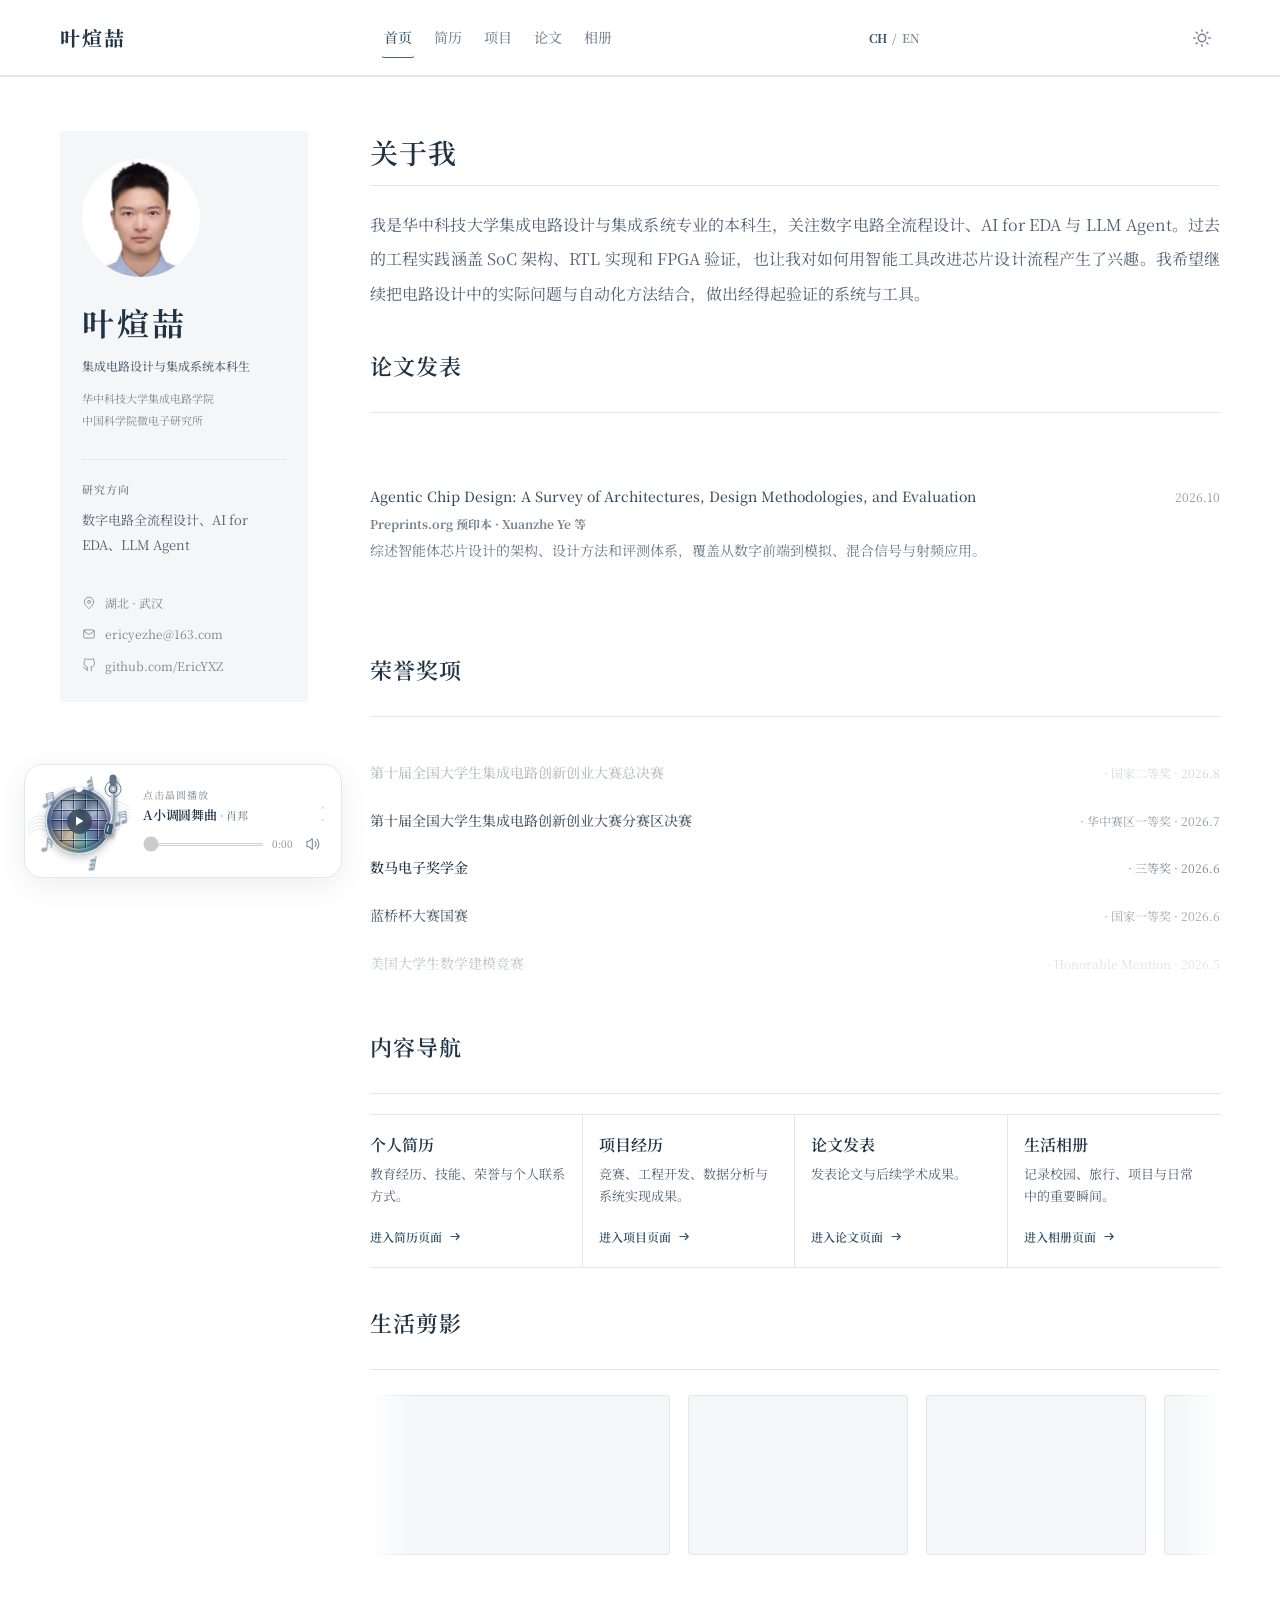
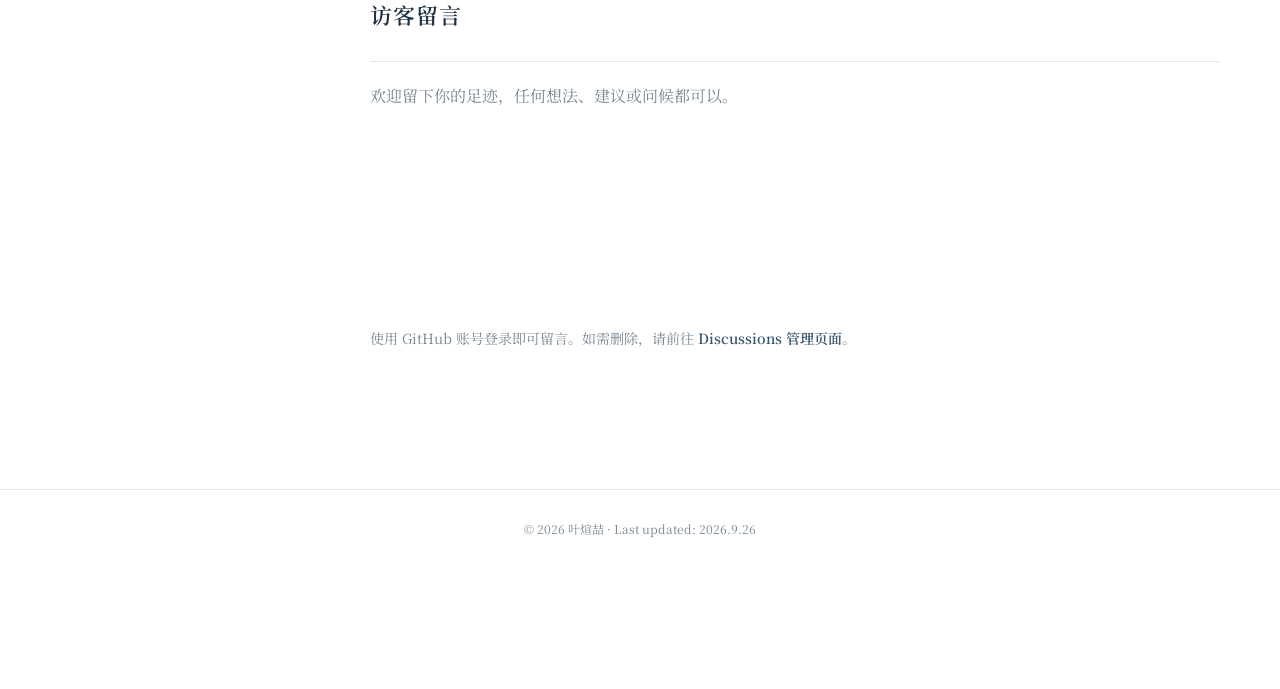
<file: index.html>
<!doctype html>
<html lang="zh-CN">
<head>
  <meta charset="utf-8">
  <meta name="viewport" content="width=device-width, initial-scale=1">
  <title>叶煊喆 | 个人主页</title>
  <meta name="description" content="叶煊喆的个人主页 — 华中科技大学集成电路学院本科生，关注数字电路全流程设计、AI for EDA 与 LLM Agent。">
  <meta name="keywords" content="叶煊喆,集成电路,FPGA,Verilog,HUST,华中科技大学,AI for EDA,LLM Agent">
  <meta name="author" content="叶煊喆">
  <link rel="alternate" hreflang="zh-CN" href="https://ericyxz.github.io/">
  <link rel="alternate" hreflang="en" href="https://ericyxz.github.io/en/">

  <!-- Open Graph -->
  <meta property="og:title" content="叶煊喆 | 个人主页">
  <meta property="og:description" content="华中科技大学集成电路学院本科生 | 学习者 / 研究者 / 工程实践者">
  <meta property="og:type" content="website">
  <meta property="og:url" content="https://ericyxz.github.io">
  <meta property="og:image" content="https://ericyxz.github.io/assets/img/profile-photo.jpg">

  <!-- Favicon -->
  <link rel="icon" type="image/svg+xml" href="/assets/img/favicon.svg">

  <!-- Fonts Preconnect -->
  <link rel="preconnect" href="https://fonts.googleapis.com">
  <link rel="preconnect" href="https://fonts.gstatic.com" crossorigin>

  <script>
    // Resolve the theme before painting the page.
    (function () {
      var theme;
      try { theme = localStorage.getItem('theme'); } catch (_) {}
      if (theme !== 'light' && theme !== 'dark') {
        theme = window.matchMedia('(prefers-color-scheme: dark)').matches ? 'dark' : 'light';
      }
      document.documentElement.setAttribute('data-theme', theme);
    })();
  </script>
  <link rel="stylesheet" href="/assets/css/style.css?v=20261123-gallery-rows">
  <link rel="stylesheet" href="/assets/css/theme-b.css?v=20260926-b15">
  <link rel="stylesheet" href="/assets/css/music.css?v=20260927-7">
</head>

<body>
  <header class="site-header">
    <div class="nav-wrap">
      <a class="brand" href="/">叶煊喆</a>

      <button class="hamburger" aria-label="菜单" aria-expanded="false">
        <span></span><span></span><span></span>
      </button>

      <nav class="nav" aria-label="主导航">
        <a class="active" href="/">首页</a>
        <a href="/cv/">简历</a>
        <a href="/projects/">项目</a>
        <a href="/publications/">论文</a>
        <a href="/gallery/">相册</a>
      </nav>

      <div class="language-switch" aria-label="语言切换">
        <span class="active" aria-current="page">CH</span>
        <span aria-hidden="true">/</span>
        <a href="/en/" lang="en" hreflang="en">EN</a>
      </div>

      <button class="theme-toggle" aria-label="切换主题">
        <svg class="icon-sun" viewBox="0 0 24 24"><circle cx="12" cy="12" r="5"/><line x1="12" y1="1" x2="12" y2="3"/><line x1="12" y1="21" x2="12" y2="23"/><line x1="4.22" y1="4.22" x2="5.64" y2="5.64"/><line x1="18.36" y1="18.36" x2="19.78" y2="19.78"/><line x1="1" y1="12" x2="3" y2="12"/><line x1="21" y1="12" x2="23" y2="12"/><line x1="4.22" y1="19.78" x2="5.64" y2="18.36"/><line x1="18.36" y1="5.64" x2="19.78" y2="4.22"/></svg>
        <svg class="icon-moon" viewBox="0 0 24 24" style="display:none"><path d="M21 12.79A9 9 0 1 1 11.21 3 7 7 0 0 0 21 12.79z"/></svg>
      </button>
    </div>

  </header>

  <main class="home-main">
    <div class="container academic-home-layout">
      <aside class="academic-profile reveal" aria-label="个人基本信息">
        <img class="profile-avatar" src="/assets/img/profile-photo.jpg" alt="叶煊喆的证件照" width="180" height="180">
        <h1>叶煊喆</h1>
        <p class="profile-role">集成电路设计与集成系统本科生</p>
        <p class="profile-affiliation"><span class="affiliation-line"><a href="https://ic.hust.edu.cn/" target="_blank" rel="noopener noreferrer">华中科技大学集成电路学院</a></span><br><a href="https://www.ime.ac.cn/" target="_blank" rel="noopener noreferrer">中国科学院微电子研究所</a></p>

        <dl class="profile-facts">
          <div>
            <dt>研究方向</dt>
            <dd>数字电路全流程设计、AI for EDA、LLM Agent</dd>
          </div>
        </dl>

        <div class="profile-contact" aria-label="联系方式">
          <a class="profile-contact-item" href="https://maps.google.com/?q=Wuhan,Hubei,China" target="_blank" rel="noopener noreferrer">
            <svg aria-hidden="true" viewBox="0 0 24 24"><path d="M20 10c0 5-8 12-8 12S4 15 4 10a8 8 0 1 1 16 0Z"/><circle cx="12" cy="10" r="2.5"/></svg>
            <span>湖北 · 武汉</span>
          </a>
          <a class="profile-contact-item" href="mailto:ericyezhe@163.com">
            <svg aria-hidden="true" viewBox="0 0 24 24"><rect x="3" y="5" width="18" height="14" rx="2"/><polyline points="3 7 12 13 21 7"/></svg>
            <span>ericyezhe@163.com</span>
          </a>
          <a class="profile-contact-item" href="https://github.com/EricYXZ" target="_blank" rel="noopener noreferrer">
            <svg aria-hidden="true" viewBox="0 0 24 24"><path d="M9 19c-5 1.5-5-2.5-7-3m14 6v-3.87a3.37 3.37 0 0 0-.94-2.61c3.14-.35 6.44-1.54 6.44-7A5.44 5.44 0 0 0 20 4.77 5.07 5.07 0 0 0 19.91 1S18.73.65 16 2.48a13.38 13.38 0 0 0-7 0C6.27.65 5.09 1 5.09 1A5.07 5.07 0 0 0 5 4.77a5.44 5.44 0 0 0-1.5 3.78c0 5.42 3.3 6.61 6.44 7A3.37 3.37 0 0 0 9 18.13V22"/></svg>
            <span>github.com/EricYXZ</span>
          </a>
        </div>
      </aside>

      <div class="academic-home-content">
        <section class="home-section intro-band">
          <div class="home-about reveal">
            <div class="section-heading">
              <h2>关于我</h2>
            </div>
        <p class="lead">
          我是华中科技大学集成电路设计与集成系统专业的本科生，关注数字电路全流程设计、AI for EDA 与 LLM Agent。过去的工程实践涵盖 SoC 架构、RTL 实现和 FPGA 验证，也让我对如何用智能工具改进芯片设计流程产生了兴趣。我希望继续把电路设计中的实际问题与自动化方法结合，做出经得起验证的系统与工具。
        </p>
          </div>
        </section>

        <section class="section">
          <div class="section-heading reveal">
            <h2>论文发表</h2>
          </div>
          <div class="home-publications-list reveal" aria-label="论文列表" tabindex="0">
            <article class="home-publication-item">
              <div class="entry-header">
                <p class="entry-title"><a href="/publications/">Agentic Chip Design: A Survey of Architectures, Design Methodologies, and Evaluation</a></p>
                <span class="date">2026.10</span>
              </div>
              <p class="organization">Preprints.org 预印本 · Xuanzhe Ye 等</p>
              <p>综述智能体芯片设计的架构、设计方法和评测体系，覆盖从数字前端到模拟、混合信号与射频应用。</p>
            </article>
          </div>
        </section>

        <section class="section">
          <div class="section-heading reveal">
            <h2>荣誉奖项</h2>
          </div>
          <ul class="home-honors-list reveal">
            <li><a class="honor-name" href="/assets/certificates/integrated-circuit-national-final-2026.jpg" target="_blank" rel="noopener noreferrer">第十届全国大学生集成电路创新创业大赛总决赛</a><span class="honor-result">国家二等奖 · 2026.8</span></li>
            <li><a class="honor-name" href="/assets/certificates/integrated-circuit-innovation-entrepreneurship-2026.jpg" target="_blank" rel="noopener noreferrer">第十届全国大学生集成电路创新创业大赛分赛区决赛</a><span class="honor-result">华中赛区一等奖 · 2026.7</span></li>
            <li><span class="honor-name">数马电子奖学金</span><span class="honor-result">三等奖 · 2026.6</span></li>
            <li><a class="honor-name" href="/assets/certificates/lanqiao-national-2026.jpg" target="_blank" rel="noopener noreferrer">蓝桥杯大赛国赛</a><span class="honor-result">国家一等奖 · 2026.6</span></li>
            <li><a class="honor-name" href="/assets/certificates/comap-2026.jpg" target="_blank" rel="noopener noreferrer">美国大学生数学建模竞赛</a><span class="honor-result">Honorable Mention · 2026.5</span></li>
            <li><a class="honor-name" href="/assets/certificates/lanqiao-provincial-2026.jpg" target="_blank" rel="noopener noreferrer">蓝桥杯大赛省赛</a><span class="honor-result">省级一等奖 · 2026.4</span></li>
            <li><a class="honor-name" href="/assets/certificates/embedded-chip-contest-2025.jpg" target="_blank" rel="noopener noreferrer">全国大学生嵌入式芯片与系统设计竞赛</a><span class="honor-result">国家三等奖 · 2025.12</span></li>
            <li><a class="honor-name" href="/assets/certificates/merit-student-2025.jpg" target="_blank" rel="noopener noreferrer">三好学生</a><span class="honor-result">校级三好学生 · 2025.9</span></li>
            <li><a class="honor-name" href="/assets/certificates/outstanding-league-member-2025.jpg" target="_blank" rel="noopener noreferrer">优秀共青团员</a><span class="honor-result">校级优秀共青团员 · 2025.5</span></li>
            <li><a class="honor-name" href="/assets/certificates/math-modeling-2024.jpg" target="_blank" rel="noopener noreferrer">全国大学生数学建模竞赛</a><span class="honor-result">省级三等奖 · 2024.12</span></li>
            <li><a class="honor-name" href="/assets/certificates/math-contest-2024.jpg" target="_blank" rel="noopener noreferrer">全国大学生数学竞赛</a><span class="honor-result">省级一等奖 · 2024.12</span></li>
            <li><a class="honor-name" href="/assets/certificates/self-improvement-scholarship-2024.jpg" target="_blank" rel="noopener noreferrer">自强奋进奖学金</a><span class="honor-result">人民奖学金 · 2024.9</span></li>
            <li><a class="honor-name" href="/assets/certificates/science-innovation-scholarship-2024.jpg" target="_blank" rel="noopener noreferrer">科技创新奖学金</a><span class="honor-result">人民奖学金 · 2024.9</span></li>
            <li><a class="honor-name" href="/assets/certificates/english-contest-2024.jpg" target="_blank" rel="noopener noreferrer">全国大学生英语竞赛</a><span class="honor-result">国家二等奖 · 2024.5</span></li>
            <li><a class="honor-name" href="https://www.jxphys.cn/news/jxphys_5b043e340ca04b468234b25cc51f2a4a.html" target="_blank" rel="noopener noreferrer">第39届全国中学生物理竞赛（江西赛区）复赛</a><span class="honor-result">省级一等奖 · 2022.10</span></li>
            <li><a class="honor-name" href="https://panpearl-phys.hkust.edu.hk/files/result_2021/PanPhO2021_Mechanics_FirstPrize.pdf" target="_blank" rel="noopener noreferrer">泛珠三角物理奥林匹克（PanPhO）力学基础试</a><span class="honor-result">一等奖 · 2021.5</span></li>
          </ul>
        </section>

        <section class="section">
      <div class="section-heading reveal">
        <h2>内容导航</h2>
      </div>

      <div class="card-grid home-card-grid">
        <a class="card reveal reveal-delay-1" href="/cv/">
          <span class="card-icon">
            <svg viewBox="0 0 24 24"><rect x="2" y="3" width="20" height="18" rx="2"/><line x1="6" y1="8" x2="18" y2="8"/><line x1="6" y1="12" x2="18" y2="12"/><line x1="6" y1="16" x2="12" y2="16"/></svg>
          </span>
          <h3>个人简历</h3>
          <p>教育经历、技能、荣誉与个人联系方式。</p>
          <span class="card-link">进入简历页面<svg class="card-link-arrow" aria-hidden="true" viewBox="0 0 20 20"><path d="M4 10h11m-4-4 4 4-4 4"/></svg></span>
        </a>

        <a class="card reveal reveal-delay-2" href="/projects/">
          <span class="card-icon">
            <svg viewBox="0 0 24 24"><polyline points="16 18 22 12 16 6"/><polyline points="8 6 2 12 8 18"/></svg>
          </span>
          <h3>项目经历</h3>
          <p>竞赛、工程开发、数据分析与系统实现成果。</p>
          <span class="card-link">进入项目页面<svg class="card-link-arrow" aria-hidden="true" viewBox="0 0 20 20"><path d="M4 10h11m-4-4 4 4-4 4"/></svg></span>
        </a>

        <a class="card reveal reveal-delay-3" href="/publications/">
          <span class="card-icon">
            <svg viewBox="0 0 24 24"><path d="M9.5 2A2.5 2.5 0 0 1 12 4.5v15a2.5 2.5 0 0 1-4.96.32L7 19.5V4.5A2.5 2.5 0 0 1 9.5 2z"/><path d="M14.5 2A2.5 2.5 0 0 0 12 4.5v15a2.5 2.5 0 0 0 4.96.32L17 19.5V4.5A2.5 2.5 0 0 0 14.5 2z"/></svg>
          </span>
          <h3>论文发表</h3>
          <p>发表论文与后续学术成果。</p>
          <span class="card-link">进入论文页面<svg class="card-link-arrow" aria-hidden="true" viewBox="0 0 20 20"><path d="M4 10h11m-4-4 4 4-4 4"/></svg></span>
        </a>

        <a class="card reveal reveal-delay-4" href="/gallery/">
          <span class="card-icon">
            <svg viewBox="0 0 24 24"><rect x="2" y="3" width="20" height="16" rx="2"/><circle cx="8.5" cy="8.5" r="1.5"/><polyline points="21 15 16 10 5 21"/></svg>
          </span>
          <h3>生活相册</h3>
          <p>记录校园、旅行、项目与日常中的重要瞬间。</p>
          <span class="card-link">进入相册页面<svg class="card-link-arrow" aria-hidden="true" viewBox="0 0 20 20"><path d="M4 10h11m-4-4 4 4-4 4"/></svg></span>
        </a>
      </div>
        </section>

        <section class="section">
          <div class="section-heading reveal">
            <h2>生活剪影</h2>
          </div>
          <div class="snapshot-marquee reveal" aria-label="六张生活剪影占位图，可使用滚轮横向浏览" tabindex="0">
            <div class="snapshot-track">
              <div class="snapshot-card snapshot-card--wide" role="img" aria-label="生活剪影占位图 1"></div>
              <div class="snapshot-card" role="img" aria-label="生活剪影占位图 2"></div>
              <div class="snapshot-card" role="img" aria-label="生活剪影占位图 3"></div>
              <div class="snapshot-card snapshot-card--wide" role="img" aria-label="生活剪影占位图 4"></div>
              <div class="snapshot-card" role="img" aria-label="生活剪影占位图 5"></div>
              <div class="snapshot-card" role="img" aria-label="生活剪影占位图 6"></div>
              <div class="snapshot-card snapshot-card--wide" aria-hidden="true"></div>
              <div class="snapshot-card" aria-hidden="true"></div>
              <div class="snapshot-card" aria-hidden="true"></div>
              <div class="snapshot-card snapshot-card--wide" aria-hidden="true"></div>
              <div class="snapshot-card" aria-hidden="true"></div>
              <div class="snapshot-card" aria-hidden="true"></div>
            </div>
          </div>
        </section>

    <!-- 留言区 -->
        <section class="section">
      <div class="section-heading reveal">
        <h2>访客留言</h2>
      </div>
      <p class="reveal guestbook-intro">欢迎留下你的足迹，任何想法、建议或问候都可以。</p>
      <div class="reveal giscus-shell" id="giscus-container"></div>
      <p class="reveal guestbook-note">
        使用 GitHub 账号登录即可留言。如需删除，请前往
        <a class="text-link" href="https://github.com/EricYXZ/EricYXZ.github.io/discussions/categories/guestbook" target="_blank" rel="noopener noreferrer">Discussions 管理页面</a>。
      </p>
        </section>
      </div>
    </div>
  </main>

  <button class="back-to-top" aria-label="回到顶部">↑</button>

  <footer class="site-footer">
    <div>© 2026 叶煊喆 · Last updated: 2026.9.26</div>
    <div class="visitor-stats" id="busuanzi_container_site_pv" style="display:none;">
      累计访问 <span id="busuanzi_value_site_pv"></span> 次 · 累计访客 <span id="busuanzi_value_site_uv"></span> 人
    </div>
  </footer>

  <script src="/assets/js/main.js?v=20260926-b4"></script>
  <script async src="https://busuanzi.ibruce.info/busuanzi/2.3/busuanzi.pure.mini.js"></script>
  <script src="/assets/js/navigation.js?v=20260928-1"></script>
  <script src="/assets/js/music.js?v=20260928-9"></script>
</body>
</html>
</file>
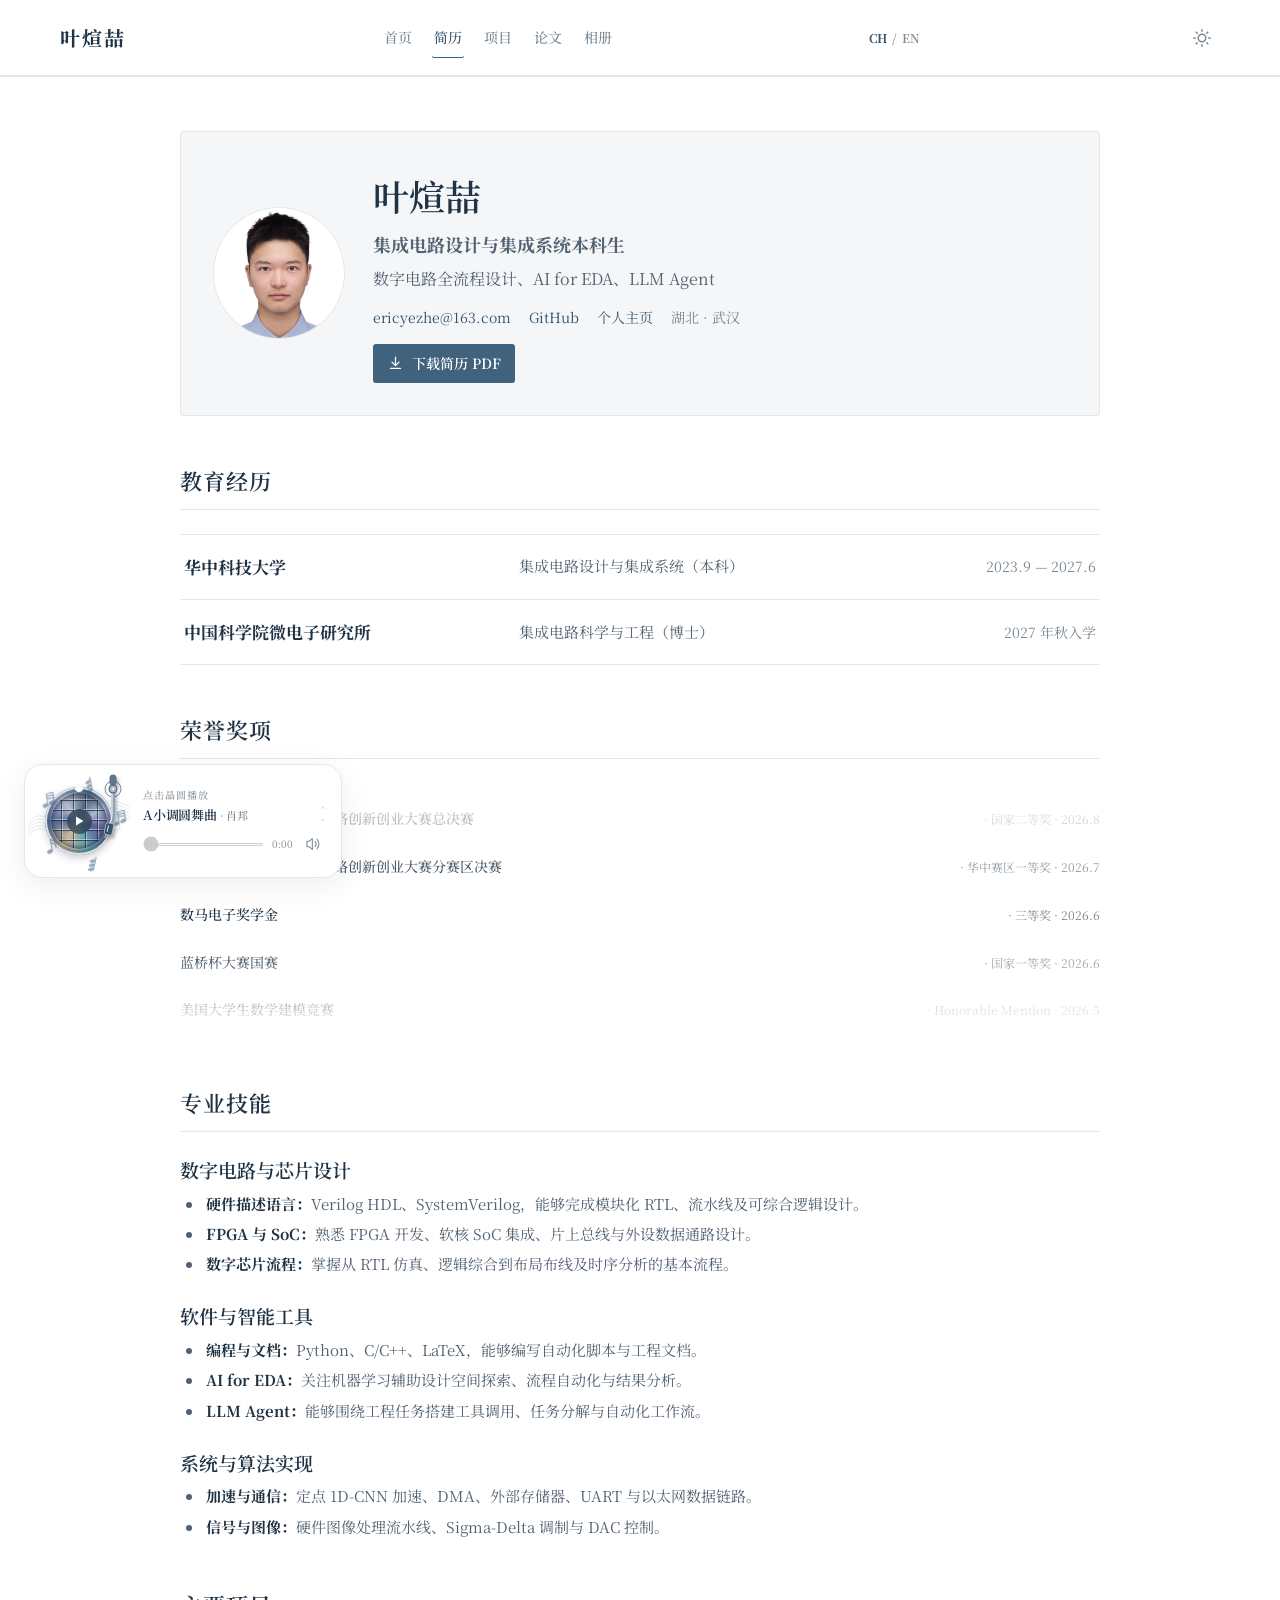
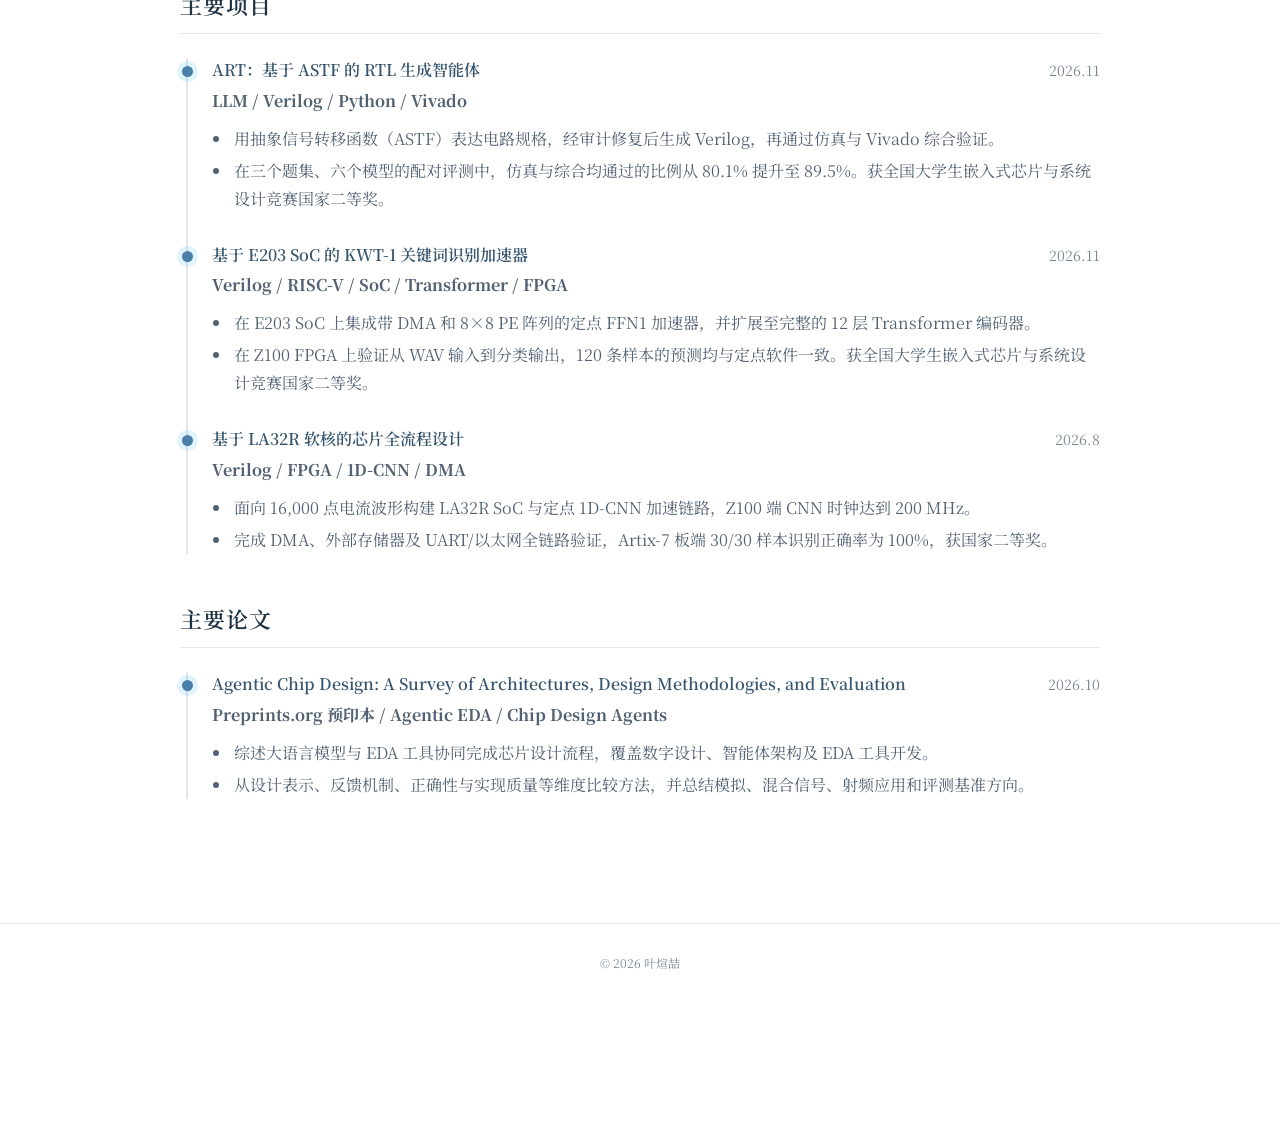
<file: cv/index.html>
<!doctype html>
<html lang="zh-CN">
<head>
  <meta charset="utf-8">
  <meta name="viewport" content="width=device-width, initial-scale=1">
  <title>叶煊喆 | 个人简历</title>
  <meta name="description" content="叶煊喆的个人简历 — 华中科技大学集成电路学院本科生，教育经历、技能、荣誉与主要项目。">
  <link rel="alternate" hreflang="zh-CN" href="https://ericyxz.github.io/cv/">
  <link rel="alternate" hreflang="en" href="https://ericyxz.github.io/en/cv/">
  <link rel="icon" type="image/svg+xml" href="/assets/img/favicon.svg">
  <link rel="preconnect" href="https://fonts.googleapis.com">
  <link rel="preconnect" href="https://fonts.gstatic.com" crossorigin>
  <script>
    // Resolve the theme before painting the page.
    (function () {
      var theme;
      try { theme = localStorage.getItem('theme'); } catch (_) {}
      if (theme !== 'light' && theme !== 'dark') {
        theme = window.matchMedia('(prefers-color-scheme: dark)').matches ? 'dark' : 'light';
      }
      document.documentElement.setAttribute('data-theme', theme);
    })();
  </script>
  <link rel="stylesheet" href="/assets/css/style.css?v=20261123-gallery-rows">
  <link rel="stylesheet" href="/assets/css/theme-b.css?v=20260926-b15">
  <link rel="stylesheet" href="/assets/css/music.css?v=20260927-7">
</head>
<body class="cv-page">
  <header class="site-header">
    <canvas id="particle-canvas"></canvas>
    <div class="nav-wrap">
      <a class="brand" href="/">叶煊喆</a>
      <button class="hamburger" aria-label="菜单" aria-expanded="false"><span></span><span></span><span></span></button>
      <nav class="nav"><a href="/">首页</a><a class="active" href="/cv/">简历</a><a href="/projects/">项目</a><a href="/publications/">论文</a><a href="/gallery/">相册</a></nav>
      <div class="language-switch" aria-label="语言切换"><span class="active" aria-current="page">CH</span><span aria-hidden="true">/</span><a href="/en/cv/" lang="en" hreflang="en">EN</a></div>
      <button class="theme-toggle" aria-label="切换主题"><svg class="icon-sun" viewBox="0 0 24 24"><circle cx="12" cy="12" r="5"/><line x1="12" y1="1" x2="12" y2="3"/><line x1="12" y1="21" x2="12" y2="23"/><line x1="4.22" y1="4.22" x2="5.64" y2="5.64"/><line x1="18.36" y1="18.36" x2="19.78" y2="19.78"/><line x1="1" y1="12" x2="3" y2="12"/><line x1="21" y1="12" x2="23" y2="12"/><line x1="4.22" y1="19.78" x2="5.64" y2="18.36"/><line x1="18.36" y1="5.64" x2="19.78" y2="4.22"/></svg><svg class="icon-moon" viewBox="0 0 24 24" style="display:none"><path d="M21 12.79A9 9 0 1 1 11.21 3 7 7 0 0 0 21 12.79z"/></svg></button>
    </div>
  </header>

  <main>
    <div class="container cv-single">
      <section class="cv-hero reveal">
        <img class="cv-avatar" src="/assets/img/profile-photo.jpg" alt="叶煊喆的证件照" width="132" height="132">
        <div class="cv-hero-copy">
          <h1 class="page-title">叶煊喆</h1>
          <p class="cv-role">集成电路设计与集成系统本科生</p>
          <p class="page-intro">数字电路全流程设计、AI for EDA、LLM Agent</p>
          <div class="cv-contact-line"><a href="mailto:ericyezhe@163.com">ericyezhe@163.com</a><a href="https://github.com/EricYXZ" target="_blank" rel="noopener noreferrer">GitHub</a><a href="https://ericyxz.github.io" target="_blank" rel="noopener noreferrer">个人主页</a><span>湖北 · 武汉</span></div>
          <a class="button primary cv-download-button" href="/assets/docs/eric-ye-cv-placeholder.pdf" download><svg aria-hidden="true" viewBox="0 0 24 24"><path d="M12 3v12m0 0 5-5m-5 5-5-5M5 19h14"/></svg><span>下载简历 PDF</span></a>
        </div>
      </section>

      <section class="section cv-education">
        <h2>教育经历</h2>
        <div class="cv-education-list">
          <article class="cv-education-item"><h3>华中科技大学</h3><p class="cv-education-major">集成电路设计与集成系统（本科）</p><p class="date">2023.9 — 2027.6</p></article>
          <article class="cv-education-item"><h3>中国科学院微电子研究所</h3><p class="cv-education-major">集成电路科学与工程（博士）</p><p class="date">2027 年秋入学</p></article>
        </div>
      </section>

      <section class="section cv-honors">
        <h2>荣誉奖项</h2>
        <ul class="home-honors-list cv-honors-list">
          <li><a class="honor-name" href="/assets/certificates/integrated-circuit-national-final-2026.jpg" target="_blank" rel="noopener noreferrer">第十届全国大学生集成电路创新创业大赛总决赛</a><span class="honor-result">国家二等奖 · 2026.8</span></li>
          <li><a class="honor-name" href="/assets/certificates/integrated-circuit-innovation-entrepreneurship-2026.jpg" target="_blank" rel="noopener noreferrer">第十届全国大学生集成电路创新创业大赛分赛区决赛</a><span class="honor-result">华中赛区一等奖 · 2026.7</span></li>
          <li><span class="honor-name">数马电子奖学金</span><span class="honor-result">三等奖 · 2026.6</span></li>
          <li><a class="honor-name" href="/assets/certificates/lanqiao-national-2026.jpg" target="_blank" rel="noopener noreferrer">蓝桥杯大赛国赛</a><span class="honor-result">国家一等奖 · 2026.6</span></li>
          <li><a class="honor-name" href="/assets/certificates/comap-2026.jpg" target="_blank" rel="noopener noreferrer">美国大学生数学建模竞赛</a><span class="honor-result">Honorable Mention · 2026.5</span></li>
          <li><a class="honor-name" href="/assets/certificates/lanqiao-provincial-2026.jpg" target="_blank" rel="noopener noreferrer">蓝桥杯大赛省赛</a><span class="honor-result">省级一等奖 · 2026.4</span></li>
          <li><a class="honor-name" href="/assets/certificates/embedded-chip-contest-2025.jpg" target="_blank" rel="noopener noreferrer">全国大学生嵌入式芯片与系统设计竞赛</a><span class="honor-result">国家三等奖 · 2025.12</span></li>
          <li><a class="honor-name" href="/assets/certificates/merit-student-2025.jpg" target="_blank" rel="noopener noreferrer">三好学生</a><span class="honor-result">校级三好学生 · 2025.9</span></li>
          <li><a class="honor-name" href="/assets/certificates/outstanding-league-member-2025.jpg" target="_blank" rel="noopener noreferrer">优秀共青团员</a><span class="honor-result">校级优秀共青团员 · 2025.5</span></li>
          <li><a class="honor-name" href="/assets/certificates/math-modeling-2024.jpg" target="_blank" rel="noopener noreferrer">全国大学生数学建模竞赛</a><span class="honor-result">省级三等奖 · 2024.12</span></li>
          <li><a class="honor-name" href="/assets/certificates/math-contest-2024.jpg" target="_blank" rel="noopener noreferrer">全国大学生数学竞赛</a><span class="honor-result">省级一等奖 · 2024.12</span></li>
          <li><a class="honor-name" href="/assets/certificates/self-improvement-scholarship-2024.jpg" target="_blank" rel="noopener noreferrer">自强奋进奖学金</a><span class="honor-result">人民奖学金 · 2024.9</span></li>
          <li><a class="honor-name" href="/assets/certificates/science-innovation-scholarship-2024.jpg" target="_blank" rel="noopener noreferrer">科技创新奖学金</a><span class="honor-result">人民奖学金 · 2024.9</span></li>
          <li><a class="honor-name" href="/assets/certificates/english-contest-2024.jpg" target="_blank" rel="noopener noreferrer">全国大学生英语竞赛</a><span class="honor-result">国家二等奖 · 2024.5</span></li>
          <li><a class="honor-name" href="https://www.jxphys.cn/news/jxphys_5b043e340ca04b468234b25cc51f2a4a.html" target="_blank" rel="noopener noreferrer">第39届全国中学生物理竞赛（江西赛区）复赛</a><span class="honor-result">省级一等奖 · 2022.10</span></li>
          <li><a class="honor-name" href="https://panpearl-phys.hkust.edu.hk/files/result_2021/PanPhO2021_Mechanics_FirstPrize.pdf" target="_blank" rel="noopener noreferrer">泛珠三角物理奥林匹克（PanPhO）力学基础试</a><span class="honor-result">一等奖 · 2021.5</span></li>
        </ul>
      </section>

      <section class="section cv-skills">
        <h2>专业技能</h2>
        <div class="cv-skill-groups">
          <section class="cv-skill-group">
            <h3>数字电路与芯片设计</h3>
            <ul class="cv-skill-list">
              <li><strong>硬件描述语言：</strong>Verilog HDL、SystemVerilog，能够完成模块化 RTL、流水线及可综合逻辑设计。</li>
              <li><strong>FPGA 与 SoC：</strong>熟悉 FPGA 开发、软核 SoC 集成、片上总线与外设数据通路设计。</li>
              <li><strong>数字芯片流程：</strong>掌握从 RTL 仿真、逻辑综合到布局布线及时序分析的基本流程。</li>
            </ul>
          </section>
          <section class="cv-skill-group">
            <h3>软件与智能工具</h3>
            <ul class="cv-skill-list">
              <li><strong>编程与文档：</strong>Python、C/C++、LaTeX，能够编写自动化脚本与工程文档。</li>
              <li><strong>AI for EDA：</strong>关注机器学习辅助设计空间探索、流程自动化与结果分析。</li>
              <li><strong>LLM Agent：</strong>能够围绕工程任务搭建工具调用、任务分解与自动化工作流。</li>
            </ul>
          </section>
          <section class="cv-skill-group">
            <h3>系统与算法实现</h3>
            <ul class="cv-skill-list">
              <li><strong>加速与通信：</strong>定点 1D-CNN 加速、DMA、外部存储器、UART 与以太网数据链路。</li>
              <li><strong>信号与图像：</strong>硬件图像处理流水线、Sigma-Delta 调制与 DAC 控制。</li>
            </ul>
          </section>
        </div>
      </section>

      <section class="section cv-projects">
        <h2>主要项目</h2>
        <div class="entry"><div class="entry-header"><p class="entry-title"><a href="https://github.com/PilgrimClownester/48964_rtlagent" target="_blank" rel="noopener noreferrer">ART：基于 ASTF 的 RTL 生成智能体</a></p><span class="date">2026.11</span></div><p class="organization">LLM / Verilog / Python / Vivado</p><ul class="cv-project-points"><li>用抽象信号转移函数（ASTF）表达电路规格，经审计修复后生成 Verilog，再通过仿真与 Vivado 综合验证。</li><li>在三个题集、六个模型的配对评测中，仿真与综合均通过的比例从 80.1% 提升至 89.5%。获全国大学生嵌入式芯片与系统设计竞赛国家二等奖。</li></ul></div>
        <div class="entry"><div class="entry-header"><p class="entry-title"><a href="https://github.com/hhaxi/keyword_transfomer_accelerator" target="_blank" rel="noopener noreferrer">基于 E203 SoC 的 KWT-1 关键词识别加速器</a></p><span class="date">2026.11</span></div><p class="organization">Verilog / RISC-V / SoC / Transformer / FPGA</p><ul class="cv-project-points"><li>在 E203 SoC 上集成带 DMA 和 8×8 PE 阵列的定点 FFN1 加速器，并扩展至完整的 12 层 Transformer 编码器。</li><li>在 Z100 FPGA 上验证从 WAV 输入到分类输出，120 条样本的预测均与定点软件一致。获全国大学生嵌入式芯片与系统设计竞赛国家二等奖。</li></ul></div>
        <div class="entry"><div class="entry-header"><p class="entry-title"><a href="https://github.com/EricYXZ/la32r_soc" target="_blank" rel="noopener noreferrer">基于 LA32R 软核的芯片全流程设计</a></p><span class="date">2026.8</span></div><p class="organization">Verilog / FPGA / 1D-CNN / DMA</p><ul class="cv-project-points"><li>面向 16,000 点电流波形构建 LA32R SoC 与定点 1D-CNN 加速链路，Z100 端 CNN 时钟达到 200 MHz。</li><li>完成 DMA、外部存储器及 UART/以太网全链路验证，Artix-7 板端 30/30 样本识别正确率为 100%，获国家二等奖。</li></ul></div>
      </section>

      <section class="section cv-projects cv-publications">
        <h2>主要论文</h2>
        <div class="entry"><div class="entry-header"><p class="entry-title"><a href="https://www.preprints.org/manuscript/202611.0766" target="_blank" rel="noopener noreferrer">Agentic Chip Design: A Survey of Architectures, Design Methodologies, and Evaluation</a></p><span class="date">2026.10</span></div><p class="organization">Preprints.org 预印本 / Agentic EDA / Chip Design Agents</p><ul class="cv-project-points"><li>综述大语言模型与 EDA 工具协同完成芯片设计流程，覆盖数字设计、智能体架构及 EDA 工具开发。</li><li>从设计表示、反馈机制、正确性与实现质量等维度比较方法，并总结模拟、混合信号、射频应用和评测基准方向。</li></ul></div>
      </section>
    </div>
  </main>

  <footer class="site-footer"><div>© 2026 叶煊喆</div><div class="visitor-stats" id="busuanzi_container_site_pv" style="display:none;">累计访问 <span id="busuanzi_value_site_pv"></span> 次 · 累计访客 <span id="busuanzi_value_site_uv"></span> 人</div></footer>
  <script src="/assets/js/main.js?v=20260926-b4"></script><script async src="https://busuanzi.ibruce.info/busuanzi/2.3/busuanzi.pure.mini.js"></script>
  <script src="/assets/js/navigation.js?v=20260928-1"></script>
  <script src="/assets/js/music.js?v=20260928-9"></script>
</body>
</html>
</file>
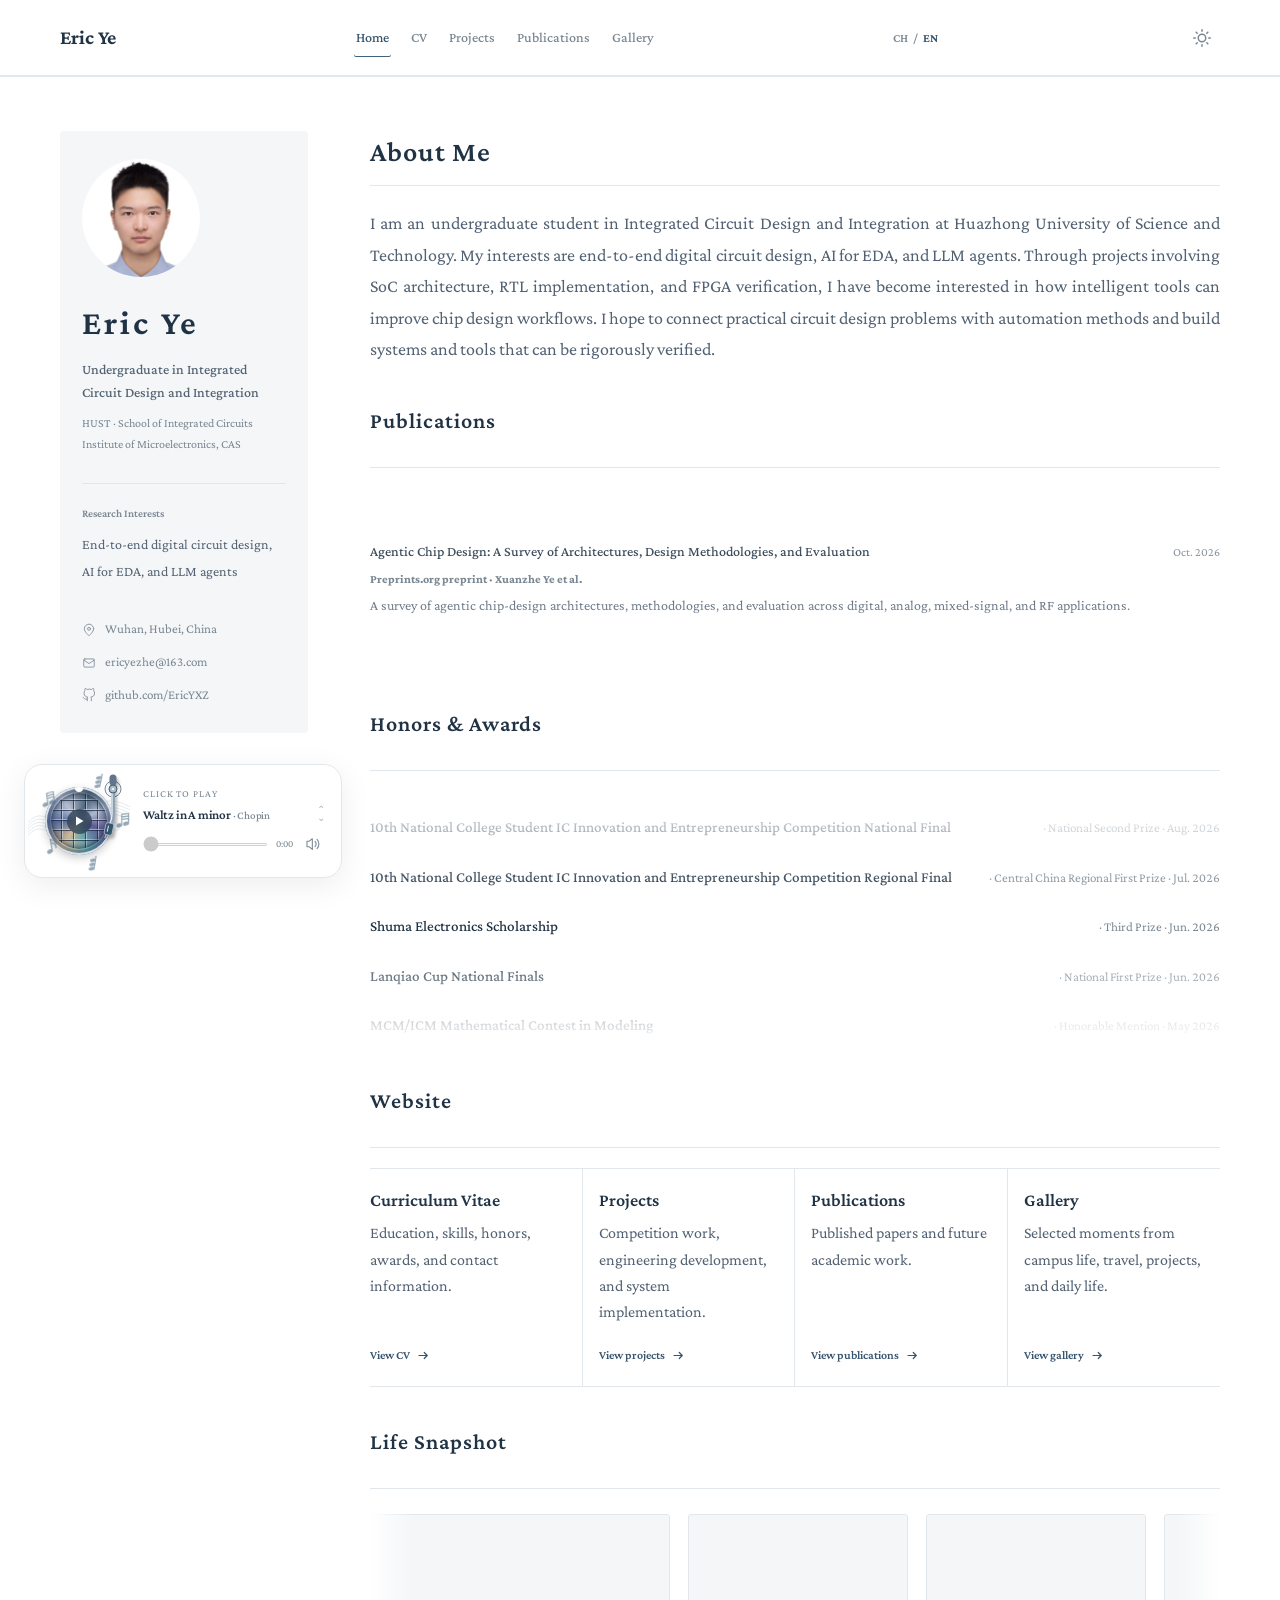
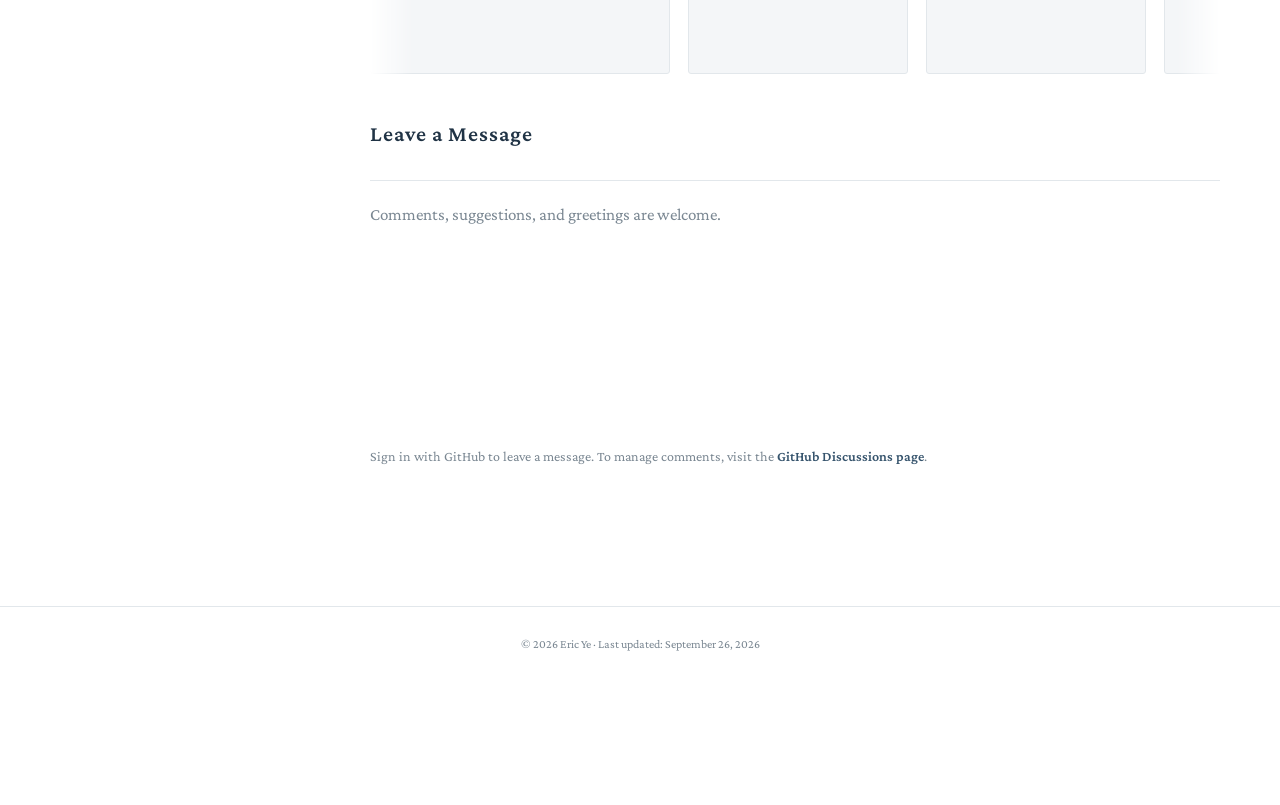
<file: en/index.html>
<!doctype html>
<html lang="en">
<head>
  <meta charset="utf-8">
  <meta name="viewport" content="width=device-width, initial-scale=1">
  <title>Eric Ye | Academic Homepage</title>
  <meta name="description" content="Academic homepage of Eric Ye, an undergraduate student in integrated circuit design at Huazhong University of Science and Technology.">
  <meta name="keywords" content="Eric Ye, integrated circuits, FPGA, Verilog, HUST, AI for EDA, LLM Agent">
  <meta name="author" content="Eric Ye">
  <link rel="canonical" href="https://ericyxz.github.io/en/">
  <link rel="alternate" hreflang="zh-CN" href="https://ericyxz.github.io/">
  <link rel="alternate" hreflang="en" href="https://ericyxz.github.io/en/">

  <meta property="og:title" content="Eric Ye | Academic Homepage">
  <meta property="og:description" content="Undergraduate in integrated circuit design at HUST, interested in end-to-end digital circuit design, AI for EDA, and LLM agents.">
  <meta property="og:type" content="website">
  <meta property="og:url" content="https://ericyxz.github.io/en/">
  <meta property="og:image" content="https://ericyxz.github.io/assets/img/profile-photo.jpg">

  <link rel="icon" type="image/svg+xml" href="/assets/img/favicon.svg">
  <link rel="preconnect" href="https://fonts.googleapis.com">
  <link rel="preconnect" href="https://fonts.gstatic.com" crossorigin>
  <link href="https://fonts.googleapis.com/css2?family=Crimson+Pro:ital,wght@0,400;0,500;0,600;1,500;1,600&display=swap" rel="stylesheet">
  <script>
    // Resolve the theme before painting the page.
    (function () {
      var theme;
      try { theme = localStorage.getItem('theme'); } catch (_) {}
      if (theme !== 'light' && theme !== 'dark') {
        theme = window.matchMedia('(prefers-color-scheme: dark)').matches ? 'dark' : 'light';
      }
      document.documentElement.setAttribute('data-theme', theme);
    })();
  </script>
  <link rel="stylesheet" href="/assets/css/style.css?v=20261123-gallery-rows">
  <link rel="stylesheet" href="/assets/css/theme-b.css?v=20260926-b15">
  <link rel="stylesheet" href="/assets/css/music.css?v=20260927-7">
</head>

<body class="english-home">
  <header class="site-header">
    <div class="nav-wrap">
      <a class="brand" href="/en/">Eric Ye</a>

      <button class="hamburger" aria-label="Menu" aria-expanded="false">
        <span></span><span></span><span></span>
      </button>

      <nav class="nav" aria-label="Main navigation">
        <a class="active" href="/en/">Home</a>
        <a href="/en/cv/">CV</a>
        <a href="/en/projects/">Projects</a>
        <a href="/en/publications/">Publications</a>
        <a href="/en/gallery/">Gallery</a>
      </nav>

      <div class="language-switch" aria-label="Language">
        <a href="/" lang="zh-CN" hreflang="zh-CN">CH</a>
        <span aria-hidden="true">/</span>
        <span class="active" aria-current="page">EN</span>
      </div>

      <button class="theme-toggle" aria-label="Toggle theme">
        <svg class="icon-sun" viewBox="0 0 24 24"><circle cx="12" cy="12" r="5"/><line x1="12" y1="1" x2="12" y2="3"/><line x1="12" y1="21" x2="12" y2="23"/><line x1="4.22" y1="4.22" x2="5.64" y2="5.64"/><line x1="18.36" y1="18.36" x2="19.78" y2="19.78"/><line x1="1" y1="12" x2="3" y2="12"/><line x1="21" y1="12" x2="23" y2="12"/><line x1="4.22" y1="19.78" x2="5.64" y2="18.36"/><line x1="18.36" y1="5.64" x2="19.78" y2="4.22"/></svg>
        <svg class="icon-moon" viewBox="0 0 24 24" style="display:none"><path d="M21 12.79A9 9 0 1 1 11.21 3 7 7 0 0 0 21 12.79z"/></svg>
      </button>
    </div>
  </header>

  <main class="home-main">
    <div class="container academic-home-layout">
      <aside class="academic-profile reveal" aria-label="Profile">
        <img class="profile-avatar" src="/assets/img/profile-photo.jpg" alt="Portrait of Eric Ye" width="180" height="180">
        <h1>Eric Ye</h1>
        <p class="profile-role">Undergraduate in Integrated Circuit Design and Integration</p>
        <p class="profile-affiliation"><span class="affiliation-line"><a href="https://ic.hust.edu.cn/" target="_blank" rel="noopener noreferrer">HUST · School of Integrated Circuits</a></span><br><a href="https://english.ime.cas.cn/" target="_blank" rel="noopener noreferrer">Institute of Microelectronics, CAS</a></p>

        <dl class="profile-facts">
          <div>
            <dt>Research Interests</dt>
            <dd>End-to-end digital circuit design, AI for EDA, and LLM agents</dd>
          </div>
        </dl>

        <div class="profile-contact" aria-label="Contact information">
          <a class="profile-contact-item" href="https://maps.google.com/?q=Wuhan,Hubei,China" target="_blank" rel="noopener noreferrer">
            <svg aria-hidden="true" viewBox="0 0 24 24"><path d="M20 10c0 5-8 12-8 12S4 15 4 10a8 8 0 1 1 16 0Z"/><circle cx="12" cy="10" r="2.5"/></svg>
            <span>Wuhan, Hubei, China</span>
          </a>
          <a class="profile-contact-item" href="mailto:ericyezhe@163.com">
            <svg aria-hidden="true" viewBox="0 0 24 24"><rect x="3" y="5" width="18" height="14" rx="2"/><polyline points="3 7 12 13 21 7"/></svg>
            <span>ericyezhe@163.com</span>
          </a>
          <a class="profile-contact-item" href="https://github.com/EricYXZ" target="_blank" rel="noopener noreferrer">
            <svg aria-hidden="true" viewBox="0 0 24 24"><path d="M9 19c-5 1.5-5-2.5-7-3m14 6v-3.87a3.37 3.37 0 0 0-.94-2.61c3.14-.35 6.44-1.54 6.44-7A5.44 5.44 0 0 0 20 4.77 5.07 5.07 0 0 0 19.91 1S18.73.65 16 2.48a13.38 13.38 0 0 0-7 0C6.27.65 5.09 1 5.09 1A5.07 5.07 0 0 0 5 4.77a5.44 5.44 0 0 0-1.5 3.78c0 5.42 3.3 6.61 6.44 7A3.37 3.37 0 0 0 9 18.13V22"/></svg>
            <span>github.com/EricYXZ</span>
          </a>
        </div>
      </aside>

      <div class="academic-home-content">
        <section class="home-section intro-band">
          <div class="home-about reveal">
            <div class="section-heading">
              <h2>About Me</h2>
            </div>
            <p class="lead">
              I am an undergraduate student in Integrated Circuit Design and Integration at Huazhong University of Science and Technology. My interests are end-to-end digital circuit design, AI for EDA, and LLM agents. Through projects involving SoC architecture, RTL implementation, and FPGA verification, I have become interested in how intelligent tools can improve chip design workflows. I hope to connect practical circuit design problems with automation methods and build systems and tools that can be rigorously verified.
            </p>
          </div>
        </section>

        <section class="section">
          <div class="section-heading reveal">
            <h2>Publications</h2>
          </div>
          <div class="home-publications-list reveal" aria-label="Publication list" tabindex="0">
            <article class="home-publication-item">
              <div class="entry-header">
                <p class="entry-title"><a href="/en/publications/">Agentic Chip Design: A Survey of Architectures, Design Methodologies, and Evaluation</a></p>
                <span class="date">Oct. 2026</span>
              </div>
              <p class="organization">Preprints.org preprint · Xuanzhe Ye et al.</p>
              <p>A survey of agentic chip-design architectures, methodologies, and evaluation across digital, analog, mixed-signal, and RF applications.</p>
            </article>
          </div>
        </section>

        <section class="section">
          <div class="section-heading reveal">
            <h2>Honors &amp; Awards</h2>
          </div>
          <ul class="home-honors-list reveal">
            <li><a class="honor-name" href="/assets/certificates/integrated-circuit-national-final-2026.jpg" target="_blank" rel="noopener noreferrer">10th National College Student IC Innovation and Entrepreneurship Competition National Final</a><span class="honor-result">National Second Prize · Aug. 2026</span></li>
            <li><a class="honor-name" href="/assets/certificates/integrated-circuit-innovation-entrepreneurship-2026.jpg" target="_blank" rel="noopener noreferrer">10th National College Student IC Innovation and Entrepreneurship Competition Regional Final</a><span class="honor-result">Central China Regional First Prize · Jul. 2026</span></li>
            <li><span class="honor-name">Shuma Electronics Scholarship</span><span class="honor-result">Third Prize · Jun. 2026</span></li>
            <li><a class="honor-name" href="/assets/certificates/lanqiao-national-2026.jpg" target="_blank" rel="noopener noreferrer">Lanqiao Cup National Finals</a><span class="honor-result">National First Prize · Jun. 2026</span></li>
            <li><a class="honor-name" href="/assets/certificates/comap-2026.jpg" target="_blank" rel="noopener noreferrer">MCM/ICM Mathematical Contest in Modeling</a><span class="honor-result">Honorable Mention · May 2026</span></li>
            <li><a class="honor-name" href="/assets/certificates/lanqiao-provincial-2026.jpg" target="_blank" rel="noopener noreferrer">Lanqiao Cup Provincial Contest</a><span class="honor-result">Provincial First Prize · Apr. 2026</span></li>
            <li><a class="honor-name" href="/assets/certificates/embedded-chip-contest-2025.jpg" target="_blank" rel="noopener noreferrer">National College Student Embedded Chip and System Design Competition</a><span class="honor-result">National Third Prize · Dec. 2025</span></li>
            <li><a class="honor-name" href="/assets/certificates/merit-student-2025.jpg" target="_blank" rel="noopener noreferrer">Merit Student</a><span class="honor-result">University-level Merit Student · Sep. 2025</span></li>
            <li><a class="honor-name" href="/assets/certificates/outstanding-league-member-2025.jpg" target="_blank" rel="noopener noreferrer">Outstanding Communist Youth League Member</a><span class="honor-result">University-level Outstanding League Member · May 2025</span></li>
            <li><a class="honor-name" href="/assets/certificates/math-modeling-2024.jpg" target="_blank" rel="noopener noreferrer">China Undergraduate Mathematical Contest in Modeling</a><span class="honor-result">Provincial Third Prize · Dec. 2024</span></li>
            <li><a class="honor-name" href="/assets/certificates/math-contest-2024.jpg" target="_blank" rel="noopener noreferrer">National College Student Mathematics Competition</a><span class="honor-result">Provincial First Prize · Dec. 2024</span></li>
            <li><a class="honor-name" href="/assets/certificates/self-improvement-scholarship-2024.jpg" target="_blank" rel="noopener noreferrer">Self-Improvement Scholarship</a><span class="honor-result">People&#x27;s Scholarship · Sep. 2024</span></li>
            <li><a class="honor-name" href="/assets/certificates/science-innovation-scholarship-2024.jpg" target="_blank" rel="noopener noreferrer">Science and Technology Innovation Scholarship</a><span class="honor-result">People&#x27;s Scholarship · Sep. 2024</span></li>
            <li><a class="honor-name" href="/assets/certificates/english-contest-2024.jpg" target="_blank" rel="noopener noreferrer">National College Student English Competition</a><span class="honor-result">National Second Prize · May 2024</span></li>
            <li><a class="honor-name" href="https://www.jxphys.cn/news/jxphys_5b043e340ca04b468234b25cc51f2a4a.html" target="_blank" rel="noopener noreferrer">39th Chinese Physics Olympiad, Jiangxi Division</a><span class="honor-result">Provincial First Prize · Oct. 2022</span></li>
            <li><a class="honor-name" href="https://panpearl-phys.hkust.edu.hk/files/result_2021/PanPhO2021_Mechanics_FirstPrize.pdf" target="_blank" rel="noopener noreferrer">Pan-Pearl River Delta Physics Olympiad (PanPhO) Mechanics Fundamentals Test</a><span class="honor-result">First Prize · May 2021</span></li>
          </ul>
        </section>

        <section class="section">
          <div class="section-heading reveal">
            <h2>Website</h2>
          </div>

          <div class="card-grid home-card-grid">
            <a class="card reveal reveal-delay-1" href="/en/cv/">
              <span class="card-icon">
                <svg viewBox="0 0 24 24"><rect x="2" y="3" width="20" height="18" rx="2"/><line x1="6" y1="8" x2="18" y2="8"/><line x1="6" y1="12" x2="18" y2="12"/><line x1="6" y1="16" x2="12" y2="16"/></svg>
              </span>
              <h3>Curriculum Vitae</h3>
              <p>Education, skills, honors, awards, and contact information.</p>
              <span class="card-link">View CV<svg class="card-link-arrow" aria-hidden="true" viewBox="0 0 20 20"><path d="M4 10h11m-4-4 4 4-4 4"/></svg></span>
            </a>

            <a class="card reveal reveal-delay-2" href="/en/projects/">
              <span class="card-icon">
                <svg viewBox="0 0 24 24"><polyline points="16 18 22 12 16 6"/><polyline points="8 6 2 12 8 18"/></svg>
              </span>
              <h3>Projects</h3>
              <p>Competition work, engineering development, and system implementation.</p>
              <span class="card-link">View projects<svg class="card-link-arrow" aria-hidden="true" viewBox="0 0 20 20"><path d="M4 10h11m-4-4 4 4-4 4"/></svg></span>
            </a>

            <a class="card reveal reveal-delay-3" href="/en/publications/">
              <span class="card-icon">
                <svg viewBox="0 0 24 24"><path d="M9.5 2A2.5 2.5 0 0 1 12 4.5v15a2.5 2.5 0 0 1-4.96.32L7 19.5V4.5A2.5 2.5 0 0 1 9.5 2z"/><path d="M14.5 2A2.5 2.5 0 0 0 12 4.5v15a2.5 2.5 0 0 0 4.96.32L17 19.5V4.5A2.5 2.5 0 0 0 14.5 2z"/></svg>
              </span>
              <h3>Publications</h3>
              <p>Published papers and future academic work.</p>
              <span class="card-link">View publications<svg class="card-link-arrow" aria-hidden="true" viewBox="0 0 20 20"><path d="M4 10h11m-4-4 4 4-4 4"/></svg></span>
            </a>

            <a class="card reveal reveal-delay-4" href="/en/gallery/">
              <span class="card-icon">
                <svg viewBox="0 0 24 24"><rect x="2" y="3" width="20" height="16" rx="2"/><circle cx="8.5" cy="8.5" r="1.5"/><polyline points="21 15 16 10 5 21"/></svg>
              </span>
              <h3>Gallery</h3>
              <p>Selected moments from campus life, travel, projects, and daily life.</p>
              <span class="card-link">View gallery<svg class="card-link-arrow" aria-hidden="true" viewBox="0 0 20 20"><path d="M4 10h11m-4-4 4 4-4 4"/></svg></span>
            </a>
          </div>
        </section>

        <section class="section">
          <div class="section-heading reveal">
            <h2>Life Snapshot</h2>
          </div>
          <div class="snapshot-marquee reveal" aria-label="Six life snapshot placeholders; use the mouse wheel to browse horizontally" tabindex="0">
            <div class="snapshot-track">
              <div class="snapshot-card snapshot-card--wide" role="img" aria-label="Life snapshot placeholder 1"></div>
              <div class="snapshot-card" role="img" aria-label="Life snapshot placeholder 2"></div>
              <div class="snapshot-card" role="img" aria-label="Life snapshot placeholder 3"></div>
              <div class="snapshot-card snapshot-card--wide" role="img" aria-label="Life snapshot placeholder 4"></div>
              <div class="snapshot-card" role="img" aria-label="Life snapshot placeholder 5"></div>
              <div class="snapshot-card" role="img" aria-label="Life snapshot placeholder 6"></div>
              <div class="snapshot-card snapshot-card--wide" aria-hidden="true"></div>
              <div class="snapshot-card" aria-hidden="true"></div>
              <div class="snapshot-card" aria-hidden="true"></div>
              <div class="snapshot-card snapshot-card--wide" aria-hidden="true"></div>
              <div class="snapshot-card" aria-hidden="true"></div>
              <div class="snapshot-card" aria-hidden="true"></div>
            </div>
          </div>
        </section>

        <section class="section">
          <div class="section-heading reveal">
            <h2>Leave a Message</h2>
          </div>
          <p class="reveal guestbook-intro">Comments, suggestions, and greetings are welcome.</p>
          <div class="reveal giscus-shell" id="giscus-container"></div>
          <p class="reveal guestbook-note">
            Sign in with GitHub to leave a message. To manage comments, visit the
            <a class="text-link" href="https://github.com/EricYXZ/EricYXZ.github.io/discussions/categories/guestbook" target="_blank" rel="noopener noreferrer">GitHub Discussions page</a>.
          </p>
        </section>
      </div>
    </div>
  </main>

  <button class="back-to-top" aria-label="Back to top">↑</button>

  <footer class="site-footer">
    <div>© 2026 Eric Ye · Last updated: September 26, 2026</div>
    <div class="visitor-stats" id="busuanzi_container_site_pv" style="display:none;">
      <span id="busuanzi_value_site_pv"></span> page views · <span id="busuanzi_value_site_uv"></span> visitors
    </div>
  </footer>

  <script src="/assets/js/main.js?v=20260926-b4"></script>
  <script async src="https://busuanzi.ibruce.info/busuanzi/2.3/busuanzi.pure.mini.js"></script>
  <script src="/assets/js/navigation.js?v=20260928-1"></script>
  <script src="/assets/js/music.js?v=20260928-9"></script>
</body>
</html>
</file>
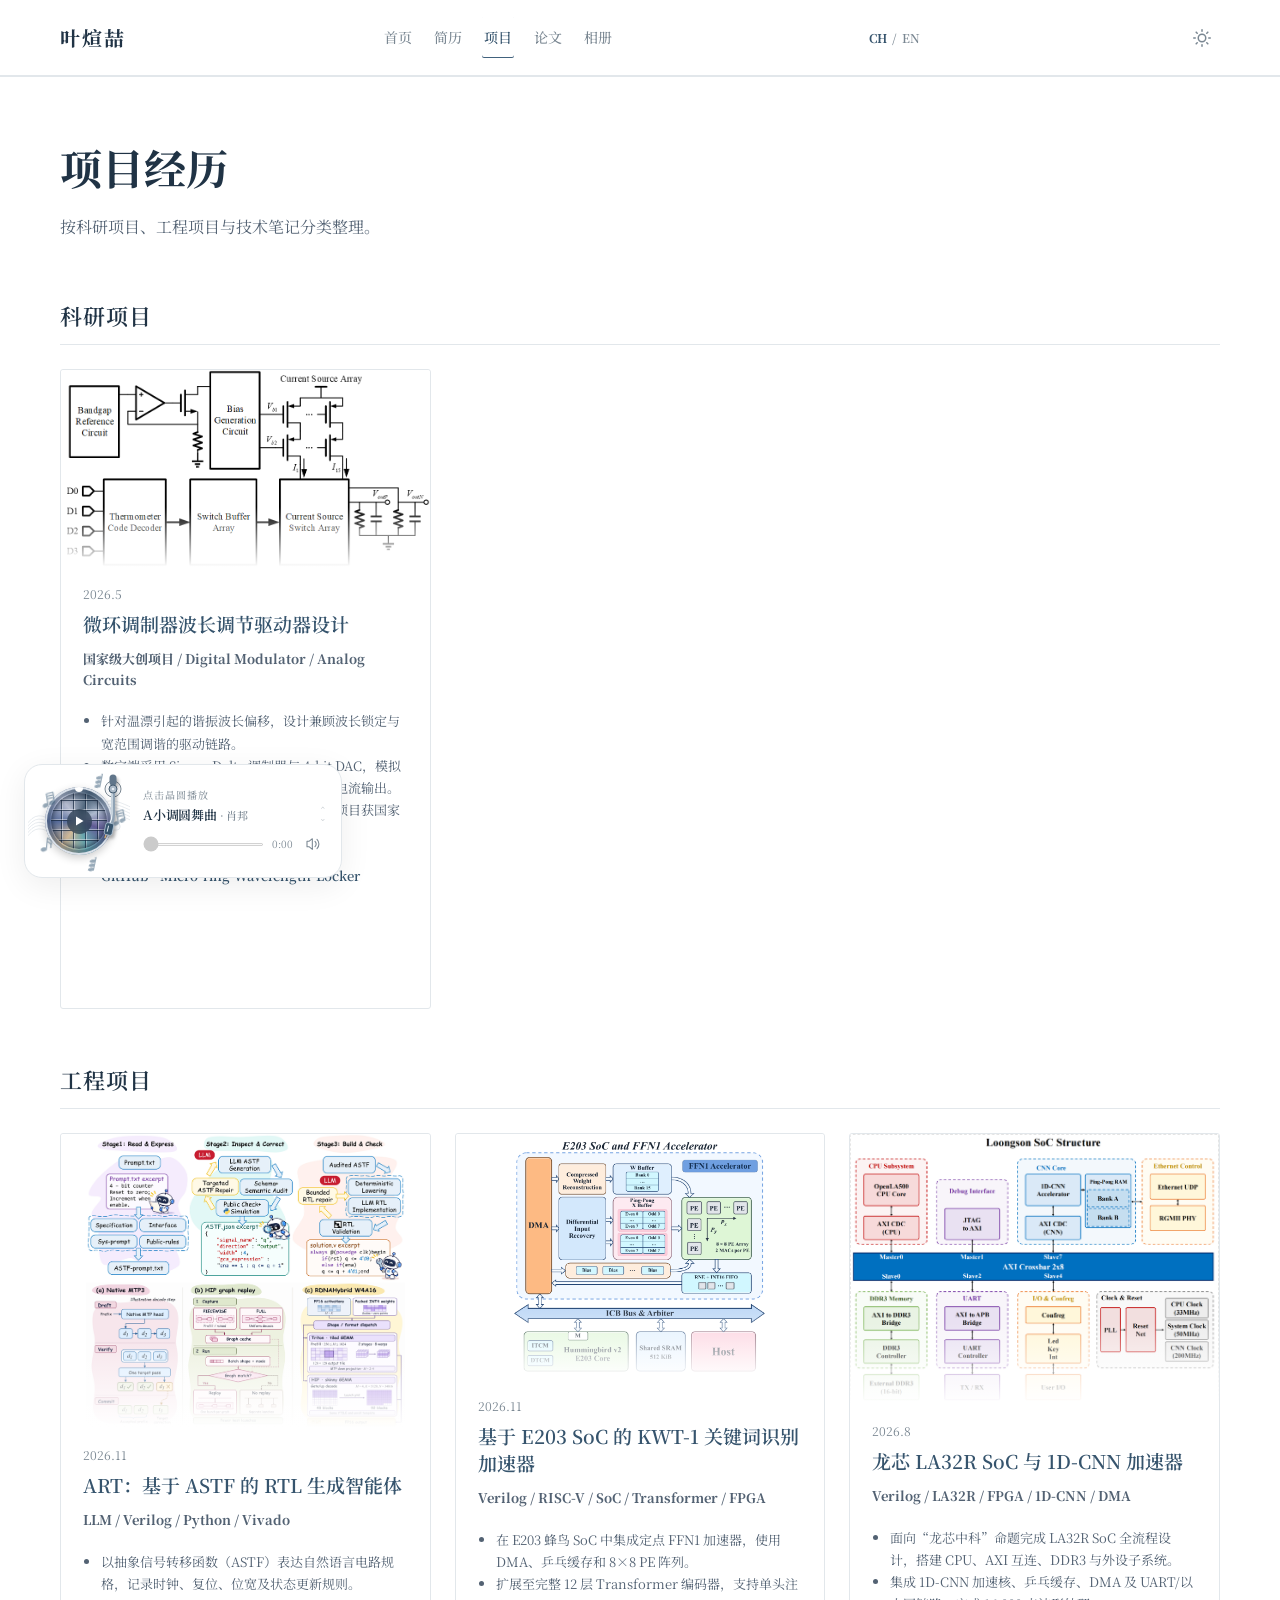
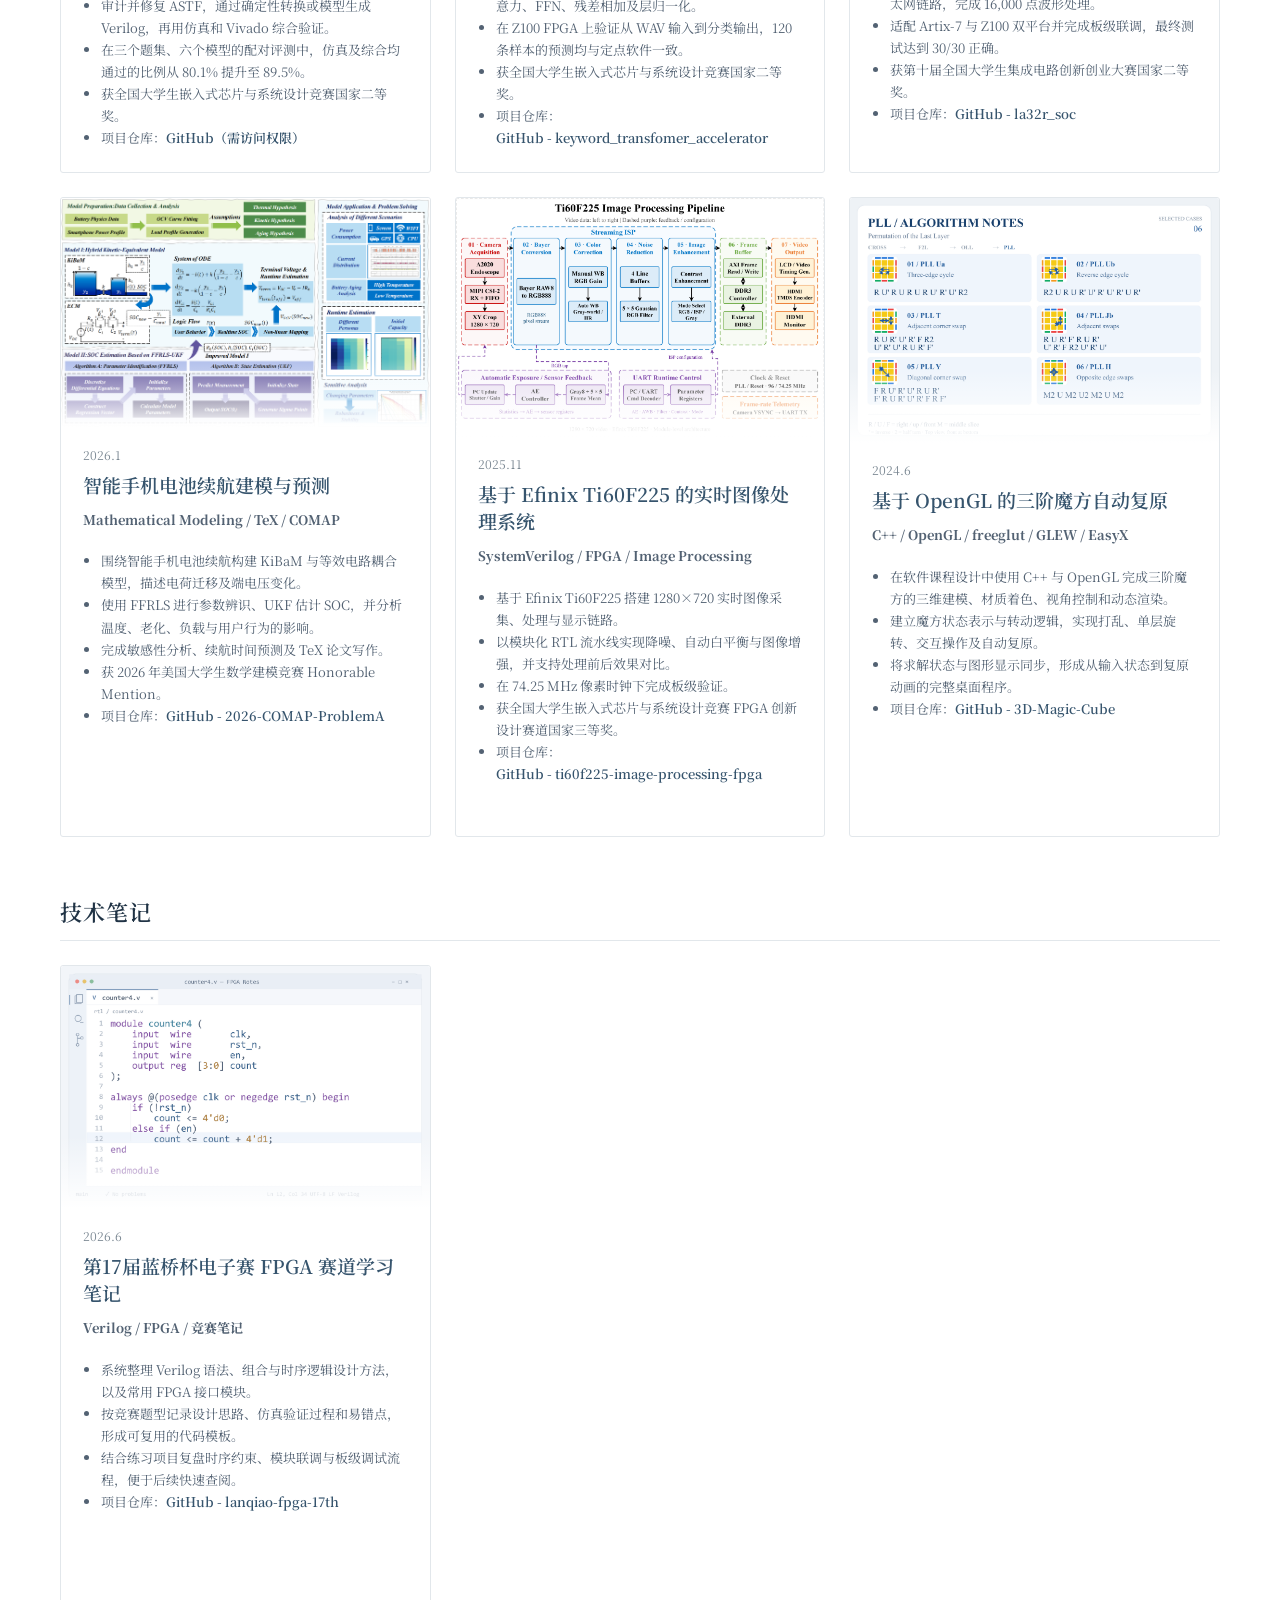
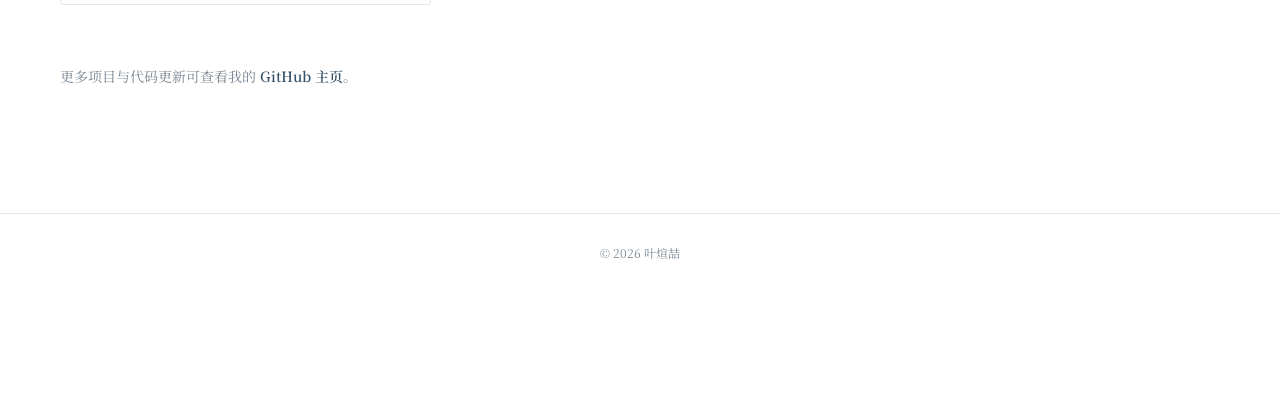
<file: projects/index.html>
<!doctype html>
<html lang="zh-CN">
<head>
  <meta charset="utf-8">
  <meta name="viewport" content="width=device-width, initial-scale=1">
  <title>叶煊喆 | 项目经历</title>
  <meta name="description" content="叶煊喆的工程项目、科研实践与技术笔记，涵盖 SoC、FPGA、微环调制器与数学建模。">
  <link rel="alternate" hreflang="zh-CN" href="https://ericyxz.github.io/projects/">
  <link rel="alternate" hreflang="en" href="https://ericyxz.github.io/en/projects/">
  <link rel="icon" type="image/svg+xml" href="/assets/img/favicon.svg">
  <link rel="preconnect" href="https://fonts.googleapis.com">
  <link rel="preconnect" href="https://fonts.gstatic.com" crossorigin>
  <script>
    // Resolve the theme before painting the page.
    (function () {
      var theme;
      try { theme = localStorage.getItem('theme'); } catch (_) {}
      if (theme !== 'light' && theme !== 'dark') {
        theme = window.matchMedia('(prefers-color-scheme: dark)').matches ? 'dark' : 'light';
      }
      document.documentElement.setAttribute('data-theme', theme);
    })();
  </script>
  <link rel="stylesheet" href="/assets/css/style.css?v=20261123-gallery-rows">
  <link rel="stylesheet" href="/assets/css/theme-b.css?v=20261123-cards">
  <link rel="stylesheet" href="/assets/css/music.css?v=20260927-7">
</head>

<body class="projects-page">
  <header class="site-header">
    <canvas id="particle-canvas"></canvas>
    <div class="nav-wrap">
      <a class="brand" href="/">叶煊喆</a>
      <button class="hamburger" aria-label="菜单" aria-expanded="false">
        <span></span><span></span><span></span>
      </button>
      <nav class="nav">
        <a href="/">首页</a>
        <a href="/cv/">简历</a>
        <a class="active" href="/projects/">项目</a>
        <a href="/publications/">论文</a>
        <a href="/gallery/">相册</a>
      </nav>
      <div class="language-switch" aria-label="语言切换">
        <span class="active" aria-current="page">CH</span><span aria-hidden="true">/</span><a href="/en/projects/" lang="en" hreflang="en">EN</a>
      </div>
      <button class="theme-toggle" aria-label="切换主题">
        <svg class="icon-sun" viewBox="0 0 24 24"><circle cx="12" cy="12" r="5"/><line x1="12" y1="1" x2="12" y2="3"/><line x1="12" y1="21" x2="12" y2="23"/><line x1="4.22" y1="4.22" x2="5.64" y2="5.64"/><line x1="18.36" y1="18.36" x2="19.78" y2="19.78"/><line x1="1" y1="12" x2="3" y2="12"/><line x1="21" y1="12" x2="23" y2="12"/><line x1="4.22" y1="19.78" x2="5.64" y2="18.36"/><line x1="18.36" y1="5.64" x2="19.78" y2="4.22"/></svg>
        <svg class="icon-moon" viewBox="0 0 24 24" style="display:none"><path d="M21 12.79A9 9 0 1 1 11.21 3 7 7 0 0 0 21 12.79z"/></svg>
      </button>
    </div>
  </header>

  <main>
    <div class="container">
      <h1 class="page-title">项目经历</h1>
      <p class="page-intro">按科研项目、工程项目与技术笔记分类整理。</p>

      <section class="section project-section project-section--research">
        <h2>科研项目</h2>

        <div class="entry">
          <div class="entry-header">
            <p class="entry-title">
              <a href="https://github.com/SigmaOfTy/Micro-ring-Wavelength-Locker" target="_blank" rel="noopener noreferrer">微环调制器波长调节驱动器设计</a>
            </p>
            <span class="date">2026.5</span>
          </div>
          <p class="organization">国家级大创项目 / Digital Modulator / Analog Circuits</p>
          <ul>
            <li>针对温漂引起的谐振波长偏移，设计兼顾波长锁定与宽范围调谐的驱动链路。</li>
            <li>数字端采用 Sigma-Delta 调制器与 4-bit DAC，模拟端由带隙基准、偏置及开关电流阵列完成电流输出。</li>
            <li>完成各功能模块、接口与系统方案验证，项目获国家级大创优秀结题。</li>
            <li>项目仓库：<a class="text-link" href="https://github.com/SigmaOfTy/Micro-ring-Wavelength-Locker" target="_blank" rel="noopener noreferrer">GitHub - Micro-ring-Wavelength-Locker</a></li>
          </ul>
          <div class="project-entry-media project-entry-media--image">
            <img src="/assets/img/projects/microring-wavelength-locker.png?v=20260926-2" alt="微环调制器波长调节驱动器系统框图" width="879" height="470" loading="lazy">
          </div>
        </div>
      </section>

      <section class="section project-section project-section--engineering">
        <h2>工程项目</h2>

        <div class="entry">
          <div class="entry-header">
            <p class="entry-title"><a href="https://github.com/PilgrimClownester/48964_rtlagent" target="_blank" rel="noopener noreferrer">ART：基于 ASTF 的 RTL 生成智能体</a></p>
            <span class="date">2026.11</span>
          </div>
          <p class="organization">LLM / Verilog / Python / Vivado</p>
          <ul>
            <li>以抽象信号转移函数（ASTF）表达自然语言电路规格，记录时钟、复位、位宽及状态更新规则。</li>
            <li>审计并修复 ASTF，通过确定性转换或模型生成 Verilog，再用仿真和 Vivado 综合验证。</li>
            <li>在三个题集、六个模型的配对评测中，仿真及综合均通过的比例从 80.1% 提升至 89.5%。</li>
            <li>获全国大学生嵌入式芯片与系统设计竞赛国家二等奖。</li>
            <li>项目仓库：<a class="text-link" href="https://github.com/PilgrimClownester/48964_rtlagent" target="_blank" rel="noopener noreferrer">GitHub（需访问权限）</a></li>
          </ul>
          <div class="project-entry-media project-entry-media--image">
            <img src="/assets/img/projects/art-rtl-agent-workflow.png?v=stacked" alt="上方为 ART 三阶段 RTL 生成流程，下方为 Native MTP3、HIP 图回放及 RDNAHybrid W4A16 推理加速" width="743" height="687" loading="lazy">
          </div>
        </div>

        <div class="entry">
          <div class="entry-header">
            <p class="entry-title"><a href="https://github.com/hhaxi/keyword_transfomer_accelerator" target="_blank" rel="noopener noreferrer">基于 E203 SoC 的 KWT-1 关键词识别加速器</a></p>
            <span class="date">2026.11</span>
          </div>
          <p class="organization">Verilog / RISC-V / SoC / Transformer / FPGA</p>
          <ul>
            <li>在 E203 蜂鸟 SoC 中集成定点 FFN1 加速器，使用 DMA、乒乓缓存和 8×8 PE 阵列。</li>
            <li>扩展至完整 12 层 Transformer 编码器，支持单头注意力、FFN、残差相加及层归一化。</li>
            <li>在 Z100 FPGA 上验证从 WAV 输入到分类输出，120 条样本的预测均与定点软件一致。</li>
            <li>获全国大学生嵌入式芯片与系统设计竞赛国家二等奖。</li>
            <li>项目仓库：<a class="text-link" href="https://github.com/hhaxi/keyword_transfomer_accelerator" target="_blank" rel="noopener noreferrer">GitHub - keyword_transfomer_accelerator</a></li>
          </ul>
          <div class="project-entry-media project-entry-media--image">
            <img src="/assets/img/projects/kwt1-e203-ffn1-architecture.png" alt="E203 SoC 与 FFN1 加速器架构，展示 DMA、乒乓缓存、8×8 PE 阵列及 ICB 总线" width="1800" height="1714" loading="lazy">
          </div>
        </div>

        <div class="entry">
          <div class="entry-header">
            <p class="entry-title">
              <a href="https://github.com/EricYXZ/la32r_soc" target="_blank" rel="noopener noreferrer">龙芯 LA32R SoC 与 1D-CNN 加速器</a>
            </p>
            <span class="date">2026.8</span>
          </div>
          <p class="organization">Verilog / LA32R / FPGA / 1D-CNN / DMA</p>
          <ul>
            <li>面向“龙芯中科”命题完成 LA32R SoC 全流程设计，搭建 CPU、AXI 互连、DDR3 与外设子系统。</li>
            <li>集成 1D-CNN 加速核、乒乓缓存、DMA 及 UART/以太网链路，完成 16,000 点波形处理。</li>
            <li>适配 Artix-7 与 Z100 双平台并完成板级联调，最终测试达到 30/30 正确。</li>
            <li>获第十届全国大学生集成电路创新创业大赛国家二等奖。</li>
            <li>项目仓库：<a class="text-link" href="https://github.com/EricYXZ/la32r_soc" target="_blank" rel="noopener noreferrer">GitHub - la32r_soc</a></li>
          </ul>
          <div class="project-entry-media project-entry-media--image">
            <img src="/assets/img/projects/loongson-soc-structure.png" alt="龙芯 LA32R SoC 系统结构图" width="1561" height="1146" loading="lazy">
          </div>
        </div>

        <div class="entry">
          <div class="entry-header">
            <p class="entry-title">
              <a href="https://github.com/EricYXZ/2026-COMAP-ProblemA" target="_blank" rel="noopener noreferrer">智能手机电池续航建模与预测</a>
            </p>
            <span class="date">2026.1</span>
          </div>
          <p class="organization">Mathematical Modeling / TeX / COMAP</p>
          <ul>
            <li>围绕智能手机电池续航构建 KiBaM 与等效电路耦合模型，描述电荷迁移及端电压变化。</li>
            <li>使用 FFRLS 进行参数辨识、UKF 估计 SOC，并分析温度、老化、负载与用户行为的影响。</li>
            <li>完成敏感性分析、续航时间预测及 TeX 论文写作。</li>
            <li>获 2026 年美国大学生数学建模竞赛 Honorable Mention。</li>
            <li>项目仓库：<a class="text-link" href="https://github.com/EricYXZ/2026-COMAP-ProblemA" target="_blank" rel="noopener noreferrer">GitHub - 2026-COMAP-ProblemA</a></li>
          </ul>
          <div class="project-entry-media project-entry-media--image">
            <img src="/assets/img/projects/comap-battery-model.png" alt="COMAP 电池建模方法与应用框架图" width="1591" height="994" loading="lazy">
          </div>
        </div>
        
        <div class="entry">
          <div class="entry-header">
            <p class="entry-title">
              <a href="https://github.com/EricYXZ/ti60f225-image-processing-fpga" target="_blank" rel="noopener noreferrer">基于 Efinix Ti60F225 的实时图像处理系统</a>
            </p>
            <span class="date">2025.11</span>
          </div>
          <p class="organization">SystemVerilog / FPGA / Image Processing</p>
          <ul>
            <li>基于 Efinix Ti60F225 搭建 1280×720 实时图像采集、处理与显示链路。</li>
            <li>以模块化 RTL 流水线实现降噪、自动白平衡与图像增强，并支持处理前后效果对比。</li>
            <li>在 74.25 MHz 像素时钟下完成板级验证。</li>
            <li>获全国大学生嵌入式芯片与系统设计竞赛 FPGA 创新设计赛道国家三等奖。</li>
            <li>项目仓库：<a class="text-link" href="https://github.com/EricYXZ/ti60f225-image-processing-fpga" target="_blank" rel="noopener noreferrer">GitHub - ti60f225-image-processing-fpga</a></li>
          </ul>
          <div class="project-entry-media project-entry-media--image">
            <img src="/assets/img/projects/ti60f225-system-structure.png?v=20261102-pipeline2" alt="Ti60F225 七阶段图像处理流水线：采集、Bayer 转换、色彩校正、降噪、增强、帧缓存与视频输出，下方为曝光反馈及 UART 控制" width="2402" height="1562" loading="lazy">
          </div>
        </div>

        <div class="entry">
          <div class="entry-header">
            <p class="entry-title">
              <a href="https://github.com/EricYXZ/3D-Magic-Cube" target="_blank" rel="noopener noreferrer">基于 OpenGL 的三阶魔方自动复原</a>
            </p>
            <span class="date">2024.6</span>
          </div>
          <p class="organization">C++ / OpenGL / freeglut / GLEW / EasyX</p>
          <ul>
            <li>在软件课程设计中使用 C++ 与 OpenGL 完成三阶魔方的三维建模、材质着色、视角控制和动态渲染。</li>
            <li>建立魔方状态表示与转动逻辑，实现打乱、单层旋转、交互操作及自动复原。</li>
            <li>将求解状态与图形显示同步，形成从输入状态到复原动画的完整桌面程序。</li>
            <li>项目仓库：<a class="text-link" href="https://github.com/EricYXZ/3D-Magic-Cube" target="_blank" rel="noopener noreferrer">GitHub - 3D-Magic-Cube</a></li>
          </ul>
          <div class="project-entry-media project-entry-media--image">
            <img src="/assets/img/projects/3d-magic-cube-cfop.png?v=20261102-pll6" alt="Times New Roman 字体的 PLL 公式说明页，包含 Ua、Ub、T、Jb、Y、H 六种情况及高饱和度顶层示意图" width="2402" height="1602" loading="lazy">
          </div>
        </div>

      </section>

      <section class="section project-section project-section--notes">
        <h2>技术笔记</h2>
        <div class="entry">
          <div class="entry-header">
            <p class="entry-title"><a href="https://github.com/EricYXZ/lanqiao-fpga-17th" target="_blank" rel="noopener noreferrer">第17届蓝桥杯电子赛 FPGA 赛道学习笔记</a></p>
            <span class="date">2026.6</span>
          </div>
          <p class="organization">Verilog / FPGA / 竞赛笔记</p>
          <ul>
            <li>系统整理 Verilog 语法、组合与时序逻辑设计方法，以及常用 FPGA 接口模块。</li>
            <li>按竞赛题型记录设计思路、仿真验证过程和易错点，形成可复用的代码模板。</li>
            <li>结合练习项目复盘时序约束、模块联调与板级调试流程，便于后续快速查阅。</li>
            <li>项目仓库：<a class="text-link" href="https://github.com/EricYXZ/lanqiao-fpga-17th" target="_blank" rel="noopener noreferrer">GitHub - lanqiao-fpga-17th</a></li>
          </ul>
          <div class="project-entry-media project-entry-media--image">
            <img src="/assets/img/projects/lanqiao-verilog-ide.png" alt="带语法高亮的 Verilog 四位计数器代码 IDE 界面" width="2242" height="1482" loading="lazy">
          </div>
        </div>
      </section>

      <section class="section">
        <div class="empty-note">
          更多项目与代码更新可查看我的 <a class="text-link" href="https://github.com/EricYXZ" target="_blank" rel="noopener noreferrer">GitHub 主页</a>。
        </div>
      </section>
    </div>
  </main>

  <footer class="site-footer">
    <div>© 2026 叶煊喆</div>
    <div class="visitor-stats" id="busuanzi_container_site_pv" style="display:none;">
      累计访问 <span id="busuanzi_value_site_pv"></span> 次 · 累计访客 <span id="busuanzi_value_site_uv"></span> 人
    </div>
  </footer>
  <script src="/assets/js/main.js?v=20260926-b4"></script>
  <script async src="https://busuanzi.ibruce.info/busuanzi/2.3/busuanzi.pure.mini.js"></script>
  <script src="/assets/js/navigation.js?v=20260928-1"></script>
  <script src="/assets/js/music.js?v=20260928-9"></script>
</body>
</html>
</file>
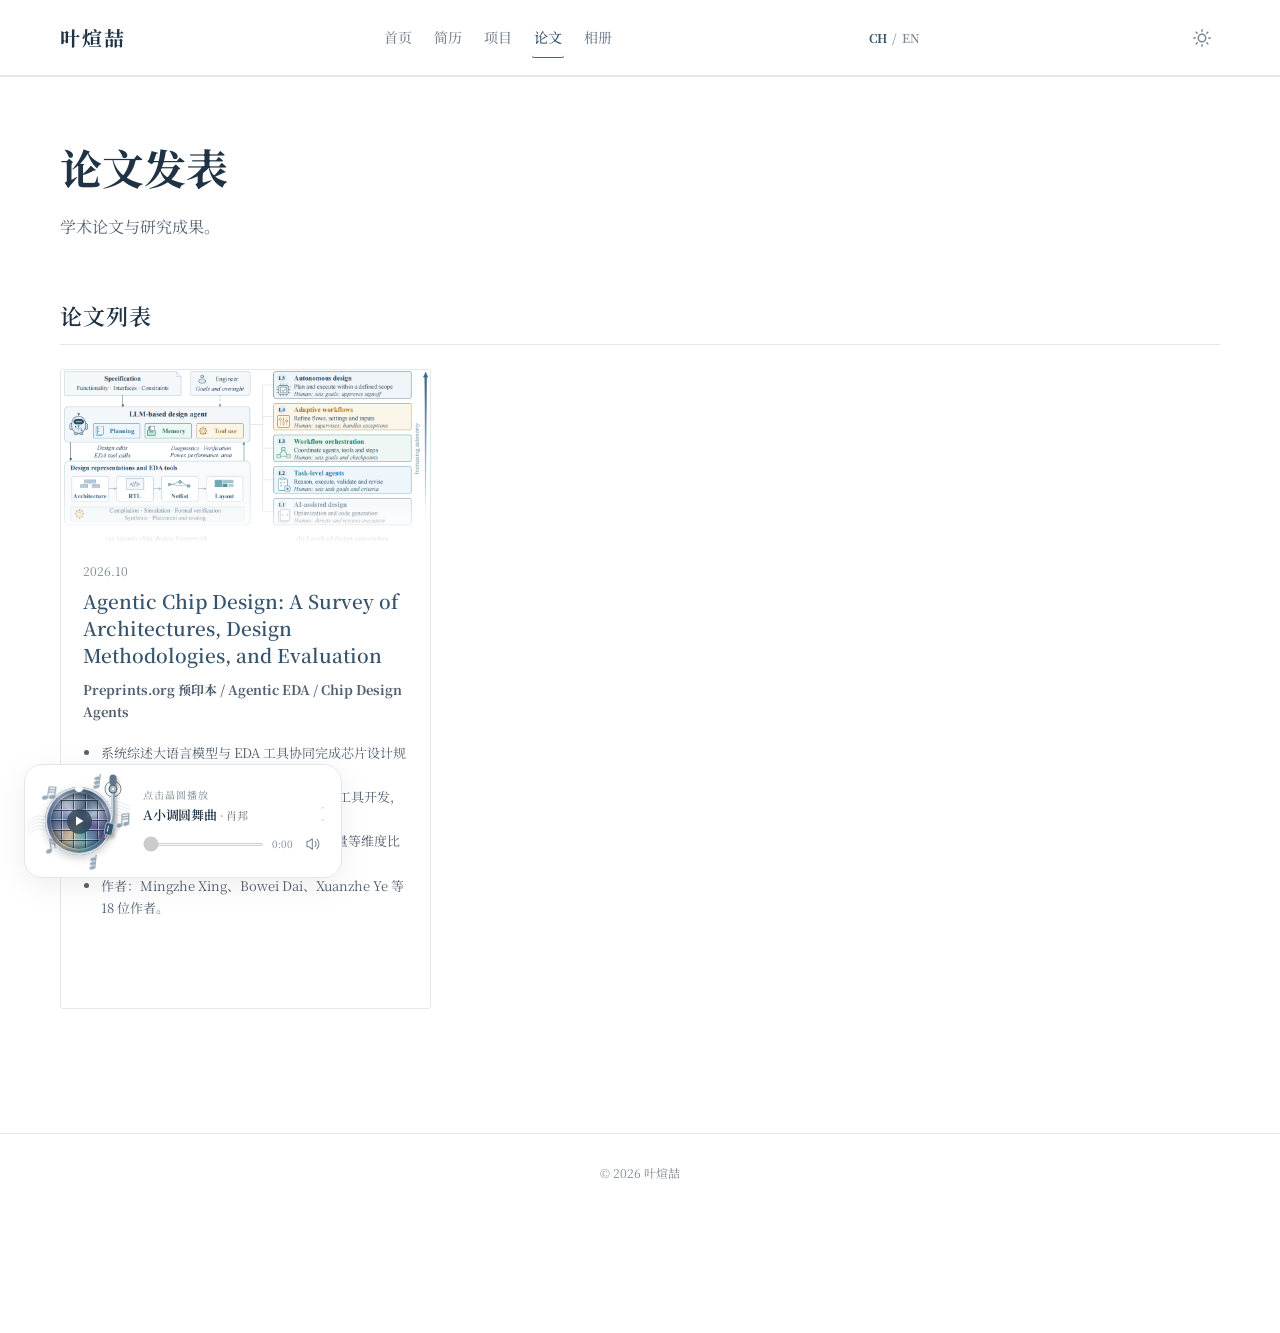
<file: publications/index.html>
<!doctype html>
<html lang="zh-CN">
<head>
  <meta charset="utf-8">
  <meta name="viewport" content="width=device-width, initial-scale=1">
  <title>叶煊喆 | 论文发表</title>
  <meta name="description" content="叶煊喆的论文发表与学术成果。">
  <link rel="canonical" href="https://ericyxz.github.io/publications/">
  <link rel="alternate" hreflang="zh-CN" href="https://ericyxz.github.io/publications/">
  <link rel="alternate" hreflang="en" href="https://ericyxz.github.io/en/publications/">
  <link rel="icon" type="image/svg+xml" href="/assets/img/favicon.svg">
  <link rel="preconnect" href="https://fonts.googleapis.com">
  <link rel="preconnect" href="https://fonts.gstatic.com" crossorigin>
  <script>
    // Resolve the theme before painting the page.
    (function () {
      var theme;
      try { theme = localStorage.getItem('theme'); } catch (_) {}
      if (theme !== 'light' && theme !== 'dark') {
        theme = window.matchMedia('(prefers-color-scheme: dark)').matches ? 'dark' : 'light';
      }
      document.documentElement.setAttribute('data-theme', theme);
    })();
  </script>
  <link rel="stylesheet" href="/assets/css/style.css?v=20261123-gallery-rows">
  <link rel="stylesheet" href="/assets/css/theme-b.css?v=20260926-b15">
  <link rel="stylesheet" href="/assets/css/music.css?v=20260927-7">
</head>
<body class="projects-page publications-page">
  <header class="site-header">
    <div class="nav-wrap">
      <a class="brand" href="/">叶煊喆</a>
      <button class="hamburger" aria-label="菜单" aria-expanded="false"><span></span><span></span><span></span></button>
      <nav class="nav" aria-label="主导航">
        <a href="/">首页</a>
        <a href="/cv/">简历</a>
        <a href="/projects/">项目</a>
        <a class="active" aria-current="page" href="/publications/">论文</a>
        <a href="/gallery/">相册</a>
      </nav>
      <div class="language-switch" aria-label="语言切换"><span class="active" aria-current="page">CH</span><span aria-hidden="true">/</span><a href="/en/publications/" lang="en" hreflang="en">EN</a></div>
      <button class="theme-toggle" aria-label="切换主题">
        <svg class="icon-sun" viewBox="0 0 24 24"><circle cx="12" cy="12" r="5"/><line x1="12" y1="1" x2="12" y2="3"/><line x1="12" y1="21" x2="12" y2="23"/><line x1="4.22" y1="4.22" x2="5.64" y2="5.64"/><line x1="18.36" y1="18.36" x2="19.78" y2="19.78"/><line x1="1" y1="12" x2="3" y2="12"/><line x1="21" y1="12" x2="23" y2="12"/><line x1="4.22" y1="19.78" x2="5.64" y2="18.36"/><line x1="18.36" y1="5.64" x2="19.78" y2="4.22"/></svg>
        <svg class="icon-moon" viewBox="0 0 24 24" style="display:none"><path d="M21 12.79A9 9 0 1 1 11.21 3 7 7 0 0 0 21 12.79z"/></svg>
      </button>
    </div>
  </header>
  <main>
    <div class="container">
      <h1 class="page-title">论文发表</h1>
      <p class="page-intro">学术论文与研究成果。</p>
      <section class="section project-section publication-section">
        <h2>论文列表</h2>

        <article class="entry">
          <div class="entry-header">
            <p class="entry-title">
              <a href="https://www.preprints.org/manuscript/202611.0766" target="_blank" rel="noopener noreferrer">Agentic Chip Design: A Survey of Architectures, Design Methodologies, and Evaluation</a>
            </p>
            <span class="date">2026.10</span>
          </div>
          <p class="organization">Preprints.org 预印本 / Agentic EDA / Chip Design Agents</p>
          <ul>
            <li>系统综述大语言模型与 EDA 工具协同完成芯片设计规划、执行和迭代的方法。</li>
            <li>覆盖数字设计、智能体架构、EDA 算法与工具开发，以及模拟、混合信号和射频应用。</li>
            <li>从设计表示、反馈机制、正确性与实现质量等维度比较现有方法，并总结评测基准与研究方向。</li>
            <li>作者：Mingzhe Xing、Bowei Dai、Xuanzhe Ye 等 18 位作者。</li>
          </ul>
          <div class="project-entry-media project-entry-media--image">
            <img src="/assets/img/publications/agentic-chip-design-survey.png" alt="Agentic chip-design framework and levels of design automation" width="1106" height="524" loading="lazy">
          </div>
        </article>
      </section>
    </div>
  </main>
  <footer class="site-footer">
    <div>© 2026 叶煊喆</div>
    <div class="visitor-stats" id="busuanzi_container_site_pv" style="display:none;">累计访问 <span id="busuanzi_value_site_pv"></span> 次 · 累计访客 <span id="busuanzi_value_site_uv"></span> 人</div>
  </footer>
  <script src="/assets/js/main.js?v=20260926-b4"></script>
  <script async src="https://busuanzi.ibruce.info/busuanzi/2.3/busuanzi.pure.mini.js"></script>
  <script src="/assets/js/navigation.js?v=20260928-1"></script>
  <script src="/assets/js/music.js?v=20260928-9"></script>
</body>
</html>
</file>
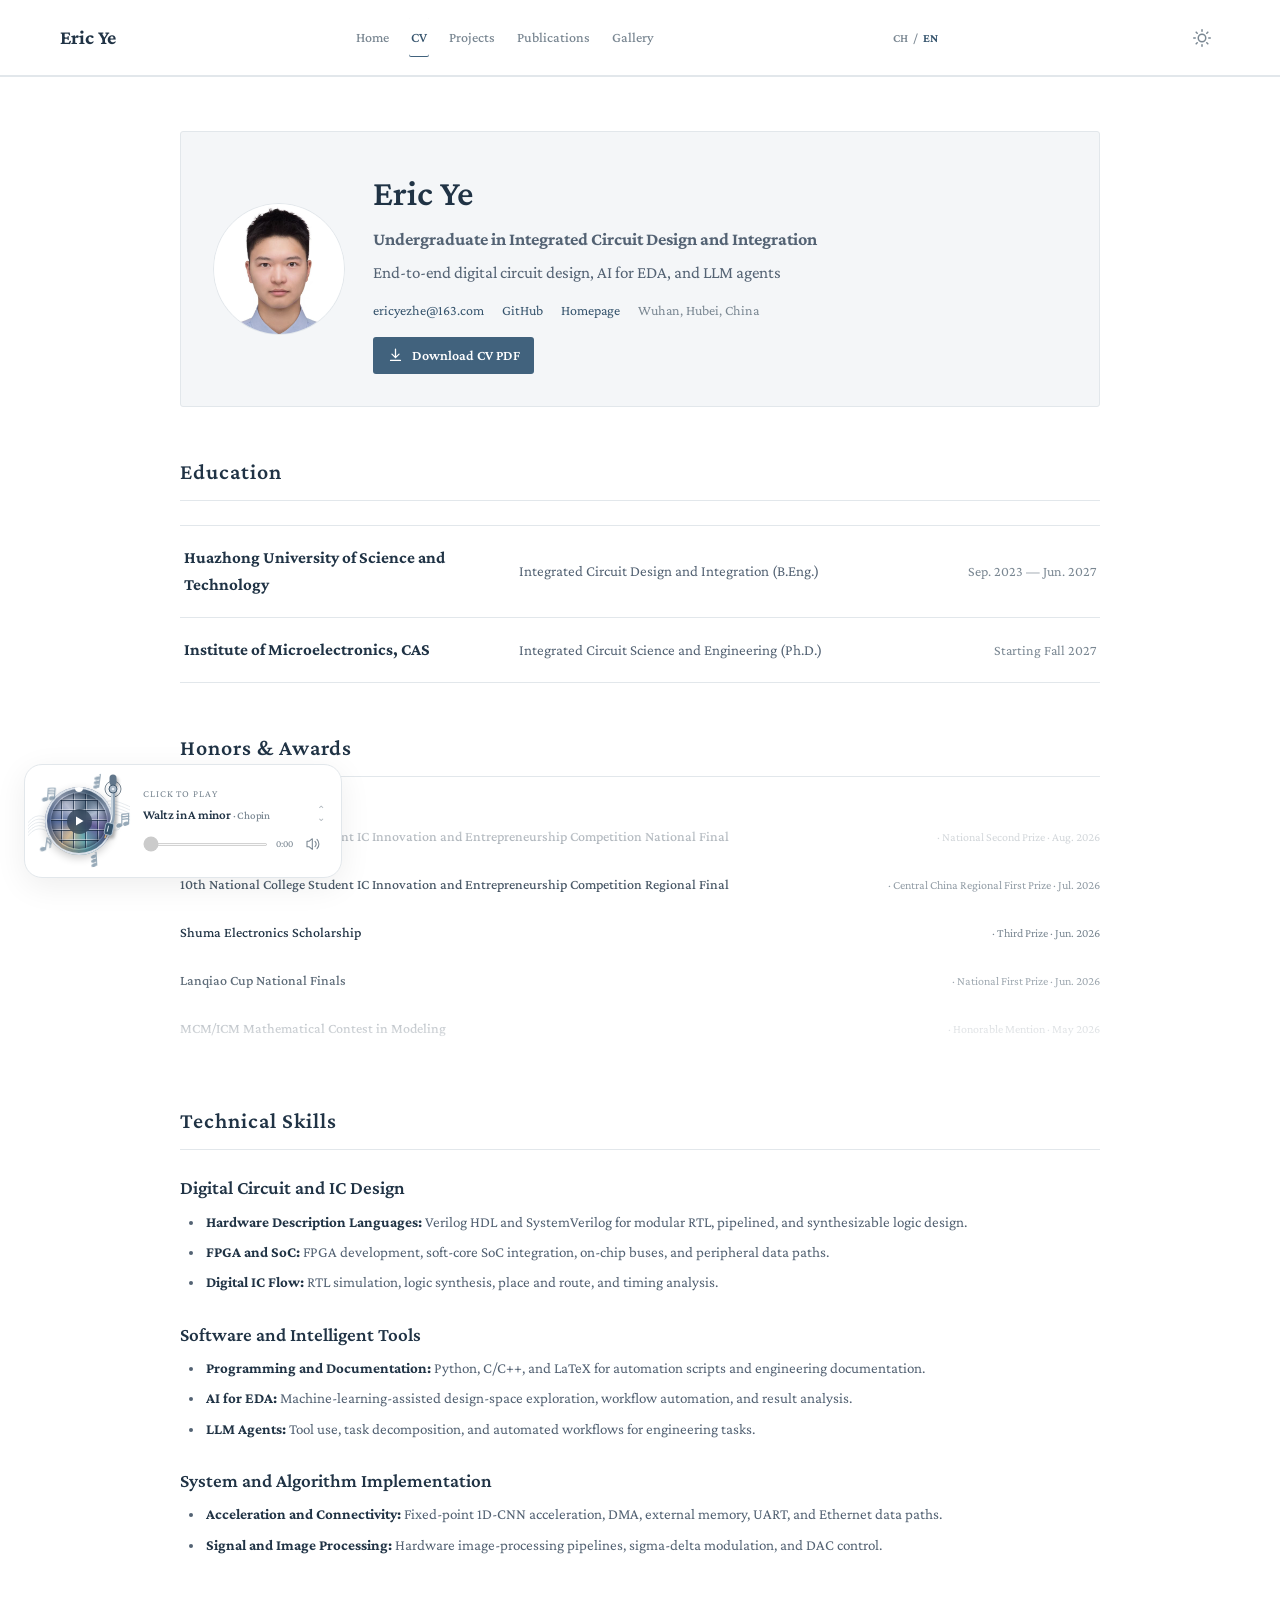
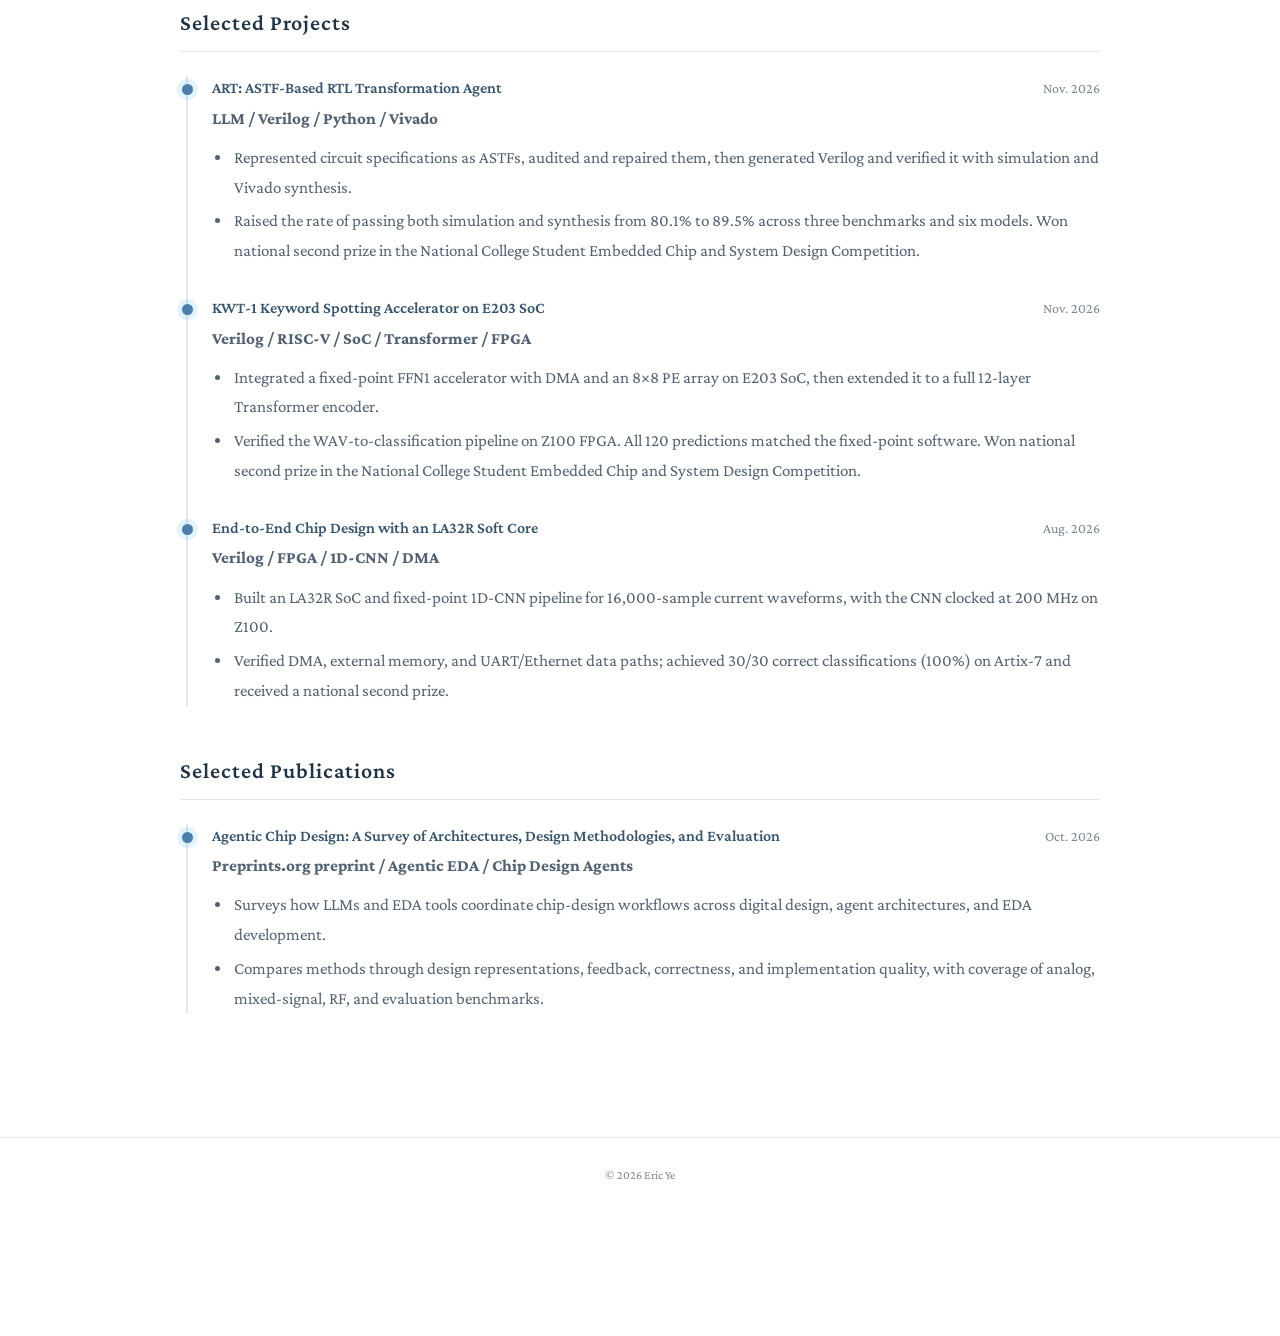
<file: en/cv/index.html>
<!doctype html>
<html lang="en">
<head>
  <meta charset="utf-8">
  <meta name="viewport" content="width=device-width, initial-scale=1">
  <title>Eric Ye | CV</title>
  <meta name="description" content="Curriculum vitae of Eric Ye, an undergraduate student in integrated circuit design at HUST.">
  <link rel="canonical" href="https://ericyxz.github.io/en/cv/">
  <link rel="alternate" hreflang="zh-CN" href="https://ericyxz.github.io/cv/">
  <link rel="alternate" hreflang="en" href="https://ericyxz.github.io/en/cv/">
  <link rel="icon" type="image/svg+xml" href="/assets/img/favicon.svg">
  <link rel="preconnect" href="https://fonts.googleapis.com"><link rel="preconnect" href="https://fonts.gstatic.com" crossorigin><link href="https://fonts.googleapis.com/css2?family=Crimson+Pro:ital,wght@0,400;0,500;0,600;1,500;1,600&display=swap" rel="stylesheet">
  <script>
    // Resolve the theme before painting the page.
    (function () {
      var theme;
      try { theme = localStorage.getItem('theme'); } catch (_) {}
      if (theme !== 'light' && theme !== 'dark') {
        theme = window.matchMedia('(prefers-color-scheme: dark)').matches ? 'dark' : 'light';
      }
      document.documentElement.setAttribute('data-theme', theme);
    })();
  </script>
  <link rel="stylesheet" href="/assets/css/style.css?v=20261123-gallery-rows">
  <link rel="stylesheet" href="/assets/css/theme-b.css?v=20260926-b15">
  <link rel="stylesheet" href="/assets/css/music.css?v=20260927-7">
</head>
<body class="english-page cv-page">
  <header class="site-header"><div class="nav-wrap"><a class="brand" href="/en/">Eric Ye</a><button class="hamburger" aria-label="Menu" aria-expanded="false"><span></span><span></span><span></span></button><nav class="nav" aria-label="Main navigation"><a href="/en/">Home</a><a class="active" href="/en/cv/">CV</a><a href="/en/projects/">Projects</a><a href="/en/publications/">Publications</a><a href="/en/gallery/">Gallery</a></nav><div class="language-switch" aria-label="Language"><a href="/cv/" lang="zh-CN" hreflang="zh-CN">CH</a><span aria-hidden="true">/</span><span class="active" aria-current="page">EN</span></div><button class="theme-toggle" aria-label="Toggle theme"><svg class="icon-sun" viewBox="0 0 24 24"><circle cx="12" cy="12" r="5"/><line x1="12" y1="1" x2="12" y2="3"/><line x1="12" y1="21" x2="12" y2="23"/><line x1="4.22" y1="4.22" x2="5.64" y2="5.64"/><line x1="18.36" y1="18.36" x2="19.78" y2="19.78"/><line x1="1" y1="12" x2="3" y2="12"/><line x1="21" y1="12" x2="23" y2="12"/><line x1="4.22" y1="19.78" x2="5.64" y2="18.36"/><line x1="18.36" y1="5.64" x2="19.78" y2="4.22"/></svg><svg class="icon-moon" viewBox="0 0 24 24" style="display:none"><path d="M21 12.79A9 9 0 1 1 11.21 3 7 7 0 0 0 21 12.79z"/></svg></button></div></header>

  <main>
    <div class="container cv-single">
      <section class="cv-hero reveal">
        <img class="cv-avatar" src="/assets/img/profile-photo.jpg" alt="Portrait of Eric Ye" width="132" height="132">
        <div class="cv-hero-copy"><h1 class="page-title">Eric Ye</h1><p class="cv-role">Undergraduate in Integrated Circuit Design and Integration</p><p class="page-intro">End-to-end digital circuit design, AI for EDA, and LLM agents</p><div class="cv-contact-line"><a href="mailto:ericyezhe@163.com">ericyezhe@163.com</a><a href="https://github.com/EricYXZ" target="_blank" rel="noopener noreferrer">GitHub</a><a href="https://ericyxz.github.io/en/" target="_blank" rel="noopener noreferrer">Homepage</a><span>Wuhan, Hubei, China</span></div><a class="button primary cv-download-button" href="/assets/docs/eric-ye-cv-placeholder.pdf" download><svg aria-hidden="true" viewBox="0 0 24 24"><path d="M12 3v12m0 0 5-5m-5 5-5-5M5 19h14"/></svg><span>Download CV PDF</span></a></div>
      </section>

      <section class="section cv-education">
        <h2>Education</h2>
        <div class="cv-education-list">
          <article class="cv-education-item"><h3>Huazhong University of Science and Technology</h3><p class="cv-education-major">Integrated Circuit Design and Integration (B.Eng.)</p><p class="date">Sep. 2023 — Jun. 2027</p></article>
          <article class="cv-education-item"><h3>Institute of Microelectronics, CAS</h3><p class="cv-education-major">Integrated Circuit Science and Engineering (Ph.D.)</p><p class="date">Starting Fall 2027</p></article>
        </div>
      </section>

      <section class="section cv-honors">
        <h2>Honors &amp; Awards</h2>
        <ul class="home-honors-list cv-honors-list">
          <li><a class="honor-name" href="/assets/certificates/integrated-circuit-national-final-2026.jpg" target="_blank" rel="noopener noreferrer">10th National College Student IC Innovation and Entrepreneurship Competition National Final</a><span class="honor-result">National Second Prize · Aug. 2026</span></li>
          <li><a class="honor-name" href="/assets/certificates/integrated-circuit-innovation-entrepreneurship-2026.jpg" target="_blank" rel="noopener noreferrer">10th National College Student IC Innovation and Entrepreneurship Competition Regional Final</a><span class="honor-result">Central China Regional First Prize · Jul. 2026</span></li>
          <li><span class="honor-name">Shuma Electronics Scholarship</span><span class="honor-result">Third Prize · Jun. 2026</span></li>
          <li><a class="honor-name" href="/assets/certificates/lanqiao-national-2026.jpg" target="_blank" rel="noopener noreferrer">Lanqiao Cup National Finals</a><span class="honor-result">National First Prize · Jun. 2026</span></li>
          <li><a class="honor-name" href="/assets/certificates/comap-2026.jpg" target="_blank" rel="noopener noreferrer">MCM/ICM Mathematical Contest in Modeling</a><span class="honor-result">Honorable Mention · May 2026</span></li>
          <li><a class="honor-name" href="/assets/certificates/lanqiao-provincial-2026.jpg" target="_blank" rel="noopener noreferrer">Lanqiao Cup Provincial Contest</a><span class="honor-result">Provincial First Prize · Apr. 2026</span></li>
          <li><a class="honor-name" href="/assets/certificates/embedded-chip-contest-2025.jpg" target="_blank" rel="noopener noreferrer">National College Student Embedded Chip and System Design Competition</a><span class="honor-result">National Third Prize · Dec. 2025</span></li>
          <li><a class="honor-name" href="/assets/certificates/merit-student-2025.jpg" target="_blank" rel="noopener noreferrer">Merit Student</a><span class="honor-result">University-level Merit Student · Sep. 2025</span></li>
          <li><a class="honor-name" href="/assets/certificates/outstanding-league-member-2025.jpg" target="_blank" rel="noopener noreferrer">Outstanding Communist Youth League Member</a><span class="honor-result">University-level Outstanding League Member · May 2025</span></li>
          <li><a class="honor-name" href="/assets/certificates/math-modeling-2024.jpg" target="_blank" rel="noopener noreferrer">China Undergraduate Mathematical Contest in Modeling</a><span class="honor-result">Provincial Third Prize · Dec. 2024</span></li>
          <li><a class="honor-name" href="/assets/certificates/math-contest-2024.jpg" target="_blank" rel="noopener noreferrer">National College Student Mathematics Competition</a><span class="honor-result">Provincial First Prize · Dec. 2024</span></li>
          <li><a class="honor-name" href="/assets/certificates/self-improvement-scholarship-2024.jpg" target="_blank" rel="noopener noreferrer">Self-Improvement Scholarship</a><span class="honor-result">People's Scholarship · Sep. 2024</span></li>
          <li><a class="honor-name" href="/assets/certificates/science-innovation-scholarship-2024.jpg" target="_blank" rel="noopener noreferrer">Science and Technology Innovation Scholarship</a><span class="honor-result">People's Scholarship · Sep. 2024</span></li>
          <li><a class="honor-name" href="/assets/certificates/english-contest-2024.jpg" target="_blank" rel="noopener noreferrer">National College Student English Competition</a><span class="honor-result">National Second Prize · May 2024</span></li>
          <li><a class="honor-name" href="https://www.jxphys.cn/news/jxphys_5b043e340ca04b468234b25cc51f2a4a.html" target="_blank" rel="noopener noreferrer">39th Chinese Physics Olympiad, Jiangxi Division</a><span class="honor-result">Provincial First Prize · Oct. 2022</span></li>
          <li><a class="honor-name" href="https://panpearl-phys.hkust.edu.hk/files/result_2021/PanPhO2021_Mechanics_FirstPrize.pdf" target="_blank" rel="noopener noreferrer">Pan-Pearl River Delta Physics Olympiad (PanPhO) Mechanics Fundamentals Test</a><span class="honor-result">First Prize · May 2021</span></li>
        </ul>
      </section>

      <section class="section cv-skills">
        <h2>Technical Skills</h2>
        <div class="cv-skill-groups">
          <section class="cv-skill-group">
            <h3>Digital Circuit and IC Design</h3>
            <ul class="cv-skill-list">
              <li><strong>Hardware Description Languages:</strong> Verilog HDL and SystemVerilog for modular RTL, pipelined, and synthesizable logic design.</li>
              <li><strong>FPGA and SoC:</strong> FPGA development, soft-core SoC integration, on-chip buses, and peripheral data paths.</li>
              <li><strong>Digital IC Flow:</strong> RTL simulation, logic synthesis, place and route, and timing analysis.</li>
            </ul>
          </section>
          <section class="cv-skill-group">
            <h3>Software and Intelligent Tools</h3>
            <ul class="cv-skill-list">
              <li><strong>Programming and Documentation:</strong> Python, C/C++, and LaTeX for automation scripts and engineering documentation.</li>
              <li><strong>AI for EDA:</strong> Machine-learning-assisted design-space exploration, workflow automation, and result analysis.</li>
              <li><strong>LLM Agents:</strong> Tool use, task decomposition, and automated workflows for engineering tasks.</li>
            </ul>
          </section>
          <section class="cv-skill-group">
            <h3>System and Algorithm Implementation</h3>
            <ul class="cv-skill-list">
              <li><strong>Acceleration and Connectivity:</strong> Fixed-point 1D-CNN acceleration, DMA, external memory, UART, and Ethernet data paths.</li>
              <li><strong>Signal and Image Processing:</strong> Hardware image-processing pipelines, sigma-delta modulation, and DAC control.</li>
            </ul>
          </section>
        </div>
      </section>

      <section class="section cv-projects">
        <h2>Selected Projects</h2>
        <div class="entry"><div class="entry-header"><p class="entry-title"><a href="https://github.com/PilgrimClownester/48964_rtlagent" target="_blank" rel="noopener noreferrer">ART: ASTF-Based RTL Transformation Agent</a></p><span class="date">Nov. 2026</span></div><p class="organization">LLM / Verilog / Python / Vivado</p><ul class="cv-project-points"><li>Represented circuit specifications as ASTFs, audited and repaired them, then generated Verilog and verified it with simulation and Vivado synthesis.</li><li>Raised the rate of passing both simulation and synthesis from 80.1% to 89.5% across three benchmarks and six models. Won national second prize in the National College Student Embedded Chip and System Design Competition.</li></ul></div>
        <div class="entry"><div class="entry-header"><p class="entry-title"><a href="https://github.com/hhaxi/keyword_transfomer_accelerator" target="_blank" rel="noopener noreferrer">KWT-1 Keyword Spotting Accelerator on E203 SoC</a></p><span class="date">Nov. 2026</span></div><p class="organization">Verilog / RISC-V / SoC / Transformer / FPGA</p><ul class="cv-project-points"><li>Integrated a fixed-point FFN1 accelerator with DMA and an 8×8 PE array on E203 SoC, then extended it to a full 12-layer Transformer encoder.</li><li>Verified the WAV-to-classification pipeline on Z100 FPGA. All 120 predictions matched the fixed-point software. Won national second prize in the National College Student Embedded Chip and System Design Competition.</li></ul></div>
        <div class="entry"><div class="entry-header"><p class="entry-title"><a href="https://github.com/EricYXZ/la32r_soc" target="_blank" rel="noopener noreferrer">End-to-End Chip Design with an LA32R Soft Core</a></p><span class="date">Aug. 2026</span></div><p class="organization">Verilog / FPGA / 1D-CNN / DMA</p><ul class="cv-project-points"><li>Built an LA32R SoC and fixed-point 1D-CNN pipeline for 16,000-sample current waveforms, with the CNN clocked at 200 MHz on Z100.</li><li>Verified DMA, external memory, and UART/Ethernet data paths; achieved 30/30 correct classifications (100%) on Artix-7 and received a national second prize.</li></ul></div>
      </section>

      <section class="section cv-projects cv-publications">
        <h2>Selected Publications</h2>
        <div class="entry"><div class="entry-header"><p class="entry-title"><a href="https://www.preprints.org/manuscript/202611.0766" target="_blank" rel="noopener noreferrer">Agentic Chip Design: A Survey of Architectures, Design Methodologies, and Evaluation</a></p><span class="date">Oct. 2026</span></div><p class="organization">Preprints.org preprint / Agentic EDA / Chip Design Agents</p><ul class="cv-project-points"><li>Surveys how LLMs and EDA tools coordinate chip-design workflows across digital design, agent architectures, and EDA development.</li><li>Compares methods through design representations, feedback, correctness, and implementation quality, with coverage of analog, mixed-signal, RF, and evaluation benchmarks.</li></ul></div>
      </section>
    </div>
  </main>

  <footer class="site-footer"><div>© 2026 Eric Ye</div><div class="visitor-stats" id="busuanzi_container_site_pv" style="display:none;"><span id="busuanzi_value_site_pv"></span> page views · <span id="busuanzi_value_site_uv"></span> visitors</div></footer>
  <script src="/assets/js/main.js?v=20260926-b4"></script><script async src="https://busuanzi.ibruce.info/busuanzi/2.3/busuanzi.pure.mini.js"></script>
  <script src="/assets/js/navigation.js?v=20260928-1"></script>
  <script src="/assets/js/music.js?v=20260928-9"></script>
</body>
</html>
</file>
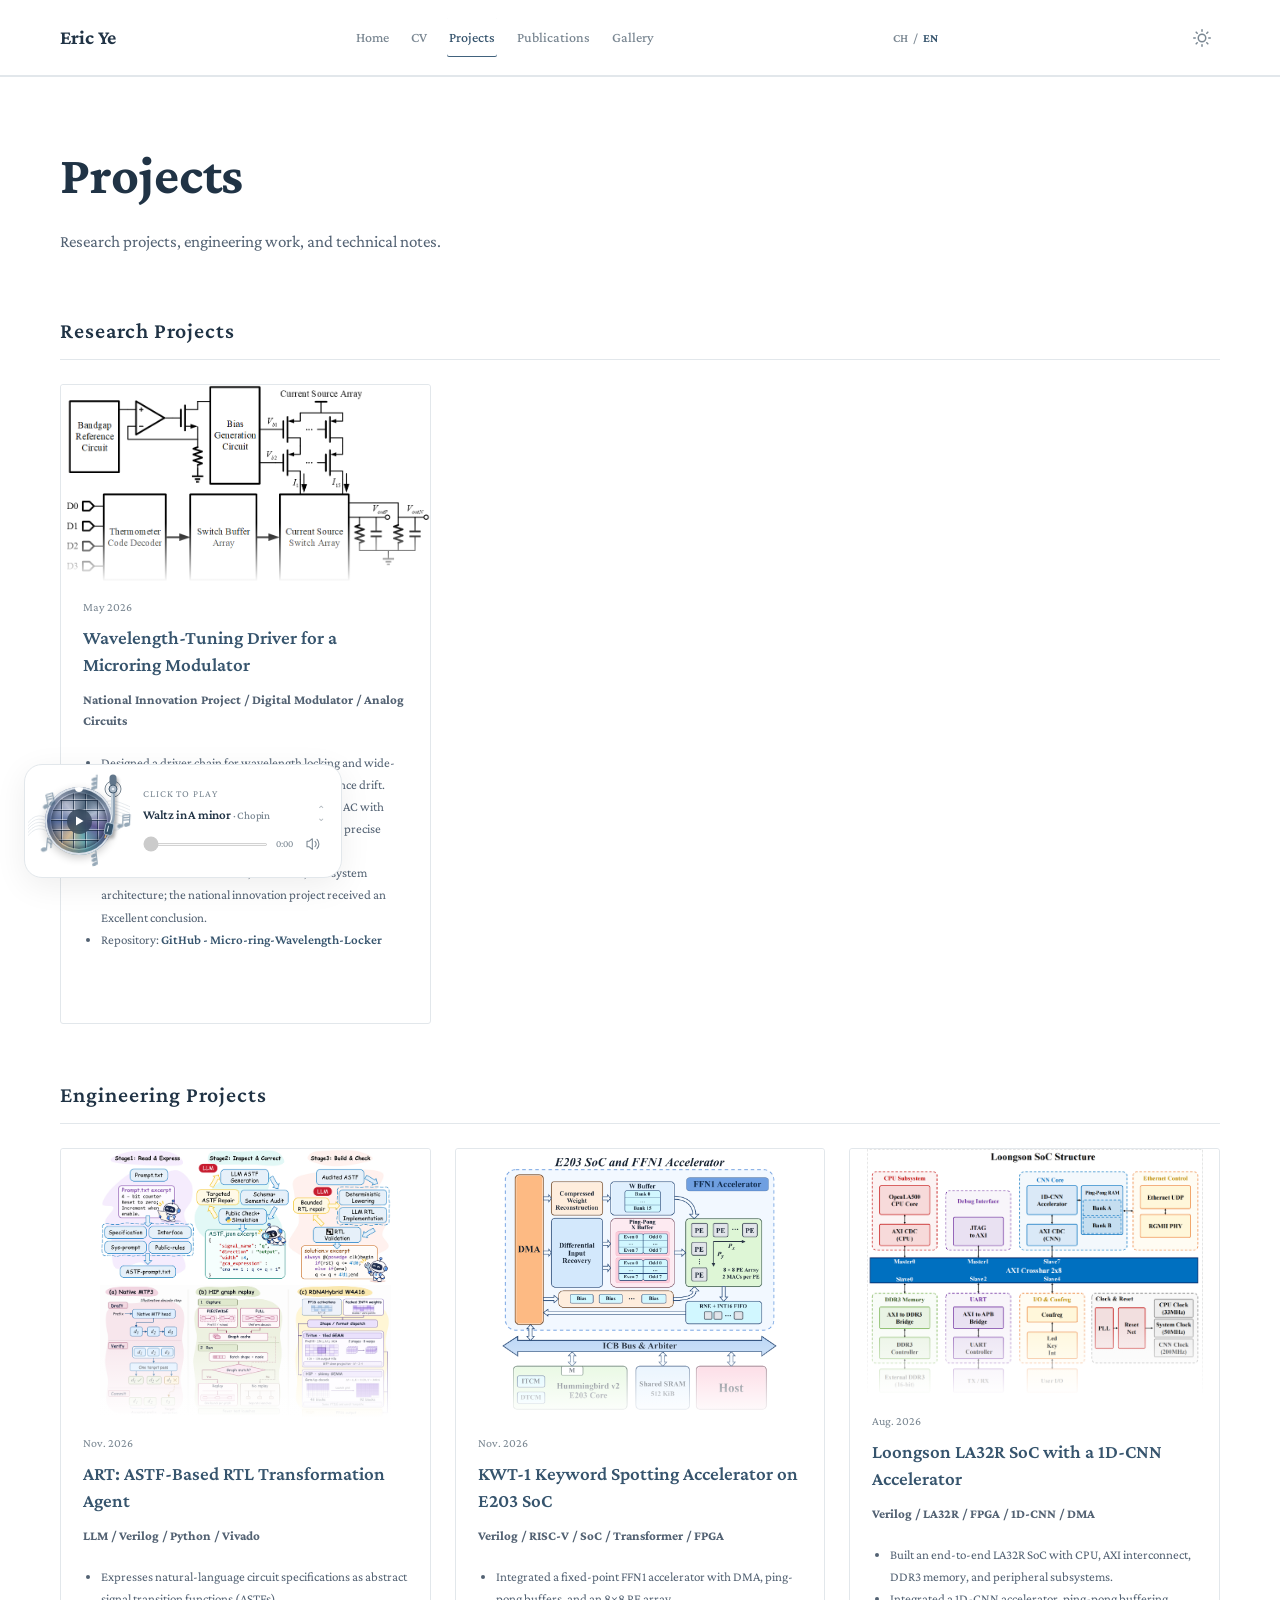
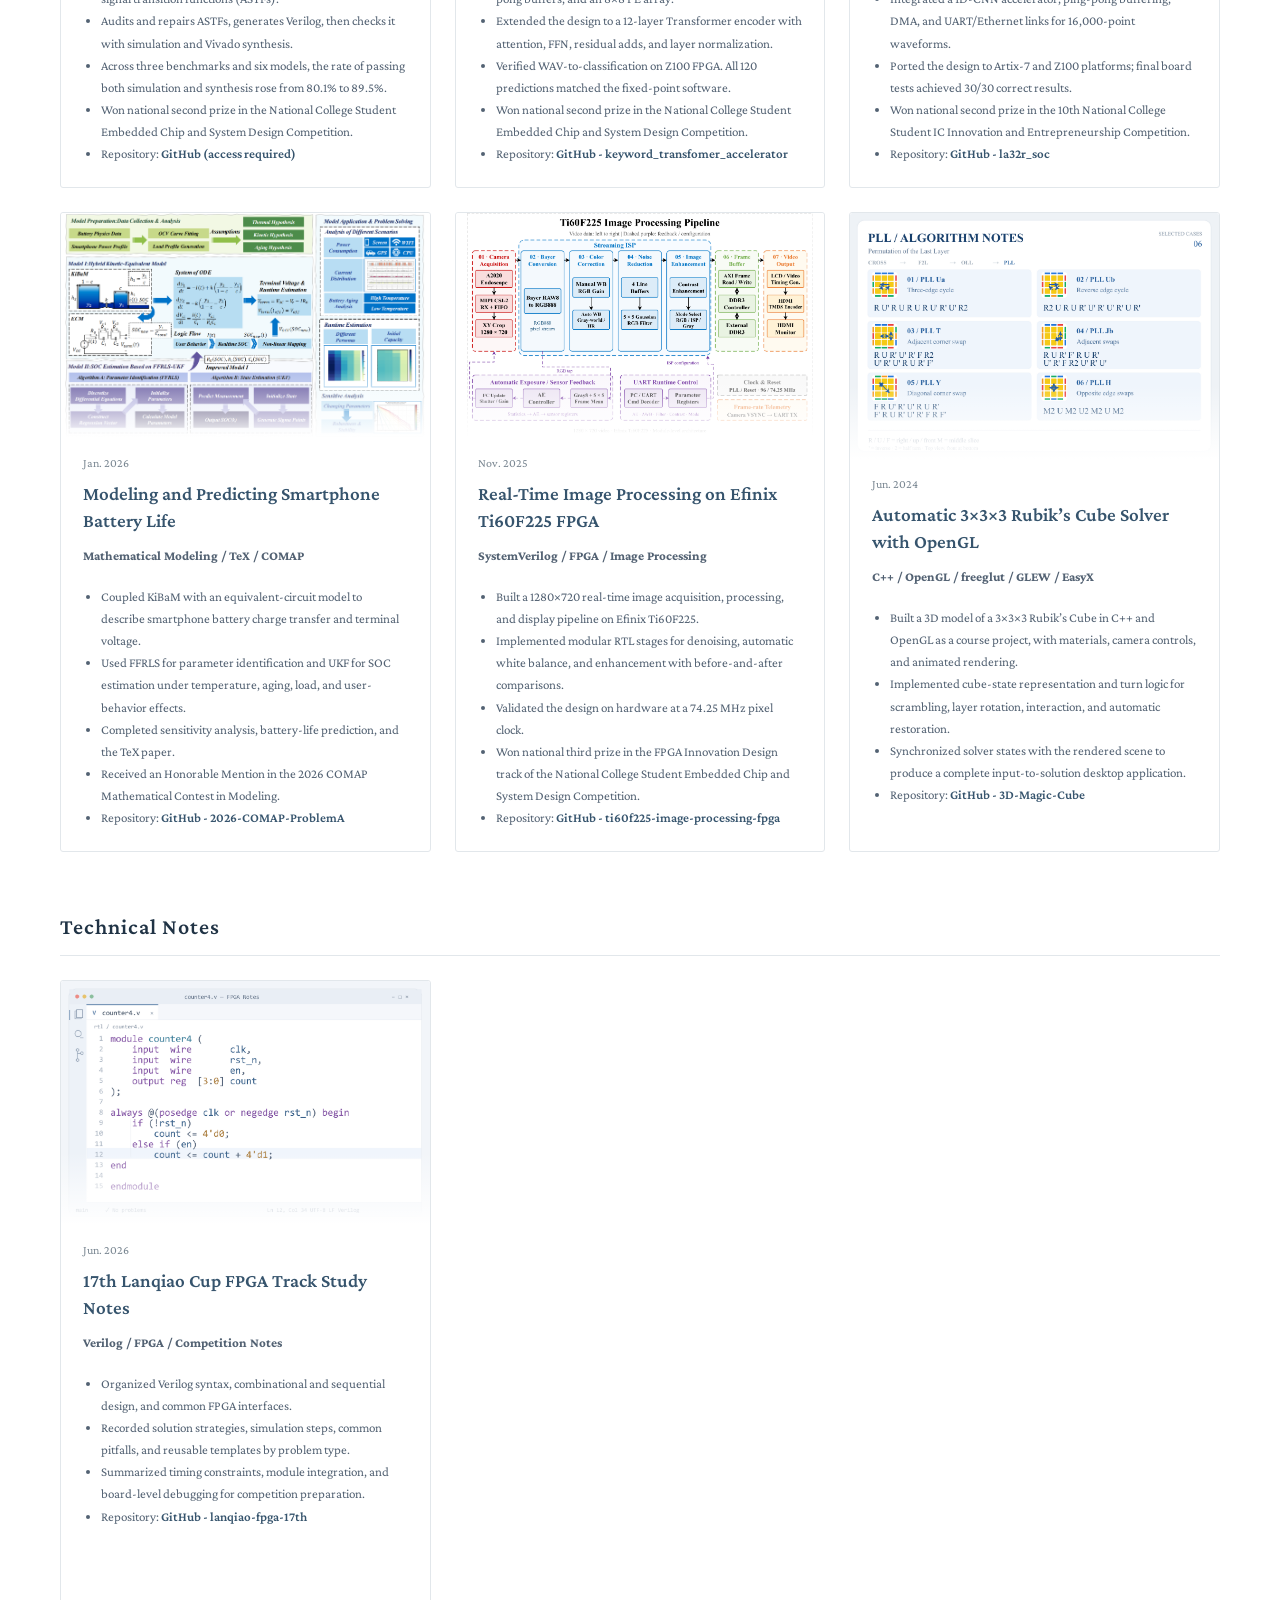
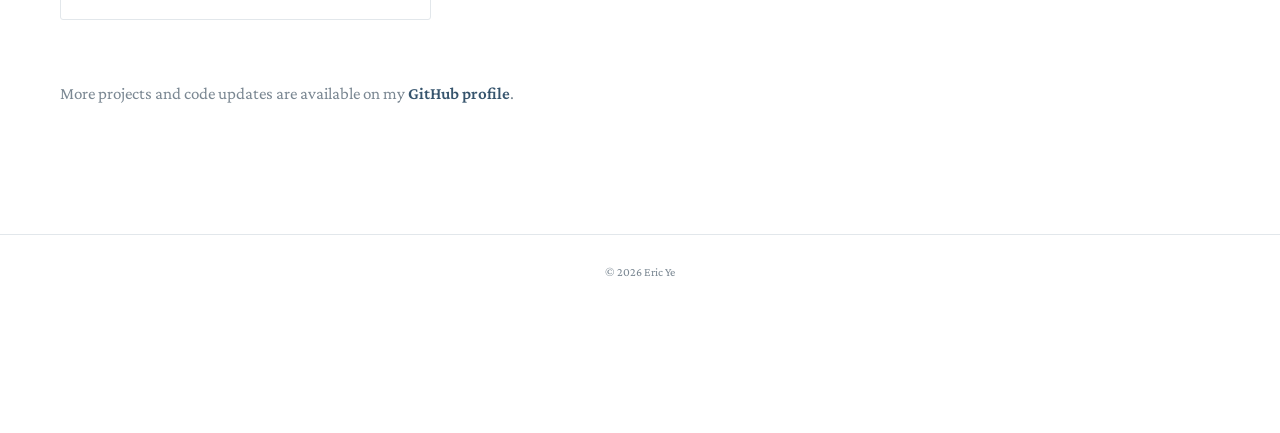
<file: en/projects/index.html>
<!doctype html>
<html lang="en">
<head>
  <meta charset="utf-8">
  <meta name="viewport" content="width=device-width, initial-scale=1">
  <title>Eric Ye | Projects</title>
  <meta name="description" content="Engineering projects, research experience, and technical notes by Eric Ye, including SoC, FPGA, microring modulators, and mathematical modeling.">
  <link rel="canonical" href="https://ericyxz.github.io/en/projects/">
  <link rel="alternate" hreflang="zh-CN" href="https://ericyxz.github.io/projects/">
  <link rel="alternate" hreflang="en" href="https://ericyxz.github.io/en/projects/">
  <link rel="icon" type="image/svg+xml" href="/assets/img/favicon.svg">
  <link rel="preconnect" href="https://fonts.googleapis.com">
  <link rel="preconnect" href="https://fonts.gstatic.com" crossorigin>
  <link href="https://fonts.googleapis.com/css2?family=Crimson+Pro:ital,wght@0,400;0,500;0,600;1,500;1,600&display=swap" rel="stylesheet">
  <script>
    // Resolve the theme before painting the page.
    (function () {
      var theme;
      try { theme = localStorage.getItem('theme'); } catch (_) {}
      if (theme !== 'light' && theme !== 'dark') {
        theme = window.matchMedia('(prefers-color-scheme: dark)').matches ? 'dark' : 'light';
      }
      document.documentElement.setAttribute('data-theme', theme);
    })();
  </script>
  <link rel="stylesheet" href="/assets/css/style.css?v=20261123-gallery-rows">
  <link rel="stylesheet" href="/assets/css/theme-b.css?v=20261123-cards">
  <link rel="stylesheet" href="/assets/css/music.css?v=20260927-7">
</head>

<body class="english-page projects-page">
  <header class="site-header">
    <div class="nav-wrap">
      <a class="brand" href="/en/">Eric Ye</a>
      <button class="hamburger" aria-label="Menu" aria-expanded="false"><span></span><span></span><span></span></button>
      <nav class="nav" aria-label="Main navigation">
        <a href="/en/">Home</a><a href="/en/cv/">CV</a><a class="active" href="/en/projects/">Projects</a><a href="/en/publications/">Publications</a><a href="/en/gallery/">Gallery</a>
      </nav>
      <div class="language-switch" aria-label="Language">
        <a href="/projects/" lang="zh-CN" hreflang="zh-CN">CH</a><span aria-hidden="true">/</span><span class="active" aria-current="page">EN</span>
      </div>
      <button class="theme-toggle" aria-label="Toggle theme">
        <svg class="icon-sun" viewBox="0 0 24 24"><circle cx="12" cy="12" r="5"/><line x1="12" y1="1" x2="12" y2="3"/><line x1="12" y1="21" x2="12" y2="23"/><line x1="4.22" y1="4.22" x2="5.64" y2="5.64"/><line x1="18.36" y1="18.36" x2="19.78" y2="19.78"/><line x1="1" y1="12" x2="3" y2="12"/><line x1="21" y1="12" x2="23" y2="12"/><line x1="4.22" y1="19.78" x2="5.64" y2="18.36"/><line x1="18.36" y1="5.64" x2="19.78" y2="4.22"/></svg>
        <svg class="icon-moon" viewBox="0 0 24 24" style="display:none"><path d="M21 12.79A9 9 0 1 1 11.21 3 7 7 0 0 0 21 12.79z"/></svg>
      </button>
    </div>
  </header>

  <main>
    <div class="container">
      <h1 class="page-title">Projects</h1>
      <p class="page-intro">Research projects, engineering work, and technical notes.</p>

      <section class="section project-section project-section--research">
        <h2>Research Projects</h2>
        <div class="entry">
          <div class="entry-header">
            <p class="entry-title"><a href="https://github.com/SigmaOfTy/Micro-ring-Wavelength-Locker" target="_blank" rel="noopener noreferrer">Wavelength-Tuning Driver for a Microring Modulator</a></p>
            <span class="date">May 2026</span>
          </div>
          <p class="organization">National Innovation Project / Digital Modulator / Analog Circuits</p>
          <ul>
            <li>Designed a driver chain for wavelength locking and wide-range tuning against thermally induced resonance drift.</li>
            <li>Combined a sigma-delta modulator and 4-bit DAC with bandgap, bias, and switched-current blocks for precise current control.</li>
            <li>Verified the functional blocks, interfaces, and system architecture; the national innovation project received an Excellent conclusion.</li>
            <li>Repository: <a class="text-link" href="https://github.com/SigmaOfTy/Micro-ring-Wavelength-Locker" target="_blank" rel="noopener noreferrer">GitHub - Micro-ring-Wavelength-Locker</a></li>
          </ul>
          <div class="project-entry-media project-entry-media--image">
            <img src="/assets/img/projects/microring-wavelength-locker.png?v=20260926-2" alt="System diagram of the microring wavelength-tuning driver" width="879" height="470" loading="lazy">
          </div>
        </div>
      </section>

      <section class="section project-section project-section--engineering">
        <h2>Engineering Projects</h2>

        <div class="entry">
          <div class="entry-header">
            <p class="entry-title"><a href="https://github.com/PilgrimClownester/48964_rtlagent" target="_blank" rel="noopener noreferrer">ART: ASTF-Based RTL Transformation Agent</a></p>
            <span class="date">Nov. 2026</span>
          </div>
          <p class="organization">LLM / Verilog / Python / Vivado</p>
          <ul>
            <li>Expresses natural-language circuit specifications as abstract signal transition functions (ASTFs).</li>
            <li>Audits and repairs ASTFs, generates Verilog, then checks it with simulation and Vivado synthesis.</li>
            <li>Across three benchmarks and six models, the rate of passing both simulation and synthesis rose from 80.1% to 89.5%.</li>
            <li>Won national second prize in the National College Student Embedded Chip and System Design Competition.</li>
            <li>Repository: <a class="text-link" href="https://github.com/PilgrimClownester/48964_rtlagent" target="_blank" rel="noopener noreferrer">GitHub (access required)</a></li>
          </ul>
          <div class="project-entry-media project-entry-media--image">
            <img src="/assets/img/projects/art-rtl-agent-workflow.png?v=stacked" alt="ART’s three-stage RTL generation workflow above, with Native MTP3, HIP graph replay, and RDNAHybrid W4A16 inference optimizations below" width="743" height="687" loading="lazy">
          </div>
        </div>

        <div class="entry">
          <div class="entry-header">
            <p class="entry-title"><a href="https://github.com/hhaxi/keyword_transfomer_accelerator" target="_blank" rel="noopener noreferrer">KWT-1 Keyword Spotting Accelerator on E203 SoC</a></p>
            <span class="date">Nov. 2026</span>
          </div>
          <p class="organization">Verilog / RISC-V / SoC / Transformer / FPGA</p>
          <ul>
            <li>Integrated a fixed-point FFN1 accelerator with DMA, ping-pong buffers, and an 8×8 PE array.</li>
            <li>Extended the design to a 12-layer Transformer encoder with attention, FFN, residual adds, and layer normalization.</li>
            <li>Verified WAV-to-classification on Z100 FPGA. All 120 predictions matched the fixed-point software.</li>
            <li>Won national second prize in the National College Student Embedded Chip and System Design Competition.</li>
            <li>Repository: <a class="text-link" href="https://github.com/hhaxi/keyword_transfomer_accelerator" target="_blank" rel="noopener noreferrer">GitHub - keyword_transfomer_accelerator</a></li>
          </ul>
          <div class="project-entry-media project-entry-media--image">
            <img src="/assets/img/projects/kwt1-e203-ffn1-architecture.png" alt="E203 SoC and FFN1 accelerator with DMA, ping-pong buffers, an 8×8 PE array, and an ICB bus" width="1800" height="1714" loading="lazy">
          </div>
        </div>

        <div class="entry">
          <div class="entry-header">
            <p class="entry-title"><a href="https://github.com/EricYXZ/la32r_soc" target="_blank" rel="noopener noreferrer">Loongson LA32R SoC with a 1D-CNN Accelerator</a></p>
            <span class="date">Aug. 2026</span>
          </div>
          <p class="organization">Verilog / LA32R / FPGA / 1D-CNN / DMA</p>
          <ul>
            <li>Built an end-to-end LA32R SoC with CPU, AXI interconnect, DDR3 memory, and peripheral subsystems.</li>
            <li>Integrated a 1D-CNN accelerator, ping-pong buffering, DMA, and UART/Ethernet links for 16,000-point waveforms.</li>
            <li>Ported the design to Artix-7 and Z100 platforms; final board tests achieved 30/30 correct results.</li>
            <li>Won national second prize in the 10th National College Student IC Innovation and Entrepreneurship Competition.</li>
            <li>Repository: <a class="text-link" href="https://github.com/EricYXZ/la32r_soc" target="_blank" rel="noopener noreferrer">GitHub - la32r_soc</a></li>
          </ul>
          <div class="project-entry-media project-entry-media--image">
            <img src="/assets/img/projects/loongson-soc-structure.png" alt="Loongson LA32R SoC system architecture" width="1561" height="1146" loading="lazy">
          </div>
        </div>

        <div class="entry">
          <div class="entry-header">
            <p class="entry-title"><a href="https://github.com/EricYXZ/2026-COMAP-ProblemA" target="_blank" rel="noopener noreferrer">Modeling and Predicting Smartphone Battery Life</a></p>
            <span class="date">Jan. 2026</span>
          </div>
          <p class="organization">Mathematical Modeling / TeX / COMAP</p>
          <ul>
            <li>Coupled KiBaM with an equivalent-circuit model to describe smartphone battery charge transfer and terminal voltage.</li>
            <li>Used FFRLS for parameter identification and UKF for SOC estimation under temperature, aging, load, and user-behavior effects.</li>
            <li>Completed sensitivity analysis, battery-life prediction, and the TeX paper.</li>
            <li>Received an Honorable Mention in the 2026 COMAP Mathematical Contest in Modeling.</li>
            <li>Repository: <a class="text-link" href="https://github.com/EricYXZ/2026-COMAP-ProblemA" target="_blank" rel="noopener noreferrer">GitHub - 2026-COMAP-ProblemA</a></li>
          </ul>
          <div class="project-entry-media project-entry-media--image">
            <img src="/assets/img/projects/comap-battery-model.png" alt="COMAP battery-modeling methodology and applications" width="1591" height="994" loading="lazy">
          </div>
        </div>

        <div class="entry">
          <div class="entry-header">
            <p class="entry-title"><a href="https://github.com/EricYXZ/ti60f225-image-processing-fpga" target="_blank" rel="noopener noreferrer">Real-Time Image Processing on Efinix Ti60F225 FPGA</a></p>
            <span class="date">Nov. 2025</span>
          </div>
          <p class="organization">SystemVerilog / FPGA / Image Processing</p>
          <ul>
            <li>Built a 1280×720 real-time image acquisition, processing, and display pipeline on Efinix Ti60F225.</li>
            <li>Implemented modular RTL stages for denoising, automatic white balance, and enhancement with before-and-after comparisons.</li>
            <li>Validated the design on hardware at a 74.25 MHz pixel clock.</li>
            <li>Won national third prize in the FPGA Innovation Design track of the National College Student Embedded Chip and System Design Competition.</li>
            <li>Repository: <a class="text-link" href="https://github.com/EricYXZ/ti60f225-image-processing-fpga" target="_blank" rel="noopener noreferrer">GitHub - ti60f225-image-processing-fpga</a></li>
          </ul>
          <div class="project-entry-media project-entry-media--image">
            <img src="/assets/img/projects/ti60f225-system-structure.png?v=20261102-pipeline2" alt="Ti60F225 seven-stage image-processing pipeline: acquisition, Bayer conversion, color correction, noise reduction, enhancement, frame buffering and video output, with separate AE feedback and UART control" width="2402" height="1562" loading="lazy">
          </div>
        </div>

        <div class="entry">
          <div class="entry-header">
            <p class="entry-title"><a href="https://github.com/EricYXZ/3D-Magic-Cube" target="_blank" rel="noopener noreferrer">Automatic 3×3×3 Rubik’s Cube Solver with OpenGL</a></p>
            <span class="date">Jun. 2024</span>
          </div>
          <p class="organization">C++ / OpenGL / freeglut / GLEW / EasyX</p>
          <ul>
            <li>Built a 3D model of a 3×3×3 Rubik’s Cube in C++ and OpenGL as a course project, with materials, camera controls, and animated rendering.</li>
            <li>Implemented cube-state representation and turn logic for scrambling, layer rotation, interaction, and automatic restoration.</li>
            <li>Synchronized solver states with the rendered scene to produce a complete input-to-solution desktop application.</li>
            <li>Repository: <a class="text-link" href="https://github.com/EricYXZ/3D-Magic-Cube" target="_blank" rel="noopener noreferrer">GitHub - 3D-Magic-Cube</a></li>
          </ul>
          <div class="project-entry-media project-entry-media--image">
            <img src="/assets/img/projects/3d-magic-cube-cfop.png?v=20261102-pll6" alt="PLL algorithm reference in Times New Roman with six cases: Ua, Ub, T, Jb, Y and H, and vivid top-view diagrams" width="2402" height="1602" loading="lazy">
          </div>
        </div>
      </section>

      <section class="section project-section project-section--notes">
        <h2>Technical Notes</h2>
        <div class="entry">
          <div class="entry-header">
            <p class="entry-title"><a href="https://github.com/EricYXZ/lanqiao-fpga-17th" target="_blank" rel="noopener noreferrer">17th Lanqiao Cup FPGA Track Study Notes</a></p>
            <span class="date">Jun. 2026</span>
          </div>
          <p class="organization">Verilog / FPGA / Competition Notes</p>
          <ul>
            <li>Organized Verilog syntax, combinational and sequential design, and common FPGA interfaces.</li>
            <li>Recorded solution strategies, simulation steps, common pitfalls, and reusable templates by problem type.</li>
            <li>Summarized timing constraints, module integration, and board-level debugging for competition preparation.</li>
            <li>Repository: <a class="text-link" href="https://github.com/EricYXZ/lanqiao-fpga-17th" target="_blank" rel="noopener noreferrer">GitHub - lanqiao-fpga-17th</a></li>
          </ul>
          <div class="project-entry-media project-entry-media--image">
            <img src="/assets/img/projects/lanqiao-verilog-ide.png" alt="IDE showing syntax-highlighted Verilog code for a four-bit counter" width="2242" height="1482" loading="lazy">
          </div>
        </div>
      </section>

      <section class="section">
        <div class="empty-note">More projects and code updates are available on my <a class="text-link" href="https://github.com/EricYXZ" target="_blank" rel="noopener noreferrer">GitHub profile</a>.</div>
      </section>
    </div>
  </main>

  <footer class="site-footer"><div>© 2026 Eric Ye</div><div class="visitor-stats" id="busuanzi_container_site_pv" style="display:none;"><span id="busuanzi_value_site_pv"></span> page views · <span id="busuanzi_value_site_uv"></span> visitors</div></footer>
  <script src="/assets/js/main.js?v=20260926-b4"></script>
  <script async src="https://busuanzi.ibruce.info/busuanzi/2.3/busuanzi.pure.mini.js"></script>
  <script src="/assets/js/navigation.js?v=20260928-1"></script>
  <script src="/assets/js/music.js?v=20260928-9"></script>
</body>
</html>
</file>
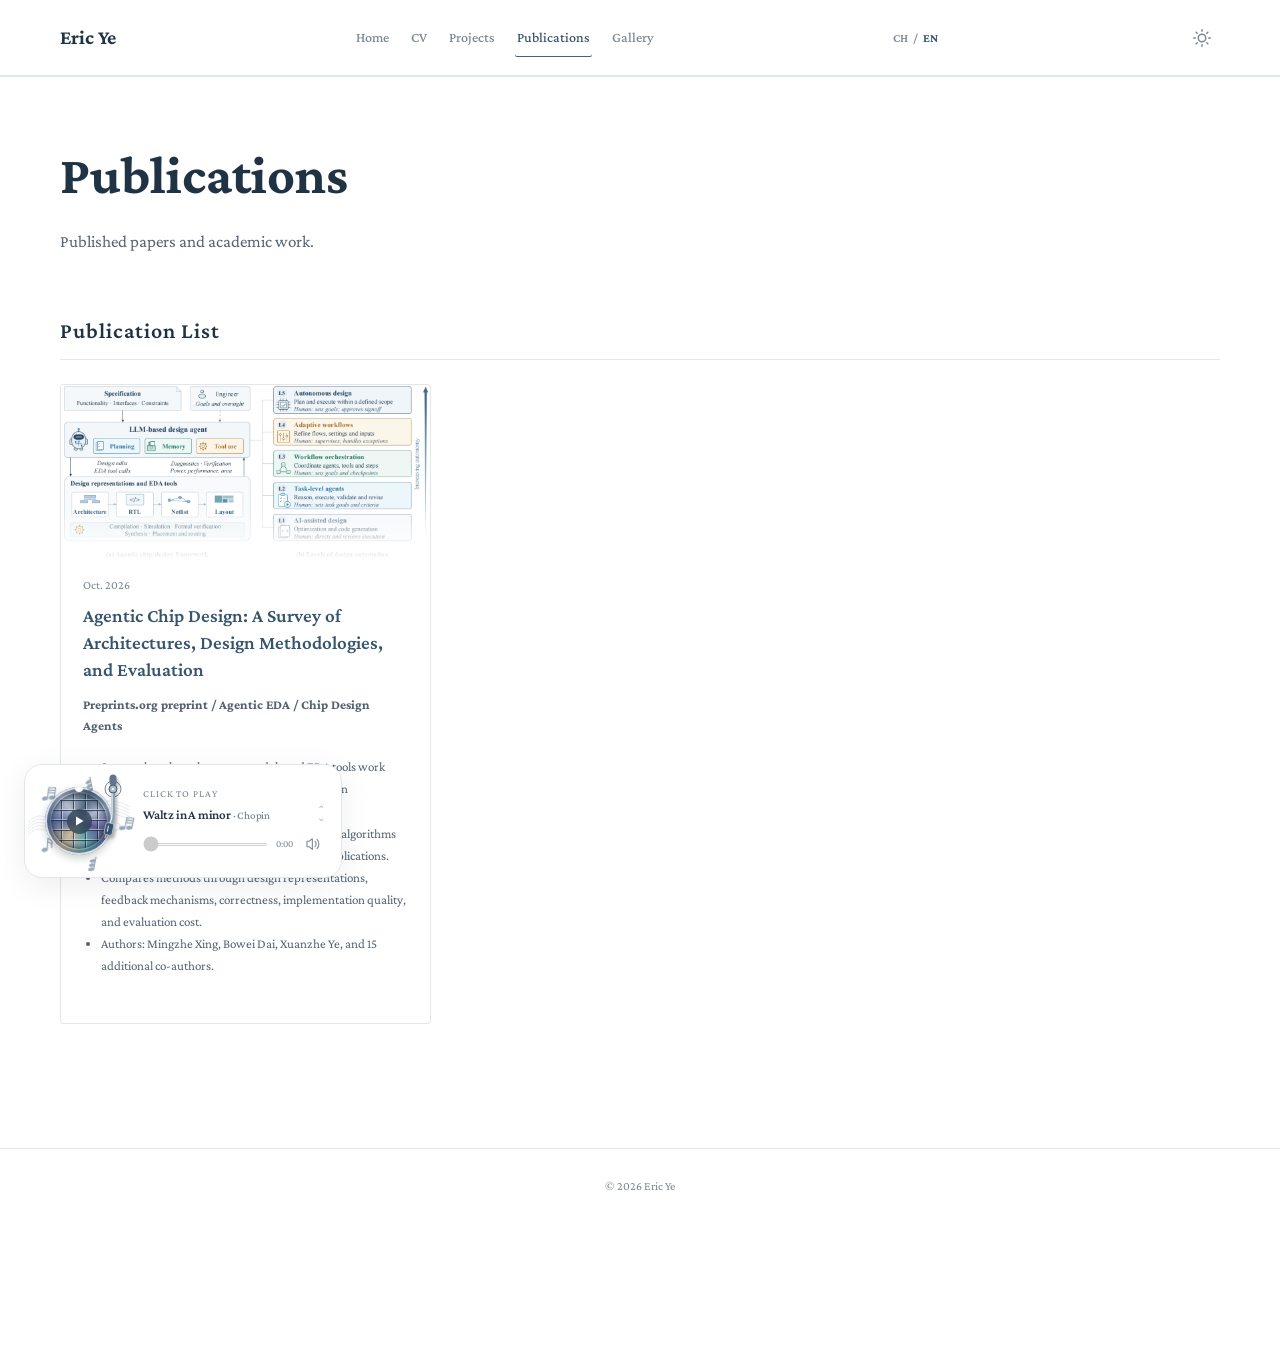
<file: en/publications/index.html>
<!doctype html>
<html lang="en">
<head>
  <meta charset="utf-8">
  <meta name="viewport" content="width=device-width, initial-scale=1">
  <title>Eric Ye | Publications</title>
  <meta name="description" content="Publications and academic work by Eric Ye.">
  <link rel="canonical" href="https://ericyxz.github.io/en/publications/">
  <link rel="alternate" hreflang="zh-CN" href="https://ericyxz.github.io/publications/">
  <link rel="alternate" hreflang="en" href="https://ericyxz.github.io/en/publications/">
  <link rel="icon" type="image/svg+xml" href="/assets/img/favicon.svg">
  <link rel="preconnect" href="https://fonts.googleapis.com">
  <link rel="preconnect" href="https://fonts.gstatic.com" crossorigin>
  <link href="https://fonts.googleapis.com/css2?family=Crimson+Pro:ital,wght@0,400;0,500;0,600;1,500;1,600&display=swap" rel="stylesheet">
  <script>
    // Resolve the theme before painting the page.
    (function () {
      var theme;
      try { theme = localStorage.getItem('theme'); } catch (_) {}
      if (theme !== 'light' && theme !== 'dark') {
        theme = window.matchMedia('(prefers-color-scheme: dark)').matches ? 'dark' : 'light';
      }
      document.documentElement.setAttribute('data-theme', theme);
    })();
  </script>
  <link rel="stylesheet" href="/assets/css/style.css?v=20261123-gallery-rows">
  <link rel="stylesheet" href="/assets/css/theme-b.css?v=20260926-b15">
  <link rel="stylesheet" href="/assets/css/music.css?v=20260927-7">
</head>
<body class="english-page projects-page publications-page">
  <header class="site-header">
    <div class="nav-wrap">
      <a class="brand" href="/en/">Eric Ye</a>
      <button class="hamburger" aria-label="Menu" aria-expanded="false"><span></span><span></span><span></span></button>
      <nav class="nav" aria-label="Main navigation">
        <a href="/en/">Home</a>
        <a href="/en/cv/">CV</a>
        <a href="/en/projects/">Projects</a>
        <a class="active" aria-current="page" href="/en/publications/">Publications</a>
        <a href="/en/gallery/">Gallery</a>
      </nav>
      <div class="language-switch" aria-label="Language"><a href="/publications/" lang="zh-CN" hreflang="zh-CN">CH</a><span aria-hidden="true">/</span><span class="active" aria-current="page">EN</span></div>
      <button class="theme-toggle" aria-label="Toggle theme">
        <svg class="icon-sun" viewBox="0 0 24 24"><circle cx="12" cy="12" r="5"/><line x1="12" y1="1" x2="12" y2="3"/><line x1="12" y1="21" x2="12" y2="23"/><line x1="4.22" y1="4.22" x2="5.64" y2="5.64"/><line x1="18.36" y1="18.36" x2="19.78" y2="19.78"/><line x1="1" y1="12" x2="3" y2="12"/><line x1="21" y1="12" x2="23" y2="12"/><line x1="4.22" y1="19.78" x2="5.64" y2="18.36"/><line x1="18.36" y1="5.64" x2="19.78" y2="4.22"/></svg>
        <svg class="icon-moon" viewBox="0 0 24 24" style="display:none"><path d="M21 12.79A9 9 0 1 1 11.21 3 7 7 0 0 0 21 12.79z"/></svg>
      </button>
    </div>
  </header>
  <main>
    <div class="container">
      <h1 class="page-title">Publications</h1>
      <p class="page-intro">Published papers and academic work.</p>
      <section class="section project-section publication-section">
        <h2>Publication List</h2>

        <article class="entry">
          <div class="entry-header">
            <p class="entry-title">
              <a href="https://www.preprints.org/manuscript/202611.0766" target="_blank" rel="noopener noreferrer">Agentic Chip Design: A Survey of Architectures, Design Methodologies, and Evaluation</a>
            </p>
            <span class="date">Oct. 2026</span>
          </div>
          <p class="organization">Preprints.org preprint / Agentic EDA / Chip Design Agents</p>
          <ul>
            <li>Surveys how large language models and EDA tools work together to plan, execute, and revise chip-design operations.</li>
            <li>Covers digital design, agent architectures, EDA algorithms and tools, plus analog, mixed-signal, and RF applications.</li>
            <li>Compares methods through design representations, feedback mechanisms, correctness, implementation quality, and evaluation cost.</li>
            <li>Authors: Mingzhe Xing, Bowei Dai, Xuanzhe Ye, and 15 additional co-authors.</li>
          </ul>
          <div class="project-entry-media project-entry-media--image">
            <img src="/assets/img/publications/agentic-chip-design-survey.png" alt="Agentic chip-design framework and levels of design automation" width="1106" height="524" loading="lazy">
          </div>
        </article>
      </section>
    </div>
  </main>
  <footer class="site-footer">
    <div>© 2026 Eric Ye</div>
    <div class="visitor-stats" id="busuanzi_container_site_pv" style="display:none;"><span id="busuanzi_value_site_pv"></span> page views · <span id="busuanzi_value_site_uv"></span> visitors</div>
  </footer>
  <script src="/assets/js/main.js?v=20260926-b4"></script>
  <script async src="https://busuanzi.ibruce.info/busuanzi/2.3/busuanzi.pure.mini.js"></script>
  <script src="/assets/js/navigation.js?v=20260928-1"></script>
  <script src="/assets/js/music.js?v=20260928-9"></script>
</body>
</html>
</file>
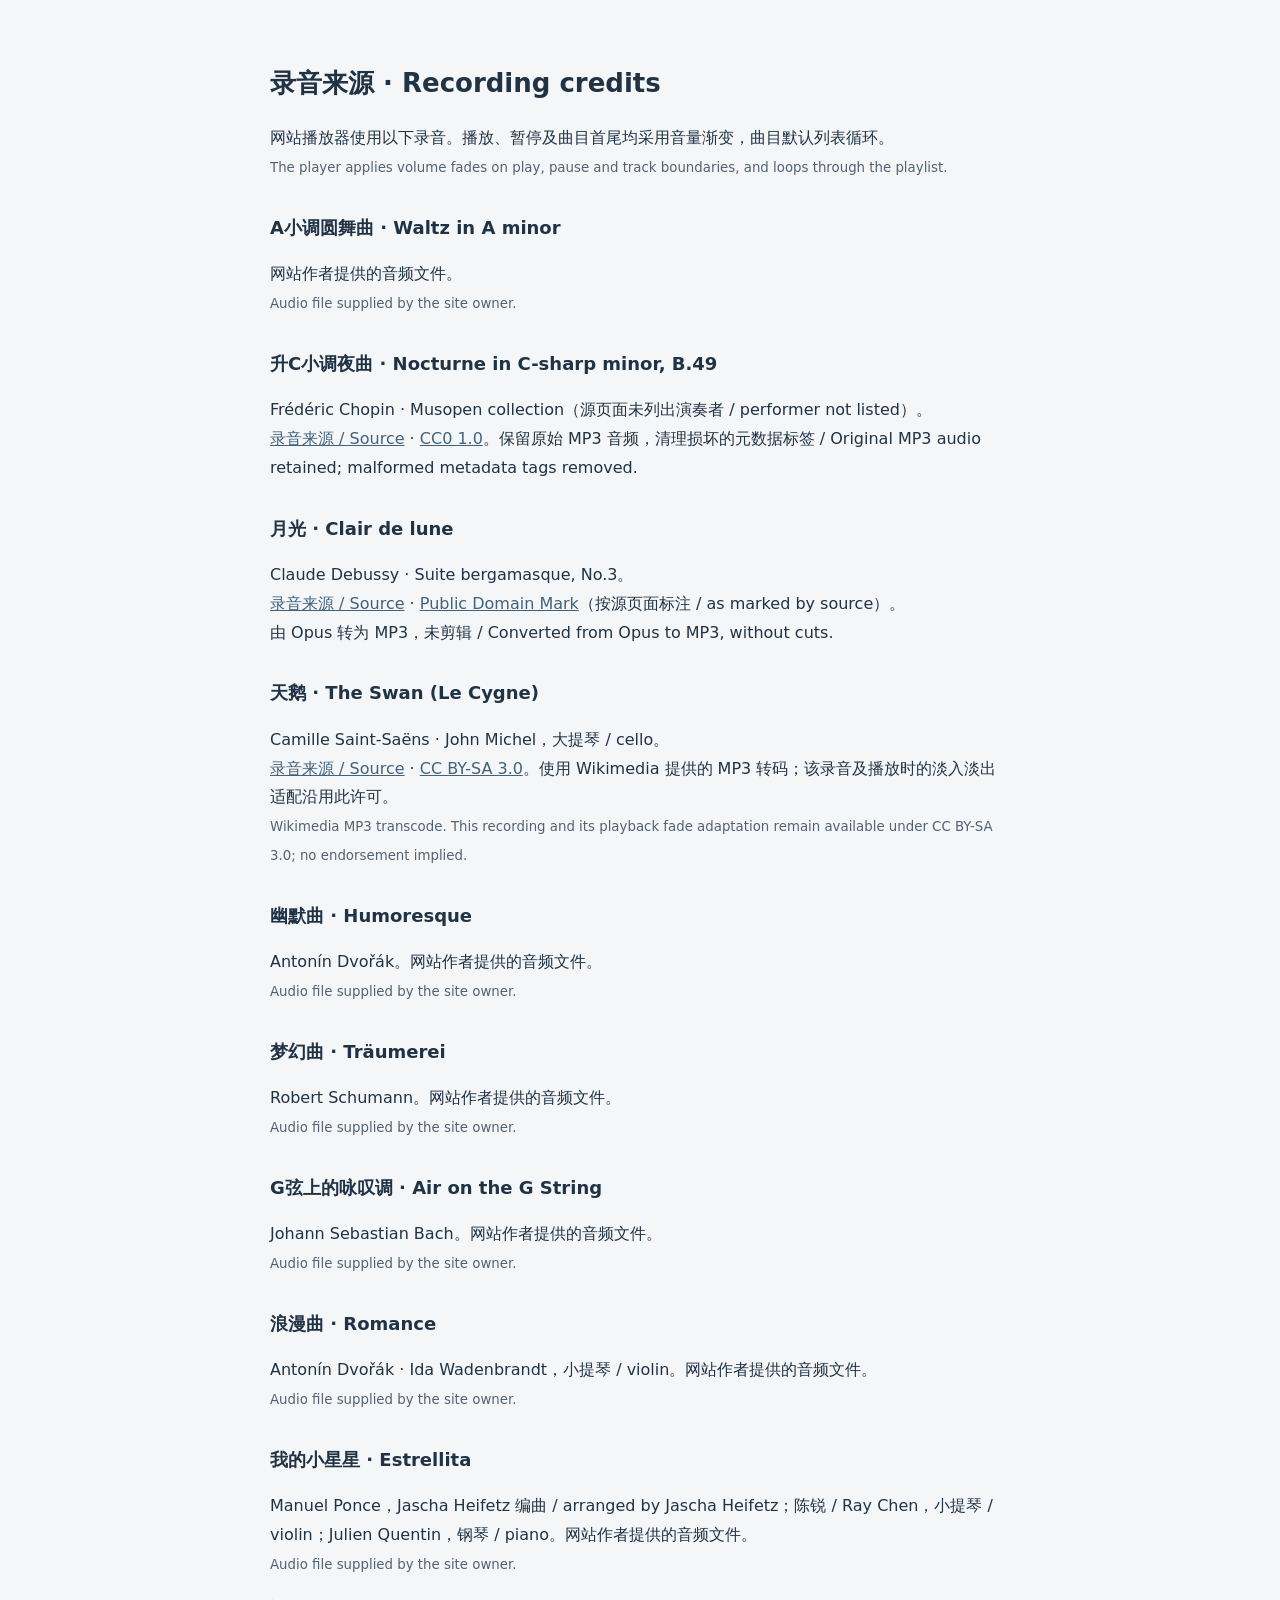
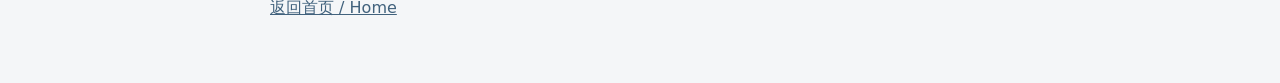
<file: assets/audio/credits.html>
<!doctype html>
<html lang="zh-CN">
<head><meta charset="utf-8"><meta name="viewport" content="width=device-width, initial-scale=1"><title>录音来源 · Recording credits</title>
<style>body{max-width:740px;margin:60px auto;padding:0 24px;font:16px/1.8 system-ui,sans-serif;color:#203345;background:#f4f6f8}h1{font-size:26px}h2{font-size:18px;margin-top:30px}a{color:#41627d}small{color:#536273}</style></head>
<body>
<h1>录音来源 · Recording credits</h1>
<p>网站播放器使用以下录音。播放、暂停及曲目首尾均采用音量渐变，曲目默认列表循环。<br><small>The player applies volume fades on play, pause and track boundaries, and loops through the playlist.</small></p>
<h2>A小调圆舞曲 · Waltz in A minor</h2>
<p>网站作者提供的音频文件。<br><small>Audio file supplied by the site owner.</small></p>
<h2>升C小调夜曲 · Nocturne in C-sharp minor, B.49</h2>
<p>Frédéric Chopin · Musopen collection（源页面未列出演奏者 / performer not listed）。<br>
<a href="https://commons.wikimedia.org/wiki/File:Nocturne_B._49_in_C_sharp_minor_%27Lento_con_gran_espressione%27_(1).mp3">录音来源 / Source</a> · <a href="https://creativecommons.org/publicdomain/zero/1.0/">CC0 1.0</a>。保留原始 MP3 音频，清理损坏的元数据标签 / Original MP3 audio retained; malformed metadata tags removed.</p>
<h2>月光 · Clair de lune</h2>
<p>Claude Debussy · Suite bergamasque, No.3。<br>
<a href="https://commons.wikimedia.org/wiki/File:Clair_de_Lune_by_Claude_Debussy_(1905,_piano_solo).opus">录音来源 / Source</a> · <a href="https://creativecommons.org/publicdomain/mark/1.0/">Public Domain Mark</a>（按源页面标注 / as marked by source）。<br>由 Opus 转为 MP3，未剪辑 / Converted from Opus to MP3, without cuts.</p>
<h2>天鹅 · The Swan (Le Cygne)</h2>
<p>Camille Saint-Saëns · John Michel，大提琴 / cello。<br>
<a href="https://commons.wikimedia.org/wiki/File:JOHN_MICHEL_CELLO-SAINT_SAENS_CARNIVAL_OF_ANIMALS_THE_SWAN.ogg">录音来源 / Source</a> · <a href="https://creativecommons.org/licenses/by-sa/3.0/">CC BY-SA 3.0</a>。使用 Wikimedia 提供的 MP3 转码；该录音及播放时的淡入淡出适配沿用此许可。<br><small>Wikimedia MP3 transcode. This recording and its playback fade adaptation remain available under CC BY-SA 3.0; no endorsement implied.</small></p>
<h2>幽默曲 · Humoresque</h2>
<p>Antonín Dvořák。网站作者提供的音频文件。<br><small>Audio file supplied by the site owner.</small></p>
<h2>梦幻曲 · Träumerei</h2>
<p>Robert Schumann。网站作者提供的音频文件。<br><small>Audio file supplied by the site owner.</small></p>
<h2>G弦上的咏叹调 · Air on the G String</h2>
<p>Johann Sebastian Bach。网站作者提供的音频文件。<br><small>Audio file supplied by the site owner.</small></p>
<h2>浪漫曲 · Romance</h2>
<p>Antonín Dvořák · Ida Wadenbrandt，小提琴 / violin。网站作者提供的音频文件。<br><small>Audio file supplied by the site owner.</small></p>
<h2>我的小星星 · Estrellita</h2>
<p>Manuel Ponce，Jascha Heifetz 编曲 / arranged by Jascha Heifetz；陈锐 / Ray Chen，小提琴 / violin；Julien Quentin，钢琴 / piano。网站作者提供的音频文件。<br><small>Audio file supplied by the site owner.</small></p>
<p><a href="/">返回首页 / Home</a></p>
</body></html>
</file>
<file: assets/css/style.css>
@import url('https://fonts.googleapis.com/css2?family=Noto+Serif+SC:wght@400;500;600;700;800;900&display=swap');

:root {
  --ink: #0b1628;
  --text: #203149;
  --muted: #607086;
  --line: #d7e3f1;
  --paper: #ffffff;
  --wash: #f4f8fd;
  --blue: #2563eb;
  --blue-dark: #123a78;
  --cyan: #0ea5e9;
  --gold: #f0b429;
  --green: #14b8a6;
  --shadow: 0 18px 40px rgba(9, 33, 72, 0.12);
  --shadow-soft: 0 10px 28px rgba(9, 33, 72, 0.08);
  --radius: 10px;
}

/* ===== Dark Mode ===== */
/* 手动切换 */
:root[data-theme="dark"] {
  --ink: #e8edf5;
  --text: #c0cdde;
  --muted: #7b8ca8;
  --line: #2a3850;
  --paper: #141f30;
  --wash: #0f1826;
  --blue-dark: #7eb8f0;
  --shadow: 0 18px 40px rgba(0, 0, 0, 0.32);
  --shadow-soft: 0 10px 28px rgba(0, 0, 0, 0.24);
}

[data-theme="dark"] body {
  background: radial-gradient(circle at 12% 12%, rgba(14, 165, 233, 0.08), transparent 26%),
              linear-gradient(180deg, #101c2e 0%, #0d1522 42%, #0a101c 100%);
}

[data-theme="dark"] .intro-band {
  background: var(--paper);
}

[data-theme="dark"] .site-footer {
  border-color: var(--line);
}

[data-theme="dark"] .summary {
  background: linear-gradient(135deg, #1a2a44, #141f30);
}

[data-theme="dark"] .tag {
  background: var(--paper);
  border-color: var(--line);
  color: #93b8e8;
}

[data-theme="dark"] .tag:hover {
  background: #1a3a5c;
}

[data-theme="dark"] .card-icon {
  background: #1e3050;
  color: #6ab0f0;
}

[data-theme="dark"] .card:hover .card-icon {
  color: var(--paper);
  background: linear-gradient(135deg, var(--blue), var(--cyan));
}

[data-theme="dark"] .photo-card {
  background: var(--paper);
}

[data-theme="dark"] .contact-band {
  background: var(--paper);
}

[data-theme="dark"] .contact-item {
  background: var(--wash);
  border-color: var(--line);
}

[data-theme="dark"] .back-to-top {
  background: var(--paper);
  border-color: var(--line);
}

[data-theme="dark"] .back-to-top:hover {
  background: var(--blue);
  color: #fff;
}

[data-theme="dark"] .empty-note {
  background: rgba(255, 255, 255, 0.05);
}

[data-theme="dark"] .feature,
[data-theme="dark"] .card,
[data-theme="dark"] .summary,
[data-theme="dark"] .empty-note {
  border-color: var(--line);
}

/* --- Hero 区域深色模式保持不变（Hero 始终为暗色背景） --- */
[data-theme="dark"] .brand,
[data-theme="dark"] .hero h1,
[data-theme="dark"] .hero-copy,
[data-theme="dark"] .meta-value {
  color: #ffffff;
}

[data-theme="dark"] .meta-label {
  color: rgba(255, 255, 255, 0.72);
}

[data-theme="dark"] .button.primary {
  color: #0b1628;
  background: #ffffff;
}

[data-theme="dark"] .button.secondary {
  color: #ffffff;
  border-color: rgba(255, 255, 255, 0.6);
}

[data-theme="dark"] .nav a.active,
[data-theme="dark"] .nav a:hover {
  color: #ffffff;
}

/* --- 显式深色模式文字颜色 --- */
[data-theme="dark"] .section h2,
[data-theme="dark"] .section-heading h2,
[data-theme="dark"] .intro-grid h2,
[data-theme="dark"] .page-title,
[data-theme="dark"] .feature h3,
[data-theme="dark"] .card h3,
[data-theme="dark"] .entry-title,
[data-theme="dark"] .entry-title a,
[data-theme="dark"] .contact-value {
  color: #e8edf5;
}

[data-theme="dark"] .lead,
[data-theme="dark"] .feature p,
[data-theme="dark"] .card p,
[data-theme="dark"] .entry p,
[data-theme="dark"] .entry li,
[data-theme="dark"] .page-intro,
[data-theme="dark"] .contact-label {
  color: #c0cdde;
}

[data-theme="dark"] .section-kicker,
[data-theme="dark"] .feature-mark,
[data-theme="dark"] .gallery-caption,
[data-theme="dark"] .photo-card span,
[data-theme="dark"] .date,
[data-theme="dark"] .empty-note,
[data-theme="dark"] .certificate-missing {
  color: #7b8ca8;
}

[data-theme="dark"] .text-link,
[data-theme="dark"] .entry-title a,
[data-theme="dark"] .card-link,
[data-theme="dark"] .organization {
  color: #7eb8f0;
}

[data-theme="dark"] .text-link:hover,
[data-theme="dark"] .entry-title a:hover {
  color: #a0d0ff;
}

[data-theme="dark"] .award-toggle {
  color: #7eb8f0;
  background: var(--paper);
  border-color: var(--line);
}

[data-theme="dark"] .award-toggle:hover {
  border-color: rgba(37, 99, 235, 0.4);
  background: #1a2d48;
}

[data-theme="dark"] .entry {
  border-left-color: var(--line);
}

[data-theme="dark"] .contact-item:hover {
  background: #1a2d48;
}

[data-theme="dark"] .photo-card figcaption strong {
  color: #e8edf5;
}

[data-theme="dark"] .giscus-container {
  color-scheme: dark;
}

/* 系统偏好自动检测 */
@media (prefers-color-scheme: dark) {
  :root:not([data-theme="light"]) {
    --ink: #e8edf5;
    --text: #c0cdde;
    --muted: #7b8ca8;
    --line: #2a3850;
    --paper: #141f30;
    --wash: #0f1826;
    --blue-dark: #7eb8f0;
    --shadow: 0 18px 40px rgba(0, 0, 0, 0.32);
    --shadow-soft: 0 10px 28px rgba(0, 0, 0, 0.24);
  }

  :root:not([data-theme="light"]) body {
    background: radial-gradient(circle at 12% 12%, rgba(14, 165, 233, 0.08), transparent 26%),
                linear-gradient(180deg, #101c2e 0%, #0d1522 42%, #0a101c 100%);
  }

  :root:not([data-theme="light"]) .intro-band {
    background: var(--paper);
  }

  :root:not([data-theme="light"]) .site-footer {
    border-color: var(--line);
  }

  :root:not([data-theme="light"]) .summary {
    background: linear-gradient(135deg, #1a2a44, #141f30);
  }

  :root:not([data-theme="light"]) .tag {
    background: var(--paper);
    border-color: var(--line);
    color: #93b8e8;
  }

  :root:not([data-theme="light"]) .tag:hover {
    background: #1a3a5c;
  }

  :root:not([data-theme="light"]) .card-icon {
    background: #1e3050;
    color: #6ab0f0;
  }

  :root:not([data-theme="light"]) .card:hover .card-icon {
    color: var(--paper);
    background: linear-gradient(135deg, var(--blue), var(--cyan));
  }

  :root:not([data-theme="light"]) .photo-card {
    background: var(--paper);
  }

  :root:not([data-theme="light"]) .contact-band {
    background: var(--paper);
  }

  :root:not([data-theme="light"]) .contact-item {
    background: var(--wash);
    border-color: var(--line);
  }

  :root:not([data-theme="light"]) .back-to-top {
    background: var(--paper);
    border-color: var(--line);
  }

  :root:not([data-theme="light"]) .back-to-top:hover {
    background: var(--blue);
    color: #fff;
  }

  :root:not([data-theme="light"]) .empty-note {
    background: rgba(255, 255, 255, 0.05);
  }

  :root:not([data-theme="light"]) .feature,
  :root:not([data-theme="light"]) .card,
  :root:not([data-theme="light"]) .summary,
  :root:not([data-theme="light"]) .empty-note {
    border-color: var(--line);
  }

  /* --- Hero 区域深色模式保持不变 --- */
  :root:not([data-theme="light"]) .brand,
  :root:not([data-theme="light"]) .hero h1,
  :root:not([data-theme="light"]) .hero-copy,
  :root:not([data-theme="light"]) .meta-value {
    color: #ffffff;
  }

  :root:not([data-theme="light"]) .meta-label {
    color: rgba(255, 255, 255, 0.72);
  }

  :root:not([data-theme="light"]) .button.primary {
    color: #0b1628;
    background: #ffffff;
  }

  :root:not([data-theme="light"]) .button.secondary {
    color: #ffffff;
    border-color: rgba(255, 255, 255, 0.6);
  }

  :root:not([data-theme="light"]) .nav a.active,
  :root:not([data-theme="light"]) .nav a:hover {
    color: #ffffff;
  }

  /* --- 显式深色模式文字颜色（系统自动检测） --- */
  :root:not([data-theme="light"]) .section h2,
  :root:not([data-theme="light"]) .section-heading h2,
  :root:not([data-theme="light"]) .intro-grid h2,
  :root:not([data-theme="light"]) .page-title,
  :root:not([data-theme="light"]) .feature h3,
  :root:not([data-theme="light"]) .card h3,
  :root:not([data-theme="light"]) .entry-title,
  :root:not([data-theme="light"]) .entry-title a,
  :root:not([data-theme="light"]) .contact-value {
    color: #e8edf5;
  }

  :root:not([data-theme="light"]) .lead,
  :root:not([data-theme="light"]) .feature p,
  :root:not([data-theme="light"]) .card p,
  :root:not([data-theme="light"]) .entry p,
  :root:not([data-theme="light"]) .entry li,
  :root:not([data-theme="light"]) .page-intro,
  :root:not([data-theme="light"]) .contact-label {
    color: #c0cdde;
  }

  :root:not([data-theme="light"]) .section-kicker,
  :root:not([data-theme="light"]) .feature-mark,
  :root:not([data-theme="light"]) .gallery-caption,
  :root:not([data-theme="light"]) .photo-card span,
  :root:not([data-theme="light"]) .date,
  :root:not([data-theme="light"]) .empty-note,
  :root:not([data-theme="light"]) .certificate-missing {
    color: #7b8ca8;
  }

  :root:not([data-theme="light"]) .text-link,
  :root:not([data-theme="light"]) .entry-title a,
  :root:not([data-theme="light"]) .card-link,
  :root:not([data-theme="light"]) .organization {
    color: #7eb8f0;
  }

  :root:not([data-theme="light"]) .text-link:hover,
  :root:not([data-theme="light"]) .entry-title a:hover {
    color: #a0d0ff;
  }

  :root:not([data-theme="light"]) .award-toggle {
    color: #7eb8f0;
    background: var(--paper);
    border-color: var(--line);
  }

  :root:not([data-theme="light"]) .award-toggle:hover {
    border-color: rgba(37, 99, 235, 0.4);
    background: #1a2d48;
  }

  :root:not([data-theme="light"]) .entry {
    border-left-color: var(--line);
  }

  :root:not([data-theme="light"]) .contact-item:hover {
    background: #1a2d48;
  }

  :root:not([data-theme="light"]) .photo-card figcaption strong {
    color: #e8edf5;
  }
}

* {
  box-sizing: border-box;
}

html {
  scroll-behavior: smooth;
}

body {
  margin: 0;
  color: var(--text);
  background:
    radial-gradient(circle at 12% 12%, rgba(14, 165, 233, 0.12), transparent 26%),
    linear-gradient(180deg, #f8fbff 0%, var(--wash) 42%, #eef5fb 100%);
  font-family: "Noto Serif SC", "Songti SC", STSong, SimSun, serif;
  line-height: 1.7;
}

a {
  color: inherit;
  text-decoration: none;
}

.text-link,
.entry-title a {
  color: var(--blue-dark);
  font-weight: 800;
  text-decoration: underline;
  text-decoration-color: rgba(37, 99, 235, 0.35);
  text-underline-offset: 3px;
  transition: color 0.18s ease, text-decoration-color 0.18s ease;
}

.text-link:hover,
.entry-title a:hover {
  color: var(--blue);
  text-decoration-color: currentColor;
}

.site-header {
  position: relative;
  overflow: hidden;
  color: var(--paper);
  background:
    linear-gradient(90deg, rgba(6, 18, 38, 0.92), rgba(10, 37, 78, 0.68) 48%, rgba(6, 18, 38, 0.2)),
    url("/assets/img/hero-chip.png") center / cover no-repeat;
  background-attachment: fixed;
}

.site-header:not(.hero-header) {
  background:
    linear-gradient(90deg, rgba(6, 18, 38, 0.94), rgba(18, 64, 127, 0.76)),
    url("/assets/img/hero-chip.png") center 40% / cover no-repeat;
  background-attachment: fixed;
}

.nav-wrap,
.container {
  width: min(1120px, calc(100% - 40px));
  margin: 0 auto;
}

.nav-wrap {
  position: relative;
  z-index: 1;
  min-height: 72px;
  display: flex;
  align-items: center;
  justify-content: space-between;
  gap: 24px;
  border-bottom: 1px solid rgba(255, 255, 255, 0.2);
  backdrop-filter: blur(10px);
}

.brand {
  font-size: 20px;
  font-weight: 800;
  letter-spacing: 0;
}

.nav {
  display: flex;
  flex-wrap: wrap;
  gap: 6px;
}

.nav a {
  position: relative;
  padding: 7px 12px;
  border-radius: 8px;
  color: rgba(255, 255, 255, 0.82);
  font-size: 14px;
  font-weight: 650;
  transition: background 0.18s ease, color 0.18s ease, transform 0.18s ease;
}

.nav a:hover,
.nav a.active {
  color: var(--paper);
  background: rgba(255, 255, 255, 0.16);
}

.nav a:hover {
  transform: translateY(-2px);
}

.hero-header {
  min-height: 78vh;
}

.hero {
  max-width: 760px;
  margin-left: max(calc((100% - 1120px) / 2), 20px);
  padding: clamp(78px, 12vw, 132px) 0 clamp(44px, 7vw, 72px);
}

.eyebrow,
.section-kicker {
  margin: 0 0 10px;
  color: var(--gold);
  font-size: 12px;
  font-weight: 800;
  letter-spacing: 0;
  text-transform: uppercase;
}

.hero h1 {
  margin: 0;
  color: var(--paper);
  font-size: clamp(46px, 8vw, 82px);
  line-height: 0.98;
  letter-spacing: 0;
}

.hero-copy {
  max-width: 680px;
  margin: 24px 0 0;
  color: rgba(255, 255, 255, 0.9);
  font-size: clamp(17px, 2vw, 20px);
}

.hero-actions {
  display: flex;
  flex-wrap: wrap;
  gap: 12px;
  margin-top: 32px;
}

.button {
  display: inline-flex;
  min-height: 44px;
  align-items: center;
  justify-content: center;
  padding: 10px 18px;
  border-radius: 8px;
  font-weight: 800;
  transition: transform 0.18s ease, box-shadow 0.18s ease, background 0.18s ease;
}

.button.primary {
  color: var(--ink);
  background: var(--paper);
}

.button.secondary {
  border: 1px solid rgba(255, 255, 255, 0.6);
  color: var(--paper);
}

.button:hover {
  transform: translateY(-2px);
  box-shadow: 0 14px 26px rgba(0, 0, 0, 0.18);
}

.hero-meta {
  display: grid;
  max-width: 680px;
  grid-template-columns: repeat(3, minmax(0, 1fr));
  gap: 1px;
  margin-top: 48px;
  overflow: hidden;
  border: 1px solid rgba(255, 255, 255, 0.22);
  border-radius: 8px;
  background: rgba(255, 255, 255, 0.18);
  backdrop-filter: blur(12px);
}

.hero-meta div {
  min-width: 0;
  padding: 16px;
  background: rgba(255, 255, 255, 0.1);
  transition: background 0.18s ease, transform 0.18s ease;
}

.hero-meta div:hover {
  background: rgba(255, 255, 255, 0.17);
  transform: translateY(-2px);
}

.meta-value,
.meta-label {
  display: block;
}

.meta-value {
  overflow: hidden;
  color: var(--paper);
  font-weight: 800;
  text-overflow: ellipsis;
  white-space: nowrap;
}

.meta-label {
  margin-top: 2px;
  color: rgba(255, 255, 255, 0.72);
  font-size: 12px;
}

main {
  padding: 0 0 68px;
}

.intro-band {
  border-bottom: 1px solid var(--line);
  background: var(--paper);
}

.intro-grid {
  display: grid;
  grid-template-columns: minmax(170px, 0.7fr) minmax(0, 1.8fr);
  gap: 42px;
  padding: 44px 0;
}

.intro-grid h2,
.section-heading h2,
.section h2 {
  margin: 0;
  color: var(--ink);
  font-size: clamp(25px, 3vw, 34px);
  line-height: 1.18;
}

.lead {
  margin: 0;
  color: var(--text);
  font-size: 18px;
}

.section {
  margin-top: 58px;
}

.section-heading {
  margin-bottom: 22px;
}

.section h2,
.section-heading h2,
.intro-grid h2 {
  position: relative;
  width: fit-content;
  max-width: 100%;
}

.section h2::after,
.section-heading h2::after,
.intro-grid h2::after {
  content: "";
  width: 100%;
  height: 3px;
  display: block;
  margin-top: 12px;
  border-radius: 999px;
  background: linear-gradient(90deg, var(--blue), var(--green));
}

.feature-grid {
  display: grid;
  grid-template-columns: repeat(3, minmax(0, 1fr));
  gap: 18px;
}

.feature,
.card,
.summary,
.empty-note {
  border: 1px solid var(--line);
  border-radius: 8px;
  background: var(--paper);
  transition: transform 0.2s ease, box-shadow 0.2s ease, border-color 0.2s ease, background 0.2s ease;
}

.feature {
  padding: 22px;
  box-shadow: 0 10px 24px rgba(29, 47, 39, 0.06);
}

.feature:hover,
.summary:hover,
.empty-note:hover {
  transform: translateY(-3px);
  border-color: rgba(37, 99, 235, 0.24);
  box-shadow: var(--shadow-soft);
}

.feature-mark {
  display: inline-block;
  margin-bottom: 18px;
  color: var(--cyan);
  font-size: 12px;
  font-weight: 900;
}

.feature h3,
.card h3 {
  margin: 0 0 8px;
  color: var(--ink);
  font-size: 19px;
  line-height: 1.28;
}

.feature p,
.card p {
  margin: 0;
  color: var(--muted);
}

.card-grid {
  display: grid;
  grid-template-columns: repeat(4, minmax(0, 1fr));
  gap: 16px;
}

.home-card-grid {
  grid-template-columns: repeat(5, minmax(0, 1fr));
}

.card {
  min-height: 220px;
  display: flex;
  flex-direction: column;
  padding: 22px;
}

.card:hover {
  transform: translateY(-5px);
  border-color: rgba(37, 99, 235, 0.35);
  box-shadow: var(--shadow);
}

.card:hover .card-icon {
  color: var(--paper);
  background: linear-gradient(135deg, var(--blue), var(--cyan));
}

.card-icon {
  width: 42px;
  height: 42px;
  display: inline-flex;
  align-items: center;
  justify-content: center;
  margin-bottom: 24px;
  border-radius: 8px;
  color: var(--blue-dark);
  background: #e6f0ff;
  font-size: 12px;
  font-weight: 900;
  transition: color 0.18s ease, background 0.18s ease, transform 0.18s ease;
}

.card:hover .card-icon {
  transform: scale(1.06);
}

.card-link {
  margin-top: auto;
  padding-top: 22px;
  color: var(--blue-dark);
  font-weight: 850;
}

.card-link::after {
  content: " ->";
}

.page-title {
  margin: 0 0 8px;
  color: var(--ink);
  font-size: clamp(30px, 4vw, 42px);
}

.page-intro {
  margin: 0 0 36px;
  color: var(--muted);
}

body > main > .container:first-child {
  padding-top: 54px;
}

.section h2 {
  margin-bottom: 18px;
  font-size: 24px;
}

.summary {
  padding: 22px;
  border-left: 5px solid var(--blue);
  background: linear-gradient(135deg, #edf5ff, #f9fcff);
}

.entry {
  position: relative;
  margin-left: 6px;
  padding: 0 0 30px 24px;
  border-left: 1px solid var(--line);
  transition: transform 0.2s ease;
}

.entry:last-child {
  padding-bottom: 0;
}

.entry::before {
  content: "";
  position: absolute;
  top: 8px;
  left: -6px;
  width: 11px;
  height: 11px;
  border-radius: 50%;
  background: var(--cyan);
  box-shadow: 0 0 0 5px rgba(14, 165, 233, 0.12);
  transition: transform 0.2s ease, box-shadow 0.2s ease, background 0.2s ease;
}

.entry:hover {
  transform: translateX(4px);
}

.entry:hover::before {
  background: var(--gold);
  box-shadow: 0 0 0 7px rgba(215, 168, 74, 0.15);
  transform: scale(1.12);
}

.entry-header {
  display: flex;
  flex-wrap: wrap;
  align-items: baseline;
  justify-content: space-between;
  gap: 12px;
}

.entry-title {
  margin: 0;
  color: var(--ink);
  font-size: 18px;
  font-weight: 800;
}

.organization {
  margin: 4px 0 8px;
  color: var(--blue-dark);
  font-weight: 750;
}

.date {
  color: var(--muted);
  font-size: 14px;
}

.award-group {
  margin-top: 16px;
}

.award-toggle {
  position: relative;
  width: fit-content;
  min-height: 42px;
  display: flex;
  align-items: center;
  gap: 8px;
  padding: 8px 16px;
  border: 1px solid var(--line);
  border-radius: 8px;
  color: var(--blue-dark);
  background: var(--paper);
  cursor: pointer;
  font-weight: 850;
  user-select: none;
  transition: transform 0.18s ease, box-shadow 0.18s ease, border-color 0.18s ease, background 0.18s ease;
}

.award-toggle::before {
  content: "+";
  width: 20px;
  height: 20px;
  display: inline-flex;
  align-items: center;
  justify-content: center;
  border-radius: 50%;
  color: var(--paper);
  background: var(--blue);
  font-size: 14px;
  line-height: 1;
  transition: transform 0.22s ease, background 0.18s ease;
}

.award-group[open] > .award-toggle::before {
  transform: rotate(45deg);
  background: var(--green);
}

.award-toggle:hover {
  transform: translateY(-2px);
  border-color: rgba(37, 99, 235, 0.35);
  box-shadow: 0 8px 18px rgba(9, 33, 72, 0.08);
}

.award-list {
  margin-top: 22px;
}

.animated-details > .award-list {
  max-height: var(--details-height, none);
  overflow: visible;
  opacity: 1;
  transform: translateY(0);
  transition: max-height 0.26s ease, opacity 0.22s ease, transform 0.22s ease;
}

.animated-details.is-closing > .award-list,
.animated-details:not([open]) > .award-list {
  max-height: 0;
  overflow: hidden;
  opacity: 0;
  transform: translateY(-8px);
}

.animated-details.is-opening > .award-list {
  max-height: var(--details-height, 1000px);
  overflow: hidden;
  opacity: 1;
  transform: translateY(0);
}

.certificate-link {
  white-space: nowrap;
  display: inline-flex;
  align-items: center;
  padding: 2px 0;
}

.award-list .certificate-link {
  color: inherit;
  font-weight: inherit;
  text-decoration: none;
  transition: transform 0.18s ease;
}

.award-list .certificate-link:hover {
  color: inherit;
  text-decoration: none;
  transform: translateX(2px);
}

.certificate-missing {
  color: var(--muted);
  font-size: 14px;
}

ul {
  margin: 8px 0 0;
  padding-left: 22px;
}

.tags {
  display: flex;
  flex-wrap: wrap;
  gap: 9px;
}

.tag {
  padding: 6px 12px;
  border: 1px solid #c8d9f0;
  border-radius: 999px;
  background: var(--paper);
  color: var(--blue-dark);
  font-size: 14px;
  font-weight: 650;
  transition: transform 0.18s ease, border-color 0.18s ease, background 0.18s ease, color 0.18s ease;
}

.tag:hover {
  transform: translateY(-2px);
  border-color: rgba(20, 184, 166, 0.45);
  background: #e9fbf8;
  color: #0f766e;
}

.empty-note {
  padding: 22px;
  color: var(--muted);
  background: rgba(255, 255, 255, 0.72);
}

.gallery-heading {
  display: flex;
  align-items: end;
  justify-content: space-between;
  gap: 24px;
  margin-bottom: 22px;
}

.gallery-caption {
  max-width: 360px;
  margin: 0;
  color: var(--muted);
  text-align: right;
}

.photo-grid,
.photo-row {
  display: flex;
  gap: 18px;
}

.photo-grid {
  flex-direction: column;
}

.photo-row:not(:has(> .photo-card:not([aria-hidden="true"]))) {
  display: none;
}

.photo-row > .photo-card {
  /* The border is included in the basis so visible image widths follow the ratio. */
  flex: var(--photo-ratio) 1 2px;
}

.photo-card {
  display: flex;
  flex-direction: column;
  min-width: 0;
  margin: 0;
  overflow: hidden;
  position: relative;
  border: 1px solid var(--line);
  border-radius: 8px;
  background: var(--paper);
  box-shadow: 0 10px 24px rgba(29, 47, 39, 0.06);
  transition: transform 0.22s ease, box-shadow 0.22s ease, border-color 0.22s ease;
}

.photo-card:hover {
  transform: translateY(-4px);
  border-color: rgba(37, 99, 235, 0.28);
  box-shadow: var(--shadow);
}

.photo-card img {
  display: block;
  flex: none;
  width: 100%;
  height: auto;
  transition: filter 0.28s ease;
}

.photo-card:hover img {
  filter: saturate(1.08) contrast(1.04);
}

.photo-card figcaption {
  display: flex;
  flex: 1;
  flex-direction: column;
  justify-content: space-between;
  gap: 6px;
  padding: 14px 16px 16px;
}

.photo-card strong {
  color: var(--ink);
  line-height: 1.35;
}

.photo-card span {
  flex: 0 0 auto;
  color: var(--text);
  font-size: 13px;
}

.site-footer {
  padding: 28px 0;
  border-top: 1px solid var(--line);
  color: var(--muted);
  font-size: 13px;
  text-align: center;
}

@media (max-width: 920px) {
  .feature-grid,
  .card-grid {
    grid-template-columns: repeat(2, minmax(0, 1fr));
  }

  .home-card-grid {
    grid-template-columns: repeat(5, minmax(150px, 1fr));
    overflow-x: auto;
    padding-bottom: 8px;
  }

  .intro-grid {
    grid-template-columns: 1fr;
    gap: 18px;
  }

  .gallery-heading {
    align-items: start;
    flex-direction: column;
    gap: 10px;
  }

  .gallery-caption {
    max-width: none;
    text-align: left;
  }
}

@media (min-width: 681px) and (max-width: 920px) {
  .photo-row figcaption {
    padding: 10px 12px 12px;
  }

  .photo-row figcaption strong {
    font-size: 0.9rem;
  }
}

@media (max-width: 680px) {
  .photo-row {
    flex-direction: column;
  }

  .photo-row > .photo-card {
    flex: none;
  }
}

@media (max-width: 720px) {
  .nav-wrap,
  .container {
    width: min(100% - 28px, 1120px);
  }

  .nav-wrap {
    min-height: auto;
    padding: 15px 0;
    align-items: flex-start;
    flex-direction: column;
  }

  .nav {
    width: 100%;
  }

  .nav a {
    padding: 6px 9px;
  }

  .hero-header {
    min-height: 74vh;
  }

  .hero {
    margin: 0 auto;
    padding: 58px 0 36px;
  }

  .hero-meta {
    grid-template-columns: 1fr;
    margin-top: 34px;
  }

  .feature-grid,
  .card-grid {
    grid-template-columns: 1fr;
  }

  .home-card-grid {
    grid-template-columns: repeat(5, minmax(150px, 1fr));
  }

  .card {
    min-height: 188px;
  }
}


.visitor-stats {
  margin-top: 4px;
  font-variant-numeric: tabular-nums;
}

/* ===== Hamburger Menu ===== */
.hamburger {
  display: none;
  flex-direction: column;
  justify-content: center;
  align-items: center;
  width: 40px;
  height: 40px;
  border: 1px solid rgba(255, 255, 255, 0.35);
  border-radius: 8px;
  background: rgba(255, 255, 255, 0.1);
  cursor: pointer;
  gap: 5px;
  padding: 0;
  backdrop-filter: blur(6px);
  transition: border-color 0.2s ease, background 0.2s ease;
}

.hamburger:hover {
  border-color: rgba(255, 255, 255, 0.6);
  background: rgba(255, 255, 255, 0.18);
}

.hamburger span {
  display: block;
  width: 20px;
  height: 2px;
  border-radius: 2px;
  background: var(--paper);
  transition: transform 0.25s ease, opacity 0.25s ease;
}

.hamburger.open span:nth-child(1) {
  transform: translateY(7px) rotate(45deg);
}

.hamburger.open span:nth-child(2) {
  opacity: 0;
}

.hamburger.open span:nth-child(3) {
  transform: translateY(-7px) rotate(-45deg);
}

@media (max-width: 720px) {
  .hamburger {
    display: flex;
  }

  .nav {
    display: none;
    width: 100%;
    flex-direction: column;
    padding: 8px 0;
    gap: 2px;
  }

  .nav.open {
    display: flex;
  }

  .nav a {
    width: 100%;
    padding: 10px 12px;
    border-radius: 6px;
  }
}

/* ===== Hero Avatar ===== */
.hero-avatar-wrap {
  margin-bottom: 20px;
}

.hero-avatar {
  width: 90px;
  height: 90px;
  border-radius: 50%;
  border: 3px solid rgba(255, 255, 255, 0.55);
  object-fit: cover;
  box-shadow: 0 8px 32px rgba(0, 0, 0, 0.25);
  transition: transform 0.28s ease, border-color 0.28s ease, box-shadow 0.28s ease;
}

.hero-avatar:hover {
  transform: scale(1.06);
  border-color: rgba(255, 255, 255, 0.85);
  box-shadow: 0 12px 40px rgba(0, 0, 0, 0.32);
}

@media (max-width: 720px) {
  .hero-avatar {
    width: 70px;
    height: 70px;
  }
}

/* ===== Typewriter ===== */
.typewriter-cursor {
  display: inline-block;
  animation: blink 0.75s step-end infinite;
  color: var(--gold);
  font-weight: 300;
}

@keyframes blink {
  0%, 100% { opacity: 1; }
  50% { opacity: 0; }
}

/* ===== Scroll Reveal ===== */
.reveal {
  opacity: 0;
  transform: translateY(32px);
  transition: opacity 0.6s cubic-bezier(0.22, 0.61, 0.36, 1),
              transform 0.6s cubic-bezier(0.22, 0.61, 0.36, 1);
}

.reveal.is-visible {
  opacity: 1;
  transform: translateY(0);
}

.reveal-delay-1 { transition-delay: 0.08s; }
.reveal-delay-2 { transition-delay: 0.16s; }
.reveal-delay-3 { transition-delay: 0.24s; }
.reveal-delay-4 { transition-delay: 0.32s; }

@media (prefers-reduced-motion: reduce) {
  .reveal {
    opacity: 1;
    transform: none;
    transition: none;
  }
}

/* ===== Back to Top Button ===== */
.back-to-top {
  position: fixed;
  bottom: 28px;
  right: 28px;
  z-index: 999;
  width: 44px;
  height: 44px;
  display: flex;
  align-items: center;
  justify-content: center;
  border: 1px solid var(--line);
  border-radius: 50%;
  background: var(--paper);
  color: var(--blue);
  font-size: 20px;
  cursor: pointer;
  opacity: 0;
  transform: translateY(16px);
  pointer-events: none;
  box-shadow: var(--shadow-soft);
  transition: opacity 0.28s ease, transform 0.28s ease, background 0.2s ease,
              box-shadow 0.2s ease, border-color 0.2s ease;
}

.back-to-top.is-visible {
  opacity: 1;
  transform: translateY(0);
  pointer-events: auto;
}

.back-to-top:hover {
  background: var(--blue);
  color: var(--paper);
  border-color: var(--blue);
  box-shadow: var(--shadow);
  transform: translateY(-3px);
}

/* ===== Button Gradient Enhancement ===== */
.button.primary {
  background: linear-gradient(135deg, #ffffff 0%, #f0f4ff 100%);
}

.button.primary:hover {
  background: linear-gradient(135deg, #ffffff 0%, #e0ebff 100%);
}

.button.secondary:hover {
  background: rgba(255, 255, 255, 0.12);
}

/* ===== SVG Card Icons ===== */
.card-icon {
  width: 42px;
  height: 42px;
  display: inline-flex;
  align-items: center;
  justify-content: center;
  margin-bottom: 24px;
  border-radius: 8px;
  color: var(--blue-dark);
  background: #e6f0ff;
  font-size: 12px;
  font-weight: 900;
  transition: color 0.18s ease, background 0.18s ease, transform 0.18s ease;
}

.card-icon svg {
  width: 20px;
  height: 20px;
  fill: none;
  stroke: currentColor;
  stroke-width: 2;
  stroke-linecap: round;
  stroke-linejoin: round;
}

.card:hover .card-icon {
  color: var(--paper);
  background: linear-gradient(135deg, var(--blue), var(--cyan));
  transform: scale(1.06);
}

/* ===== Contact Band ===== */
.contact-band {
  margin-top: 58px;
  padding: 44px 0;
  border-top: 1px solid var(--line);
  border-bottom: 1px solid var(--line);
  background: var(--paper);
}

.contact-grid {
  display: grid;
  grid-template-columns: repeat(2, minmax(0, 1fr));
  gap: 32px;
}

.contact-item {
  display: flex;
  align-items: center;
  gap: 16px;
  padding: 18px 22px;
  border: 1px solid var(--line);
  border-radius: var(--radius);
  background: var(--wash);
  transition: transform 0.2s ease, box-shadow 0.2s ease, border-color 0.2s ease;
  text-decoration: none;
  color: inherit;
}

.contact-item:hover {
  transform: translateY(-3px);
  border-color: rgba(37, 99, 235, 0.3);
  box-shadow: var(--shadow-soft);
}

.contact-icon-box {
  width: 44px;
  height: 44px;
  display: flex;
  align-items: center;
  justify-content: center;
  border-radius: 8px;
  background: linear-gradient(135deg, var(--blue), var(--cyan));
  color: var(--paper);
  flex-shrink: 0;
}

.contact-icon-box svg {
  width: 20px;
  height: 20px;
  fill: none;
  stroke: currentColor;
  stroke-width: 2;
  stroke-linecap: round;
  stroke-linejoin: round;
}

.contact-label {
  font-size: 12px;
  color: var(--muted);
  font-weight: 600;
  text-transform: uppercase;
  letter-spacing: 0.5px;
}

.contact-value {
  font-weight: 700;
  color: var(--ink);
  margin-top: 2px;
}

@media (max-width: 600px) {
  .contact-grid {
    grid-template-columns: 1fr;
  }
}

/* ===== Theme Toggle ===== */
.theme-toggle {
  width: 36px;
  height: 36px;
  display: flex;
  align-items: center;
  justify-content: center;
  border: 1px solid rgba(255, 255, 255, 0.35);
  border-radius: 8px;
  background: rgba(255, 255, 255, 0.1);
  color: var(--paper);
  cursor: pointer;
  font-size: 16px;
  backdrop-filter: blur(6px);
  transition: border-color 0.2s ease, background 0.2s ease, transform 0.2s ease;
  margin-left: 8px;
}

.theme-toggle:hover {
  border-color: rgba(255, 255, 255, 0.6);
  background: rgba(255, 255, 255, 0.18);
  transform: scale(1.08);
}

.theme-toggle svg {
  width: 18px;
  height: 18px;
  fill: none;
  stroke: currentColor;
  stroke-width: 2;
  stroke-linecap: round;
  stroke-linejoin: round;
}

/* ===== Particle Canvas Layer ===== */
#particle-canvas {
  position: absolute;
  top: 0;
  left: 0;
  width: 100%;
  height: 100%;
  pointer-events: none;
  opacity: 0.4;
}

/* ===== Lightbox ===== */
.lightbox {
  position: fixed;
  inset: 0;
  z-index: 9999;
  display: flex;
  align-items: center;
  justify-content: center;
  background: rgba(0, 0, 0, 0.92);
  opacity: 0;
  visibility: hidden;
  transition: opacity 0.28s ease, visibility 0.28s ease;
  cursor: zoom-out;
}

.lightbox.open {
  opacity: 1;
  visibility: visible;
}

.lightbox img {
  max-width: 92vw;
  max-height: 88vh;
  object-fit: contain;
  border-radius: 4px;
  box-shadow: 0 20px 60px rgba(0, 0, 0, 0.5);
  transform: scale(0.9);
  transition: transform 0.3s cubic-bezier(0.22, 0.61, 0.36, 1);
  cursor: default;
}

.lightbox.open img {
  transform: scale(1);
}

.lightbox-close,
.lightbox-prev,
.lightbox-next {
  position: absolute;
  z-index: 2;
  width: 48px;
  height: 48px;
  display: flex;
  align-items: center;
  justify-content: center;
  border: none;
  border-radius: 50%;
  background: rgba(255, 255, 255, 0.12);
  color: #fff;
  font-size: 22px;
  cursor: pointer;
  backdrop-filter: blur(8px);
  transition: background 0.2s ease, transform 0.2s ease;
}

.lightbox-close:hover,
.lightbox-prev:hover,
.lightbox-next:hover {
  background: rgba(255, 255, 255, 0.24);
  transform: scale(1.1);
}

.lightbox-close {
  top: 20px;
  right: 20px;
}

.lightbox-prev {
  left: 20px;
  top: 50%;
  transform: translateY(-50%);
}

.lightbox-prev:hover {
  transform: translateY(-50%) scale(1.1);
}

.lightbox-next {
  right: 20px;
  top: 50%;
  transform: translateY(-50%);
}

.lightbox-next:hover {
  transform: translateY(-50%) scale(1.1);
}

.lightbox-caption {
  position: absolute;
  bottom: 24px;
  left: 50%;
  transform: translateX(-50%);
  padding: 8px 18px;
  border-radius: 20px;
  background: rgba(0, 0, 0, 0.55);
  color: rgba(255, 255, 255, 0.9);
  font-size: 14px;
  backdrop-filter: blur(4px);
  white-space: nowrap;
}

.lightbox-counter {
  position: absolute;
  top: 24px;
  left: 50%;
  transform: translateX(-50%);
  color: rgba(255, 255, 255, 0.65);
  font-size: 13px;
  font-variant-numeric: tabular-nums;
}

@media (max-width: 720px) {
  .lightbox-close { top: 12px; right: 12px; width: 40px; height: 40px; }
  .lightbox-prev { left: 8px; }
  .lightbox-next { right: 8px; }
  .lightbox-caption { bottom: 16px; font-size: 13px; }
}

/* Make photo cards indicate clickability */
.photo-card {
  cursor: pointer;
}

.photo-card::after {
  content: "";
  position: absolute;
  inset: 0;
  border-radius: 8px;
  opacity: 0;
  background: radial-gradient(circle at center, rgba(255,255,255,0.1) 0%, transparent 70%);
  transition: opacity 0.22s ease;
  pointer-events: none;
}

.photo-card:hover::after {
  opacity: 1;
}

/* ===== Gallery Enhancements ===== */
.photo-count {
  display: inline-block;
  margin-left: 10px;
  padding: 2px 10px;
  border-radius: 999px;
  background: var(--blue);
  color: #fff;
  font-size: 13px;
  font-weight: 700;
  vertical-align: middle;
}

.gallery-title-row {
  display: flex;
  flex-direction: column;
}

.photo-group {
  margin-top: 36px;
}

.photo-group + .photo-group {
  margin-top: 48px;
}

.photo-group-header {
  display: inline-flex;
  align-items: center;
  gap: 14px;
  margin-bottom: 18px;
  padding: 14px 18px;
  border: 1px solid var(--line);
  border-radius: var(--radius);
  background: var(--paper);
  cursor: pointer;
  user-select: none;
  list-style: none;
  transition: border-color 0.2s ease, box-shadow 0.2s ease, transform 0.2s ease;
}

.photo-group-header::-webkit-details-marker {
  display: none;
}

.photo-group-header::before {
  content: "+";
  width: 24px;
  height: 24px;
  display: inline-flex;
  align-items: center;
  justify-content: center;
  border-radius: 50%;
  background: var(--blue);
  color: #fff;
  font-size: 16px;
  font-weight: 700;
  flex-shrink: 0;
  transition: transform 0.22s ease, background 0.18s ease;
}

.photo-group[open] > .photo-group-header::before {
  transform: rotate(45deg);
  background: var(--green);
}

.photo-group-header:hover {
  border-color: rgba(37, 99, 235, 0.35);
  box-shadow: var(--shadow-soft);
  transform: translateY(-1px);
}

.photo-group > .photo-grid {
  padding-left: 0;
}

.photo-group-date {
  padding: 3px 10px;
  border-radius: 6px;
  background: linear-gradient(135deg, var(--blue), var(--cyan));
  color: #fff;
  font-size: 13px;
  font-weight: 800;
}

.photo-group-header h3 {
  margin: 0;
  color: var(--ink);
  font-size: 20px;
}

/* ===== Academic Homepage visual direction =====
   Adapted for the existing static site using the restrained layout language of AcadHomepage. */
:root {
  --ink: #1d2a39;
  --text: #3f4d5d;
  --muted: #728093;
  --line: #dfe5eb;
  --paper: #ffffff;
  --wash: #f7f9fb;
  --blue: #1f5f9f;
  --blue-dark: #174b80;
  --cyan: #4b7ea8;
  --gold: #8a6a2f;
  --green: #3f7f73;
  --shadow: 0 10px 26px rgba(29, 42, 57, 0.08);
  --shadow-soft: 0 5px 16px rgba(29, 42, 57, 0.06);
  --radius: 3px;
}

body,
[data-theme="dark"] body {
  background: var(--paper);
}

body {
  font-family: "Noto Serif SC", "Songti SC", STSong, SimSun, serif;
  color: var(--text);
  line-height: 1.75;
}

.site-header,
.site-header:not(.hero-header) {
  overflow: visible;
  color: var(--text);
  background: var(--paper);
  border-bottom: 1px solid var(--line);
  background-image: none;
  background-attachment: initial;
}

.nav-wrap,
.container {
  width: min(1080px, calc(100% - 48px));
}

.nav-wrap {
  min-height: 66px;
  border-bottom: 0;
  backdrop-filter: none;
}

.brand {
  color: var(--ink);
  font-size: 19px;
  font-weight: 700;
}

.nav {
  gap: 2px;
}

.nav a {
  padding: 5px 10px;
  border-radius: 2px;
  color: var(--muted);
  font-size: 14px;
  font-weight: 500;
}

.nav a:hover,
.nav a.active {
  color: var(--blue-dark);
  background: transparent;
}

.nav a.active {
  box-shadow: inset 0 -2px 0 var(--blue);
}

.nav a:hover {
  transform: none;
}

.theme-toggle {
  border-color: var(--line);
  background: var(--paper);
  color: var(--muted);
  backdrop-filter: none;
}

.theme-toggle:hover {
  border-color: var(--blue);
  background: var(--wash);
  color: var(--blue-dark);
  transform: none;
}

.hero-header {
  min-height: auto;
}

.hero {
  max-width: 900px;
  min-height: 0;
  display: grid;
  grid-template-columns: 148px minmax(0, 1fr);
  grid-template-areas:
    "avatar eyebrow"
    "avatar title"
    "avatar copy"
    "avatar actions"
    "avatar meta";
  column-gap: 34px;
  align-items: start;
  margin: 0 auto;
  padding: 62px 0 58px;
}

.hero-avatar-wrap {
  grid-area: avatar;
  margin-bottom: 0;
  padding-top: 4px;
}

.hero-avatar {
  width: 142px;
  height: 142px;
  border: 1px solid var(--line);
  border-radius: 50%;
  object-fit: cover;
  box-shadow: 0 5px 18px rgba(29, 42, 57, 0.1);
}

.eyebrow {
  grid-area: eyebrow;
  margin: 0 0 8px;
  color: var(--blue-dark);
  font-size: 13px;
  font-weight: 600;
  letter-spacing: 0;
  text-transform: none;
}

.hero h1 {
  grid-area: title;
  color: var(--ink);
  font-size: clamp(40px, 5vw, 58px);
  font-weight: 700;
  line-height: 1.15;
}

.hero-copy {
  grid-area: copy;
  max-width: 680px;
  margin: 12px 0 0;
  color: var(--text);
  font-size: 17px;
}

.hero-actions {
  grid-area: actions;
  margin-top: 22px;
}

.button {
  min-height: 38px;
  padding: 7px 15px;
  border-radius: 3px;
  font-size: 14px;
  font-weight: 600;
  box-shadow: none;
}

.button.primary {
  color: #fff;
  background: var(--blue);
}

.button.secondary {
  border: 1px solid var(--line);
  color: var(--blue-dark);
  background: var(--paper);
}

.button:hover,
.button.primary:hover,
.button.secondary:hover {
  color: #fff;
  background: var(--blue-dark);
  box-shadow: none;
  transform: translateY(-1px);
}

.hero-meta {
  grid-area: meta;
  max-width: 680px;
  grid-template-columns: repeat(3, minmax(0, 1fr));
  gap: 28px;
  margin-top: 30px;
  overflow: visible;
  border: 0;
  border-top: 1px solid var(--line);
  border-radius: 0;
  background: transparent;
  backdrop-filter: none;
}

.hero-meta div,
.hero-meta div:hover {
  padding: 13px 0 0;
  background: transparent;
  transform: none;
}

.meta-value {
  color: var(--ink);
  font-size: 14px;
  font-weight: 600;
}

.meta-label {
  color: var(--muted);
  font-size: 12px;
}

.intro-band,
.contact-band {
  border-top: 1px solid var(--line);
  border-bottom: 1px solid var(--line);
  background: var(--wash);
}

.intro-grid {
  grid-template-columns: 170px minmax(0, 1fr);
  gap: 42px;
  padding: 38px 0;
}

.intro-grid h2,
.section-heading h2,
.section h2 {
  font-size: 27px;
  font-weight: 650;
}

.section-kicker {
  margin-bottom: 6px;
  color: var(--blue-dark);
  font-size: 11px;
  font-weight: 700;
}

.section h2::after,
.section-heading h2::after,
.intro-grid h2::after {
  width: 100%;
  height: 2px;
  margin-top: 9px;
  border-radius: 999px;
  background: var(--blue);
}

.feature-grid,
.card-grid {
  gap: 24px;
}

.feature,
.card,
.summary,
.empty-note {
  border: 0;
  border-top: 1px solid var(--line);
  border-radius: 0;
  background: transparent;
  box-shadow: none;
}

.feature {
  padding: 22px 0;
}

.feature:hover,
.summary:hover,
.empty-note:hover {
  border-color: var(--line);
  background: var(--wash);
  box-shadow: none;
  transform: none;
}

.feature-mark {
  margin-bottom: 12px;
  color: var(--blue);
  font-size: 11px;
  font-weight: 700;
}

.feature h3,
.card h3 {
  font-size: 18px;
  font-weight: 650;
}

.card {
  min-height: 0;
  padding: 22px 0;
}

.card:hover {
  border-color: var(--line);
  background: var(--wash);
  box-shadow: none;
  transform: none;
}

.card-icon,
.card:hover .card-icon {
  width: 34px;
  height: 34px;
  margin-bottom: 18px;
  border-radius: 2px;
  color: var(--blue);
  background: #edf3f8;
  transform: none;
}

.card-link,
.text-link,
.entry-title a {
  color: var(--blue-dark);
  font-weight: 600;
}

.entry {
  border-left: 2px solid var(--line);
  border-radius: 0;
  box-shadow: none;
}

.entry:hover {
  border-left-color: var(--blue);
  background: var(--wash);
  box-shadow: none;
  transform: none;
}

.contact-band {
  margin-top: 58px;
  padding: 38px 0;
}

.contact-item {
  padding: 15px 0;
  border: 0;
  border-top: 1px solid var(--line);
  border-radius: 0;
  background: transparent;
}

.contact-item:hover {
  border-color: var(--line);
  background: transparent;
  box-shadow: none;
  transform: none;
}

.contact-icon-box {
  width: 34px;
  height: 34px;
  border-radius: 2px;
  background: #edf3f8;
  color: var(--blue);
}

.site-footer {
  border-top: 1px solid var(--line);
  background: var(--paper);
  color: var(--muted);
}

#particle-canvas,
.hero-header #particle-canvas {
  display: none;
}

@media (max-width: 780px) {
  .hero {
    grid-template-columns: 92px minmax(0, 1fr);
    column-gap: 22px;
    padding: 44px 0;
  }

  .hero-avatar {
    width: 88px;
    height: 88px;
  }

  .hero-meta {
    gap: 16px;
  }

  .intro-grid {
    grid-template-columns: 1fr;
    gap: 14px;
  }
}

@media (max-width: 600px) {
  .nav-wrap,
  .container {
    width: min(100% - 32px, 1080px);
  }

  .nav-wrap {
    min-height: 62px;
    flex-direction: row;
    flex-wrap: wrap;
    align-items: center;
    gap: 8px;
    padding: 10px 0;
  }

  .brand {
    order: 1;
    margin-right: auto;
  }

  .theme-toggle {
    order: 2;
    margin-left: 0;
  }

  .hamburger {
    order: 3;
    width: 36px;
    height: 36px;
    border-color: var(--line);
    border-radius: 3px;
    background: var(--paper);
    backdrop-filter: none;
  }

  .hamburger:hover {
    border-color: var(--blue);
    background: var(--wash);
  }

  .hamburger span {
    background: var(--ink);
  }

  .nav {
    order: 4;
    flex-basis: 100%;
    padding: 8px 0 0;
    border-top: 1px solid var(--line);
  }

  .nav a {
    border-radius: 2px;
  }

  .hero {
    grid-template-columns: 1fr;
    grid-template-areas:
      "avatar"
      "eyebrow"
      "title"
      "copy"
      "actions"
      "meta";
    row-gap: 0;
  }

  .hero-avatar-wrap {
    padding-bottom: 20px;
  }

  .hero-avatar {
    width: 96px;
    height: 96px;
  }

  .hero-meta {
    gap: 14px;
  }

  .home-card-grid {
    grid-template-columns: repeat(5, minmax(145px, 1fr));
    overflow-x: auto;
    padding-bottom: 8px;
  }
}

/* Dark mode keeps the same restrained academic structure. */
:root[data-theme="dark"] {
  --ink: #e4ebf3;
  --text: #c2cedb;
  --muted: #8b9bad;
  --line: #334252;
  --paper: #14202c;
  --wash: #192633;
  --blue: #80b4df;
  --blue-dark: #a2cae9;
  --cyan: #8fb8d8;
  --gold: #d4b77a;
  --green: #82bdb1;
}

:root[data-theme="dark"] .site-header,
:root[data-theme="dark"] .site-header:not(.hero-header),
:root[data-theme="dark"] .site-footer {
  background: var(--paper);
}

:root[data-theme="dark"] .hero h1,
:root[data-theme="dark"] .meta-value,
:root[data-theme="dark"] .feature h3,
:root[data-theme="dark"] .card h3,
:root[data-theme="dark"] .intro-grid h2,
:root[data-theme="dark"] .section-heading h2,
:root[data-theme="dark"] .section h2,
:root[data-theme="dark"] .contact-value,
:root[data-theme="dark"] .brand {
  color: var(--ink);
}

:root[data-theme="dark"] .nav a {
  color: var(--muted);
}

:root[data-theme="dark"] .nav a:hover,
:root[data-theme="dark"] .nav a.active {
  color: var(--blue-dark);
  background: transparent;
}

:root[data-theme="dark"] .card-icon,
:root[data-theme="dark"] .card:hover .card-icon,
:root[data-theme="dark"] .contact-icon-box {
  color: var(--blue);
  background: #213548;
}

:root[data-theme="dark"] .summary {
  background: transparent;
}

:root[data-theme="dark"] .button.primary {
  color: #14202c;
  background: var(--blue);
}

:root[data-theme="dark"] .button.secondary {
  color: var(--blue-dark);
  border-color: var(--line);
  background: transparent;
}

@media (prefers-color-scheme: dark) {
  :root:not([data-theme="light"]) {
    --ink: #e4ebf3;
    --text: #c2cedb;
    --muted: #8b9bad;
    --line: #334252;
    --paper: #14202c;
    --wash: #192633;
    --blue: #80b4df;
    --blue-dark: #a2cae9;
    --cyan: #8fb8d8;
    --gold: #d4b77a;
    --green: #82bdb1;
  }

  :root:not([data-theme="light"]) body {
    background: var(--paper);
  }

  :root:not([data-theme="light"]) .summary {
    background: transparent;
  }
}

/* ===== AcadHomepage-style homepage sidebar ===== */
.home-main {
  padding: 0 0 68px;
}

.academic-home-layout {
  display: grid;
  grid-template-columns: 250px minmax(0, 1fr);
  gap: 58px;
  align-items: start;
  padding-top: 54px;
}

.academic-profile {
  position: sticky;
  top: 28px;
  min-width: 0;
  padding-right: 30px;
  border-right: 1px solid var(--line);
}

.profile-avatar {
  width: 174px;
  height: 174px;
  display: block;
  border: 1px solid var(--line);
  border-radius: 50%;
  object-fit: cover;
  object-position: center 18%;
  box-shadow: 0 5px 18px rgba(29, 42, 57, 0.09);
}

.academic-profile h1 {
  margin: 22px 0 5px;
  color: var(--ink);
  font-size: 31px;
  font-weight: 700;
  line-height: 1.2;
}

.profile-role,
.profile-affiliation {
  margin: 0;
}

.profile-role {
  color: var(--text);
  font-size: 15px;
  font-weight: 600;
  line-height: 1.6;
}

.profile-affiliation {
  margin-top: 6px;
  color: var(--muted);
  font-size: 14px;
  line-height: 1.65;
}

.profile-affiliation a {
  display: inline-block;
  color: inherit;
  text-decoration: none;
  transition: transform 0.18s ease;
}

.profile-affiliation a:hover {
  color: inherit;
  text-decoration: none;
  transform: translateX(2px);
}

.profile-facts {
  margin: 24px 0 0;
}

.profile-facts > div {
  padding: 11px 0;
  border-top: 1px solid var(--line);
}

.profile-facts dt,
.profile-facts dd {
  margin: 0;
}

.profile-facts dt {
  color: var(--muted);
  font-size: 11px;
  font-weight: 600;
}

.profile-facts dd {
  margin-top: 2px;
  overflow-wrap: anywhere;
  color: var(--text);
  font-size: 13px;
  line-height: 1.55;
}

.profile-facts a {
  color: var(--blue-dark);
  font-weight: 600;
  text-decoration: underline;
  text-decoration-color: rgba(31, 95, 159, 0.3);
  text-underline-offset: 3px;
}

.profile-contact {
  display: flex;
  flex-direction: column;
  gap: 13px;
  margin-top: 20px;
}

.profile-contact-item {
  display: inline-flex;
  align-items: center;
  gap: 9px;
  min-width: 0;
  color: var(--text);
  font-size: 13px;
  line-height: 1.45;
  transition: color 0.18s ease, transform 0.18s ease;
}

.profile-contact-item svg {
  width: 17px;
  height: 17px;
  flex: 0 0 17px;
  fill: none;
  stroke: currentColor;
  stroke-linecap: round;
  stroke-linejoin: round;
  stroke-width: 1.8;
}

.profile-contact-item span {
  overflow-wrap: anywhere;
}

.profile-contact-item:hover {
  color: var(--text);
  transform: translateX(2px);
}

.english-home .profile-contact-item,
.english-page .profile-contact-item {
  font-size: 15px;
}

.profile-actions {
  display: grid;
  grid-template-columns: repeat(2, minmax(0, 1fr));
  gap: 8px;
  margin-top: 20px;
}

.profile-actions .button {
  min-width: 0;
  padding-inline: 8px;
  white-space: nowrap;
}

.academic-home-content {
  min-width: 0;
}

.academic-home-content .home-section {
  margin: 0;
  padding: 0 0 42px;
  border-top: 0;
  border-bottom: 1px solid var(--line);
  background: transparent;
}

.academic-home-content .intro-grid {
  grid-template-columns: 142px minmax(0, 1fr);
  gap: 32px;
  padding: 0;
}

.academic-home-content .home-about {
  display: block;
}

.academic-home-content .home-about .section-heading {
  margin-bottom: 22px;
}

.academic-home-content .lead {
  font-size: 16px;
  line-height: 1.9;
}

.home-honors-list {
  margin: 0;
  padding: 0;
  list-style: none;
}

.academic-home-content .home-honors-list,
.cv-page .cv-honors-list {
  max-height: 270px;
  overflow-y: auto;
  overscroll-behavior: contain;
  padding-block: 18px;
  mask-image: linear-gradient(
    to bottom,
    transparent 0%,
    rgba(0, 0, 0, 0.34) 15%,
    rgba(0, 0, 0, 0.72) 29%,
    #000 42%,
    #000 58%,
    rgba(0, 0, 0, 0.72) 71%,
    rgba(0, 0, 0, 0.34) 85%,
    transparent 100%
  );
  scrollbar-width: none;
}

.academic-home-content .home-honors-list::-webkit-scrollbar,
.cv-page .cv-honors-list::-webkit-scrollbar {
  display: none;
}

.academic-home-content .home-honors-list li,
.cv-page .cv-honors-list li {
  transform: translateY(var(--honors-overscroll, 0px));
  will-change: transform;
}

.home-honors-list li {
  display: flex;
  align-items: baseline;
  gap: 8px;
  min-width: 0;
  padding: 12px 0;
  line-height: 1.7;
}

.home-honors-list .honor-name {
  flex: 0 1 auto;
  min-width: 0;
  color: var(--ink);
  font-weight: 650;
  text-decoration: none;
  overflow-wrap: anywhere;
}

.home-honors-list a.honor-name {
  display: inline-block;
  transition: transform 0.18s ease;
}

.home-honors-list a.honor-name:hover {
  color: var(--ink);
  text-decoration: none;
  transform: translateX(2px);
}

.home-honors-list .honor-result {
  flex: 0 0 auto;
  color: var(--muted);
  font-size: 13px;
  white-space: nowrap;
}

.home-honors-list .honor-result::before {
  content: "· ";
}

/* Homepage publication list mirrors the compact, scrollable honors list. */
.academic-home-content .home-publications-list {
  max-height: 255px;
  overflow-y: auto;
  overscroll-behavior: contain;
  padding-block: 40px;
  mask-image: linear-gradient(
    to bottom,
    transparent 0%,
    rgba(0, 0, 0, 0.34) 15%,
    rgba(0, 0, 0, 0.72) 29%,
    #000 42%,
    #000 58%,
    rgba(0, 0, 0, 0.72) 71%,
    rgba(0, 0, 0, 0.34) 85%,
    transparent 100%
  );
  scrollbar-width: none;
}

.academic-home-content .home-publications-list::-webkit-scrollbar {
  display: none;
}

.home-publication-item {
  transform: translateY(var(--honors-overscroll, 0px));
  will-change: transform;
  padding: 12px 0;
  border-bottom: 1px solid var(--line);
}

.home-publication-item:last-child {
  border-bottom: 0;
}

.home-publication-item .entry-header {
  align-items: baseline;
  gap: 8px;
}

.home-publication-item .entry-title {
  min-width: 0;
  margin: 0;
  color: var(--ink);
  font-size: 14px;
  font-weight: 500;
  line-height: 1.7;
}

.home-publication-item .entry-title a,
.home-publication-item .entry-title a:hover {
  display: inline-block;
  color: var(--ink);
  font-weight: inherit;
  text-decoration: none;
  text-decoration-color: transparent;
  transition: transform 0.18s ease, color 0.18s ease;
}

.home-publication-item .entry-title a:hover {
  transform: translateX(2px);
}

.home-publication-item .date {
  flex: 0 0 auto;
  margin-left: auto;
  color: var(--muted);
  font-size: 12px;
  white-space: nowrap;
}

.home-publication-item .organization {
  margin: 5px 0 0;
  color: var(--muted);
  font-size: 12px;
  line-height: 1.7;
}

.home-publication-item > p:last-child {
  margin: 4px 0 0;
  color: var(--text);
  font-size: 14px;
  line-height: 1.75;
}

/* Keep homepage links understated like the honors links. */
.academic-home-content .text-link,
.academic-home-content .entry-title a {
  display: inline-block;
  text-decoration: none;
  transition: transform 0.18s ease, color 0.18s ease;
}

.academic-home-content .text-link:hover,
.academic-home-content .entry-title a:hover {
  text-decoration: none;
  transform: translateX(2px);
}

.academic-home-content .section {
  margin-top: 46px;
}

.academic-home-content .feature-grid {
  grid-template-columns: repeat(3, minmax(0, 1fr));
  gap: 20px;
}

.academic-home-content .home-card-grid {
  grid-template-columns: repeat(4, minmax(0, 1fr));
  gap: 14px;
  padding-bottom: 6px;
}

.academic-home-content .card {
  min-width: 128px;
  padding: 18px 0;
}

.academic-home-content .card p {
  font-size: 13px;
  line-height: 1.65;
}

.academic-home-content .card-link {
  font-size: 12px;
}

:root[data-theme="dark"] .academic-profile h1,
:root[data-theme="dark"] .profile-facts dd {
  color: var(--ink);
}

@media (max-width: 920px) {
  .academic-home-layout {
    grid-template-columns: 210px minmax(0, 1fr);
    gap: 36px;
  }

  .academic-profile {
    padding-right: 24px;
  }

  .profile-avatar {
    width: 150px;
    height: 150px;
  }

  .academic-home-content .intro-grid {
    grid-template-columns: 1fr;
    gap: 12px;
  }

  .academic-home-content .feature-grid {
    grid-template-columns: 1fr;
  }
}

@media (max-width: 720px) {
  .home-honors-list li {
    display: block;
  }

  .home-honors-list .honor-result {
    white-space: normal;
  }

  .home-honors-list .honor-result::before {
    content: " · ";
    white-space: pre;
  }

  .academic-home-layout {
    grid-template-columns: 1fr;
    gap: 42px;
    padding-top: 38px;
  }

  .academic-profile {
    position: static;
    display: grid;
    grid-template-columns: 126px minmax(0, 1fr);
    column-gap: 24px;
    padding: 0 0 34px;
    border-right: 0;
    border-bottom: 1px solid var(--line);
  }

  .profile-avatar {
    width: 126px;
    height: 126px;
    grid-row: 1 / span 3;
  }

  .academic-profile h1 {
    margin-top: 4px;
  }

  .profile-facts,
  .profile-actions,
  .profile-contact {
    grid-column: 1 / -1;
  }

  .profile-facts {
    display: grid;
    grid-template-columns: repeat(2, minmax(0, 1fr));
    column-gap: 24px;
  }

  .profile-actions {
    display: flex;
  }

  .academic-home-content .home-card-grid {
    grid-template-columns: repeat(2, minmax(0, 1fr));
  }
}

@media (max-width: 480px) {
  .academic-home-layout {
    padding-top: 30px;
  }

  .academic-profile {
    display: block;
    text-align: center;
  }

  .profile-avatar {
    width: 126px;
    height: 126px;
    margin: 0 auto;
  }

  .academic-profile h1 {
    margin-top: 18px;
  }

  .profile-facts {
    display: block;
    margin-top: 22px;
    text-align: left;
  }

  .profile-actions {
    justify-content: center;
  }

  .profile-contact {
    max-width: 260px;
    margin: 20px auto 0;
    text-align: left;
  }

  .academic-home-content .home-card-grid {
    grid-template-columns: 1fr;
  }
}

/* ===== Chinese / English homepage switch ===== */
.language-switch {
  display: inline-flex;
  align-items: center;
  gap: 5px;
  flex-shrink: 0;
  color: var(--muted);
  font-size: 12px;
  font-weight: 600;
  line-height: 1;
}

.language-switch a,
.language-switch span {
  display: inline-flex;
  align-items: center;
  min-height: 30px;
}

.language-switch a {
  color: var(--muted);
  transition: color 0.18s ease;
}

.language-switch a:hover,
.language-switch .active {
  color: var(--blue-dark);
}

.language-switch .active {
  font-weight: 700;
}

/* Minimal Light uses Crimson Pro as its default serif face. */
.english-home,
.english-page {
  font-family: "Crimson Pro", Georgia, "Times New Roman", serif;
  font-size: 17px;
  line-height: 1.65;
}

.english-home .brand,
.english-home .nav a,
.english-home .language-switch,
.english-home .button,
.english-home .meta-label,
.english-home .section-kicker,
.english-home .feature-mark,
.english-home .card-link,
.english-home .profile-facts dt,
.english-home .visitor-stats {
  letter-spacing: 0;
}

.english-page .brand,
.english-page .nav a,
.english-page .language-switch,
.english-page .button,
.english-page .section-kicker,
.english-page .card-link,
.english-page .profile-facts dt,
.english-page .visitor-stats {
  letter-spacing: 0;
}

.english-page .page-title {
  font-size: clamp(40px, 5vw, 54px);
}

.english-page .page-intro,
.english-page .entry,
.english-page .summary,
.english-page .empty-note,
.english-page .card,
.english-page .tag,
.english-page .award-toggle,
.english-page .gallery-caption {
  font-size: 17px;
}

.english-home .academic-profile h1 {
  font-size: 34px;
}

.english-home .profile-role {
  font-size: 17px;
  line-height: 1.45;
}

.english-home .profile-affiliation,
.english-home .profile-facts dd {
  font-size: 15px;
}

.english-home .affiliation-line {
  font-size: 13px;
  white-space: nowrap;
}

.english-home .academic-home-content .lead {
  font-size: 18px;
  line-height: 1.75;
}

.english-home .feature h3,
.english-home .card h3 {
  font-size: 20px;
}

.english-home .feature p,
.english-home .card p {
  font-size: 16px;
}

.guestbook-intro {
  margin-bottom: 24px;
  color: var(--muted);
}

.guestbook-note {
  margin-top: 12px;
  color: var(--muted);
  font-size: 14px;
}

.giscus-shell {
  min-height: 180px;
  padding: 24px;
  border: 1px solid var(--line);
  border-top: 3px solid var(--blue);
  border-radius: 12px;
  background: linear-gradient(145deg, var(--paper), color-mix(in srgb, var(--wash) 42%, var(--paper)));
  box-shadow: var(--shadow-soft);
  overflow: hidden;
}

.giscus-shell .giscus,
.giscus-shell .giscus-frame {
  width: 100%;
}

@media (max-width: 720px) {
  .language-switch {
    order: 2;
    margin-left: auto;
  }

  .theme-toggle {
    order: 3;
  }

  .hamburger {
    order: 4;
  }

  .nav {
    order: 5;
  }
}

@media (max-width: 420px) {
  .language-switch {
    gap: 4px;
    font-size: 11px;
  }

  .english-home .academic-profile h1 {
    font-size: 32px;
  }
}

.cv-download {
  margin: 0 0 28px;
}

.cv-download svg {
  width: 17px;
  height: 17px;
  margin-right: 8px;
  fill: none;
  stroke: currentColor;
  stroke-linecap: round;
  stroke-linejoin: round;
  stroke-width: 1.8;
}

/* ===== Gallery Category Filters ===== */
.gallery-filters {
  display: flex;
  flex-wrap: wrap;
  gap: 8px;
  margin: 24px 0 20px;
}

.gallery-filter {
  padding: 7px 13px;
  border: 1px solid var(--line);
  border-radius: 999px;
  color: var(--muted);
  background: transparent;
  cursor: pointer;
  font: inherit;
  font-size: 14px;
  transition: color 0.18s ease, border-color 0.18s ease, background 0.18s ease, transform 0.18s ease;
}

.gallery-filter:hover,
.gallery-filter.active {
  border-color: var(--blue);
  color: var(--blue-dark);
  background: rgba(37, 99, 235, 0.08);
  transform: translateY(-1px);
}

.snapshot-marquee {
  position: relative;
  overflow-x: auto;
  overflow-y: hidden;
  overscroll-behavior-inline: contain;
  scroll-behavior: auto;
  scrollbar-width: none;
  margin-top: 18px;
  padding: 5px 0;
  mask-image: linear-gradient(90deg, transparent, #000 5%, #000 95%, transparent);
}

.snapshot-marquee::-webkit-scrollbar {
  display: none;
}

.snapshot-track {
  width: max-content;
  display: flex;
  gap: 18px;
}

.snapshot-card {
  width: 220px;
  height: 170px;
  flex: 0 0 auto;
  border: 1px solid var(--line);
  border-radius: 12px;
  background: linear-gradient(145deg, var(--paper), var(--wash));
  box-shadow: var(--shadow-soft);
  scroll-snap-align: start;
}

.snapshot-card--wide {
  width: 300px;
}

/* ===== Project categories ===== */
.project-section > .section-kicker {
  margin-bottom: 4px;
}

.project-section--research {
  padding: 0;
  border: 0;
  border-radius: 0;
  background: transparent;
}

.project-section--engineering {
  margin-top: 54px;
}

/* ===== CV layout ===== */
.cv-page main > .container {
  max-width: 920px;
  display: block;
}

.cv-hero {
  grid-column: 1 / -1;
  display: grid;
  grid-template-columns: 132px minmax(0, 1fr);
  gap: 26px;
  align-items: center;
  margin-bottom: 8px;
  padding: 28px;
  border: 1px solid var(--line);
  border-radius: 14px;
  background: linear-gradient(135deg, rgba(37, 99, 235, 0.08), rgba(14, 165, 233, 0.025));
}

.cv-avatar {
  width: 132px;
  height: 132px;
  display: block;
  border: 1px solid var(--line);
  border-radius: 50%;
  object-fit: cover;
  object-position: center 18%;
  box-shadow: var(--shadow-soft);
}

.cv-hero .page-title {
  margin-bottom: 2px;
}

.cv-role {
  margin: 0;
  color: var(--text);
  font-size: 18px;
  font-weight: 700;
}

.cv-hero .page-intro {
  margin: 4px 0 12px;
}

.cv-contact-line {
  display: flex;
  flex-wrap: wrap;
  gap: 8px 18px;
  color: var(--muted);
  font-size: 14px;
}

.cv-contact-line a {
  color: var(--blue-dark);
  transition: transform 0.18s ease;
}

.cv-contact-line a:hover {
  transform: translateX(2px);
}

.cv-download-button {
  width: fit-content;
  min-height: 36px;
  gap: 8px;
  margin-top: 15px;
  padding: 7px 14px;
}

.cv-download-button svg {
  width: 17px;
  height: 17px;
  fill: none;
  stroke: currentColor;
  stroke-linecap: round;
  stroke-linejoin: round;
  stroke-width: 1.8;
}

.cv-single > .section {
  width: 100%;
  margin-top: 48px;
}

.cv-page .summary {
  margin: 0;
  padding: 18px;
  border: 1px solid var(--line);
  border-left: 0;
  border-radius: 10px;
  background: var(--paper);
  font-size: 14px;
  overflow-wrap: anywhere;
}

.cv-education-list {
  display: grid;
  gap: 0;
  border-top: 1px solid var(--line);
  border-bottom: 1px solid var(--line);
}

.cv-education-item {
  display: grid;
  grid-template-columns: minmax(230px, 1.15fr) minmax(270px, 1.35fr) minmax(150px, 0.7fr);
  gap: 24px;
  align-items: center;
  padding: 19px 4px;
  border-bottom: 1px solid var(--line);
}

.cv-education-item:last-child {
  border-bottom: 0;
}

.cv-education-item h3,
.cv-education-item p {
  margin: 0;
}

.cv-education-item h3 {
  color: var(--ink);
  font-size: 17px;
  line-height: 1.55;
}

.cv-education-major {
  color: var(--text);
  font-size: 15px;
  line-height: 1.65;
}

.cv-education-item .date {
  justify-self: end;
  text-align: right;
  white-space: nowrap;
}

.cv-page .cv-honors-list {
  margin-top: 4px;
}

.cv-skill-groups {
  display: grid;
  gap: 25px;
}

.cv-skill-group h3 {
  margin: 0 0 7px;
  color: var(--ink);
  font-family: "Noto Serif SC", "Songti SC", STSong, SimSun, serif;
  font-size: 22px;
  font-weight: 800;
  line-height: 1.45;
}

.cv-skill-list {
  display: grid;
  gap: 4px;
  margin: 0;
  padding-left: 24px;
}

.cv-skill-list li {
  padding-left: 2px;
  color: var(--text);
  font-size: 15px;
  line-height: 1.75;
}

.cv-skill-list strong {
  color: var(--ink);
  font-weight: 700;
}

.cv-project-points {
  display: grid;
  gap: 4px;
  margin: 10px 0 0;
  padding-left: 20px;
}

.cv-project-points li {
  padding-left: 2px;
  line-height: 1.75;
}

.cv-page .cv-projects .entry:last-child {
  padding-bottom: 0;
}

.cv-page .award-group {
  margin-top: 12px;
}

.cv-page .award-toggle {
  width: 100%;
  justify-content: flex-start;
  border-radius: 10px;
  background: var(--paper);
}

.cv-page .award-list {
  display: grid;
  grid-template-columns: repeat(2, minmax(0, 1fr));
  gap: 12px;
  margin-top: 14px;
}

.cv-page .cv-education .award-list {
  grid-template-columns: 1fr;
}

.cv-page .award-list .entry {
  height: 100%;
  margin: 0;
  padding: 15px 16px;
  border: 1px solid var(--line);
  border-left: 3px solid rgba(37, 99, 235, 0.48);
  border-radius: 9px;
  background: var(--paper);
}

.cv-page .award-list .entry::before {
  display: none;
}

.cv-page .award-list .entry:hover {
  transform: translateY(-2px);
  box-shadow: var(--shadow-soft);
}

.cv-page .entry-title {
  font-size: 16px;
  line-height: 1.55;
}

.cv-page .award-list .entry ul {
  margin-bottom: 0;
}

:root[data-theme="dark"] .cv-hero {
  background: rgba(255, 255, 255, 0.035);
}

@media (max-width: 820px) {
  .cv-hero {
    grid-template-columns: 104px minmax(0, 1fr);
    gap: 20px;
    padding: 22px;
  }

  .cv-avatar {
    width: 104px;
    height: 104px;
  }

  .cv-page .award-list {
    grid-template-columns: 1fr;
  }

  .cv-education-item {
    grid-template-columns: minmax(0, 1.05fr) minmax(0, 1.25fr) minmax(112px, 0.7fr);
    gap: 16px;
  }
}

@media (max-width: 600px) {
  .snapshot-card {
    width: 180px;
    height: 138px;
  }

  .snapshot-card--wide {
    width: 240px;
  }

  .cv-hero {
    grid-template-columns: 78px minmax(0, 1fr);
    gap: 15px;
    padding: 18px;
  }

  .cv-avatar {
    width: 78px;
    height: 78px;
  }

  .cv-role {
    font-size: 15px;
  }

  .cv-contact-line {
    grid-column: 1 / -1;
  }

  .cv-download-button {
    font-size: 13px;
  }

  .cv-education-item {
    grid-template-columns: minmax(0, 1.05fr) minmax(0, 1.2fr) minmax(82px, 0.72fr);
    gap: 10px;
    padding: 16px 0;
  }

  .cv-education-item h3,
  .cv-education-major {
    font-size: 13px;
    overflow-wrap: anywhere;
  }

  .cv-education-item .date {
    font-size: 12px;
    white-space: normal;
  }

  .cv-skill-groups {
    gap: 21px;
  }

  .cv-skill-group h3 {
    font-size: 19px;
  }

  .cv-skill-list,
  .cv-project-points {
    padding-left: 19px;
  }

  .cv-skill-list li,
  .cv-project-points li {
    font-size: 14px;
  }

  .project-section--research {
    padding: 0;
  }
}

@media (prefers-reduced-motion: reduce) {
  .snapshot-marquee {
    mask-image: none;
  }
}

/* ===== Persistent navigation ===== */
body {
  padding-top: 66px;
}

.nav-wrap {
  position: fixed;
  inset: 0 0 auto;
  z-index: 1000;
  width: 100%;
  max-width: none;
  margin: 0;
  padding-inline: max(24px, calc((100vw - 1080px) / 2));
  border-bottom: 1px solid var(--line);
  background: var(--paper);
  background: color-mix(in srgb, var(--paper) 94%, transparent);
  box-shadow: 0 7px 22px rgba(29, 42, 57, 0.06);
  backdrop-filter: blur(14px);
}

@media (max-width: 720px) {
  body {
    padding-top: 62px;
  }

  .giscus-shell {
    padding: 14px;
  }

  .nav-wrap {
    min-height: 62px;
    flex-direction: row;
    flex-wrap: wrap;
    align-items: center;
    gap: 8px;
    padding: 10px 16px;
  }
}
</file>
<file: assets/css/theme-b.css>
/* Selected design B: cool white and slate, shared by both languages. */

:root, :root[data-theme="light"] { --shadow:none; --shadow-soft:none; --progress-thickness:2px; --project-hover-shadow:0 14px 36px rgba(31,51,69,.16); }
body { background:var(--paper); -webkit-font-smoothing:antialiased; }
.nav-wrap { box-shadow:none; backdrop-filter:none; background:var(--paper); min-height:76px; padding-inline:max(32px,calc((100vw - 1160px)/2)); }
body { padding-top:76px; }
.site-header { border:0; }
.brand { font-size:20px; letter-spacing:2px; }
.nav { gap:18px; }
.nav a { font-size:14px; padding:8px 2px; }
.nav a.active { box-shadow:inset 0 -1px var(--blue); }
.theme-toggle { border:0; background:transparent; }
.container { width:min(1160px,calc(100% - 64px)); }
.academic-home-layout { padding-top:64px; grid-template-columns:250px minmax(0,1fr); gap:76px; }
.academic-profile { top:110px; padding-right:0; border:0; }
.profile-avatar { box-shadow:none; border:0; width:142px; height:142px; }
.academic-profile h1 { font-size:36px; letter-spacing:3px; margin:26px 0 14px; font-weight:650; }
.profile-role { font-size:13px; font-weight:500; line-height:1.9; }
.profile-affiliation { font-size:12px; line-height:2; margin-top:9px; }
.profile-facts { margin-top:28px; }
.profile-facts > div { padding-top:20px; }
.profile-facts dt { font-size:11px; letter-spacing:1px; }
.profile-facts dd { margin-top:9px; font-size:13px; line-height:1.9; }
.profile-contact { margin-top:25px; gap:14px; }
.profile-contact-item { font-size:12px; color:var(--muted); }
.profile-contact-item svg { width:14px; height:14px; flex-basis:14px; stroke-width:1.4; }
.section-heading h2,.section h2 { font-size:24px; font-weight:600; letter-spacing:1px; line-height:1.5; }
.section-heading h2::after,.section h2::after { height:1px; margin-top:10px; background:var(--blue); opacity:.7; }
.academic-home-content .lead { font-size:16px; line-height:2.15; text-align:justify; }
.academic-home-content .home-about .section-heading { margin-bottom:25px; }
.academic-home-content .home-section { padding-bottom:36px; }
.academic-home-content .section { margin-top:34px; }
.section-heading { margin-bottom:20px; }
.empty-note { border:0; padding:0; font-size:14px; line-height:1.9; color:var(--muted); }
.empty-note:hover { background:transparent; }
.home-honors-list .honor-name { font-size:14px; font-weight:500; }
.home-honors-list .honor-result { font-size:12px; margin-left:auto; }
.academic-home-content .home-honors-list { max-height:255px; padding-block:12px; }
.home-honors-list li { padding:12px 0; }
.academic-home-content .home-card-grid { gap:22px; }
.academic-home-content .card { min-width:0; padding:18px 0; }
.card-icon { display:none; }
.card h3 { font-size:16px; font-weight:600; }
.card-link {
  display:inline-flex;
  align-items:center;
  gap:6px;
  margin-top:auto;
  padding-top:20px;
  color:var(--blue-dark);
}
.card-link::after { content:none; }
.card-link-arrow {
  width:15px;
  height:15px;
  flex:0 0 15px;
  fill:none;
  stroke:currentColor;
  stroke-width:1.6;
  stroke-linecap:round;
  stroke-linejoin:round;
  transition:transform .2s ease;
}
.card:hover .card-link-arrow { transform:translateX(3px); }
.card:hover { background:transparent; }
.snapshot-card { box-shadow:none; background:var(--wash); border-radius:3px; height:160px; }
.giscus-shell { border:1px solid var(--line); border-radius:3px; background:transparent; box-shadow:none; }
.site-footer { margin-top:56px; color:var(--muted); font-size:12px; }
.cv-hero { background:var(--wash); box-shadow:none; border-radius:3px; }
.cv-avatar { box-shadow:none; }
@media(max-width:760px) {
 .container { width:calc(100% - 40px); }
 .academic-home-layout { grid-template-columns:1fr; gap:36px; padding-top:32px; }
 .academic-profile { position:static; }
 .nav { gap:8px; }
 .nav-wrap { padding-inline:20px; }
 .academic-home-content .home-card-grid { grid-template-columns:repeat(2,1fr); }
 .home-honors-list .honor-result { margin-left:0; }
}
/* B — cool white, ordered columns */
:root, :root[data-theme="light"] { --ink:#203345; --text:#536273; --muted:#7a8792; --line:#e2e7eb; --paper:#ffffff; --wash:#f4f6f8; --blue:#41627d; --blue-dark:#36546d; }
.academic-home-layout { grid-template-columns:248px minmax(0,1fr); gap:62px; }
.academic-profile { background:var(--wash); padding:28px 22px; border:0; border-radius:4px; }
.profile-avatar { width:118px; height:118px; }
.academic-profile h1 { font-size:32px; }
.profile-role { font-size:12px; }
.profile-affiliation { font-size:11px; }
.academic-home-content .home-about .section-heading { margin-bottom:22px; }
.academic-home-content .section { margin-top:38px; }
.section-heading { border-bottom:1px solid var(--line); padding-bottom:12px; }
.section-heading h2::after,.section h2::after { display:none; }
.section-heading h2 { font-size:22px; }
.home-about .section-heading h2 { font-size:28px; }
.academic-home-content .home-section { border:0; padding-bottom:0; }
.home-honors-list .honor-result { font-variant-numeric:tabular-nums; }
.card { border-top:0; }
/* No bottom padding here: the column rules must meet the grid's bottom border. */
.academic-home-content .home-card-grid { gap:0; padding-bottom:0; border-top:1px solid var(--line); border-bottom:1px solid var(--line); }
.academic-home-content .card { padding:20px 16px; border-right:1px solid var(--line); }
.academic-home-content .card:first-child { padding-left:0; }
.academic-home-content .card:last-child { border-right:0; }
@media(max-width:760px) { .academic-home-layout { grid-template-columns:1fr; } }

/* Shared finishing rules for the selected B layout. */
:root { color-scheme: light; }
html.theme-transition,
html.theme-transition body,
html.theme-transition body *:not(iframe),
html.theme-transition body *::before,
html.theme-transition body *::after {
  transition-property:color, background-color, border-color, box-shadow, fill, stroke !important;
  transition-duration:.36s !important;
  transition-timing-function:cubic-bezier(.22, 1, .36, 1) !important;
}
:root[data-theme="dark"] {
  color-scheme: dark;
  --paper:#171c22; --wash:#20272f; --ink:#e0e6eb; --text:#b7c2cc;
  --muted:#96a3af; --line:#343e49; --blue:#8cabc3; --blue-dark:#abc4d7;
  --shadow:none; --shadow-soft:none; --project-hover-shadow:0 16px 40px rgba(0,0,0,.34);
}
@media (prefers-color-scheme:dark) {
  :root:not([data-theme="light"]) {
    color-scheme:dark;
    --paper:#171c22; --wash:#20272f; --ink:#e0e6eb; --text:#b7c2cc;
    --muted:#96a3af; --line:#343e49; --blue:#8cabc3; --blue-dark:#abc4d7;
    --shadow:none; --shadow-soft:none; --project-hover-shadow:0 16px 40px rgba(0,0,0,.34);
  }
}
:root body { background:var(--paper); color:var(--text); }
:root .cv-hero { background:var(--wash); border:1px solid var(--line); }
:root .nav-wrap { background:var(--paper); width:100%; }
.page-scroll-progress {
  position:absolute;
  right:0;
  bottom:-1px;
  left:0;
  z-index:2;
  height:var(--progress-thickness);
  background:var(--blue);
  opacity:.9;
  pointer-events:none;
  transform:scaleX(0);
  transform-origin:left center;
  will-change:transform;
}
:root .lead, :root .entry p, :root .entry li, :root .card p,
:root .page-intro, :root .feature p { color:var(--text); }
:root .date, :root .empty-note, :root .organization { color:var(--muted); }
:root .entry-title, :root .entry-title a { color:var(--ink); }
:root .text-link, :root .card-link { color:var(--blue-dark); }
:root .theme-toggle { color:var(--muted); background:transparent; box-shadow:none; }
:root .theme-toggle:hover { color:var(--ink); background:var(--wash); }
:root .button.primary { background:var(--blue); color:var(--paper); border-color:var(--blue); box-shadow:none; }
:root .button.primary:hover { background:var(--blue-dark); border-color:var(--blue-dark); }
:root .button.secondary { background:transparent; border-color:var(--line); color:var(--ink); }
:root .back-to-top { background:var(--wash); color:var(--ink); border:1px solid var(--line); box-shadow:none; }
:root .back-to-top:hover { background:var(--blue); color:var(--paper); }
:root .empty-note, :root .card:hover { background:transparent; box-shadow:none; }
:root .tag { color:var(--text); background:var(--wash); border-color:var(--line); }
:root .tag:hover { color:var(--ink); border-color:var(--blue); }
:root .photo-card { background:var(--wash); box-shadow:none; }
:root .giscus-shell { background:transparent; border:0; padding:0; box-shadow:none; }
.cv-single > .section > h2, .project-section > h2 {
  display:block; width:100%; border-bottom:1px solid var(--line); padding-bottom:12px;
  margin-bottom:24px; font-size:22px;
}
.cv-skill-group h3 { font-family:inherit; font-size:19px; font-weight:600; }
.cv-page .cv-honors-list { max-height:255px; padding-block:12px; }
.cv-hero .page-title { font-size:36px; font-weight:600; }
.cv-hero { padding:32px; gap:28px; }
.cv-contact-line { flex-wrap:wrap; }
.projects-page .project-section {
  display:grid;
  grid-template-columns:repeat(3,minmax(0,1fr));
  gap:24px;
  align-items:stretch;
}
.projects-page .project-section > h2 {
  grid-column:1 / -1;
  margin-bottom:0;
}
.projects-page .entry {
  display:flex;
  flex-direction:column;
  min-width:0;
  width:100%;
  height:640px;
  margin:0;
  padding:0 22px 22px;
  border:1px solid var(--line);
  border-radius:3px;
  background:var(--paper);
  overflow:hidden;
  transition:box-shadow .28s cubic-bezier(.22, 1, .36, 1);
}
.projects-page .entry > :not(.project-entry-media) {
  flex-shrink:0;
}
.projects-page .entry:last-child { padding-bottom:22px; }
.projects-page .entry::before { display:none; }
.projects-page .entry:hover {
  border-color:var(--line);
  background:var(--paper);
  box-shadow:var(--project-hover-shadow);
  transform:none;
}
.projects-page .entry-header {
  display:flex;
  flex-direction:column;
  align-items:flex-start;
  gap:7px;
}
.projects-page .entry-title { min-width:0; }
.projects-page .entry-title,
.projects-page .organization,
.projects-page .entry > ul li {
  white-space:normal;
}
.projects-page .entry-title {
  font-size:19px;
  line-height:1.42;
}
.projects-page .organization,
.projects-page .entry > ul {
  font-size:13px;
  line-height:1.7;
}
.projects-page .organization {
  margin-top:10px;
  line-height:1.65;
}
.projects-page .date {
  position:static;
  order:-1;
  margin-top:2px;
  font-size:12px;
  white-space:nowrap;
}
.projects-page .entry > ul {
  min-width:0;
  margin:12px 0 0;
  padding-left:18px;
}
.projects-page .entry > ul a {
  overflow-wrap:anywhere;
}
.project-entry-media {
  position:relative;
  order:-1;
  flex:0 1 auto;
  min-height:0;
  width:calc(100% + 44px);
  height:auto;
  margin:0 -22px 14px;
  overflow:hidden;
  border:0;
  border-radius:2px 2px 0 0;
  background:var(--paper);
}
.project-entry-media--image {
  background:var(--paper);
}
.project-entry-media::after {
  content:"";
  position:absolute;
  z-index:1;
  right:0;
  bottom:0;
  left:0;
  height:30%;
  background:linear-gradient(180deg,transparent 0,var(--paper) 100%);
  pointer-events:none;
}
.project-entry-media--image img {
  display:block;
  width:100%;
  height:100%;
  object-fit:contain;
}
.project-entry-media--placeholder {
  aspect-ratio:4 / 3;
  background:var(--wash);
}

/* Content links on project and publication pages stay quiet until hovered. */
.projects-page main .entry-title a,
.projects-page main .entry > ul a,
.projects-page main .empty-note a {
  display:inline-block;
  color:var(--blue-dark);
  text-decoration:none;
  text-decoration-color:transparent;
  transition:transform .18s ease, color .18s ease;
}
.projects-page main .entry-title a:hover,
.projects-page main .entry > ul a:hover,
.projects-page main .empty-note a:hover {
  color:var(--blue-dark);
  text-decoration:none;
  transform:translateX(2px);
}

/* CV project and publication titles use the same quiet link treatment. */
.cv-page main .entry-title a {
  display:inline-block;
  color:var(--blue-dark);
  text-decoration:none;
  text-decoration-color:transparent;
  transition:transform .18s ease, color .18s ease;
}
.cv-page main .entry-title a:hover {
  color:var(--blue-dark);
  text-decoration:none;
  transform:translateX(2px);
}
.cv-publications .organization {
  white-space:nowrap;
  overflow:hidden;
  text-overflow:ellipsis;
}

.english-home .profile-role { font-size:14px; line-height:1.65; }
.english-home .profile-affiliation, .english-home .affiliation-line {
  font-size:12px; line-height:1.75; white-space:normal;
}
.english-home .profile-facts dd { font-size:14px; }
.english-home .profile-contact-item { font-size:13px; }
.english-home .card h3 { font-size:18px; }
:root .english-home .home-honors-list .honor-result { font-size:13px; }
:root .english-home .home-honors-list .honor-name { font-size:15px; }
@media (max-width:1040px) {
  .projects-page .project-section {
    grid-template-columns:repeat(2,minmax(0,1fr));
  }
}
@media (max-width:760px) {
  .academic-home-layout { gap:36px; }
  .academic-home-content .home-card-grid .card { padding:18px 12px; }
  .academic-home-content .home-card-grid .card:nth-child(2n) { border-right:0; }
  .academic-home-content .home-card-grid .card:nth-child(-n+2) { border-bottom:1px solid var(--line); }
  .academic-home-content .lead { text-align:start; }
  .cv-hero { padding:24px; }
  .cv-hero .page-title { font-size:30px; }
  .cv-skill-group h3 { font-size:18px; }
  .projects-page .project-section {
    grid-template-columns:1fr;
  }
  .projects-page .entry {
    padding:0 20px 20px;
  }
  .project-entry-media {
    width:calc(100% + 40px);
    margin:0 -20px 14px;
  }
}
@media (max-width:720px) {
  body { padding-top:62px; }
  .nav-wrap { min-height:62px; padding:10px 20px; }
  .nav a { padding:8px 4px; }
}

@media (max-width:600px) {
  .cv-hero { grid-template-columns:1fr; gap:20px; }
  .cv-avatar { width:100px; height:100px; }
  .cv-hero-copy { min-width:0; }
  .cv-contact-line { row-gap:10px; }
}

@media (prefers-reduced-motion:reduce) {
  html.theme-transition,
  html.theme-transition body,
  html.theme-transition body *:not(iframe),
  html.theme-transition body *::before,
  html.theme-transition body *::after {
    transition-duration:0s !important;
  }
  .page-scroll-progress { will-change:auto; }
}
</file>
<file: assets/css/music.css>
/* A silicon wafer, with its die grid and orientation notch. */
.music-player {
  position:fixed; left:24px; bottom:22px; z-index:990;
  display:flex; align-items:center; gap:18px; width:318px; height:114px;
  padding:10px 16px 10px 8px; border:1px solid var(--line);
  border-radius:18px; background:var(--paper); color:var(--ink);
  box-shadow:0 8px 32px #00000012; box-sizing:border-box; overflow:visible;
  transition:height .62s cubic-bezier(.22,.75,.24,1),background-color .35s ease,border-color .35s ease,box-shadow .35s ease;
}
.music-player.music-browsing { height:150px; }
.music-stage { position:relative; z-index:8; flex:0 0 92px; height:92px; overflow:visible; }
.music-staff { position:absolute; z-index:1; left:-5%; top:0; width:110%; height:100%; pointer-events:none; color:var(--blue); opacity:.22; }
.music-staff path { fill:none; stroke:currentColor; stroke-width:.7; }
.music-wafer-button {
  position:absolute; inset:12px; padding:0; border:0; border-radius:50%;
  background:none; cursor:pointer; color:white; z-index:2;
}
.music-wafer {
  position:absolute; inset:0; border-radius:50%; overflow:hidden;
  background:conic-gradient(from 20deg,#51687e,#acb9ce 12%,#605a94 25%,#66a6ae 40%,#d0b998 54%,#596e9d 69%,#b9bfd2 84%,#51687e);
  box-shadow:inset 0 0 0 2px #d9e0e9,inset 0 0 0 5px #253a5355,0 3px 9px #0003;
  animation:wafer-turn 16s linear infinite; animation-play-state:paused;
}
.music-wafer::before {
  content:""; position:absolute; inset:6px; border-radius:50%;
  background:repeating-linear-gradient(0deg,transparent 0 8px,#102239aa 8px 9px,#e6e9f080 9px 10px),repeating-linear-gradient(90deg,transparent 0 10px,#102239aa 10px 11px,#e6e9f080 11px 12px);
  box-shadow:inset 0 0 7px #18263b;
}
.music-wafer::after { content:""; position:absolute; top:-3px; left:calc(50% - 4px); width:8px; height:8px; border-radius:50%; background:var(--paper); }
.music-playing .music-wafer { animation-play-state:running; }
.music-tonearm {
  position:absolute; inset:0; width:100%; height:100%; z-index:3;
  overflow:visible; pointer-events:none;
}
.music-arm-rest { fill:var(--wash); stroke:var(--line); stroke-width:1; }
.music-arm-base { fill:var(--wash); stroke:var(--muted); stroke-width:1; }
.music-arm-pivot { fill:#aab8c6; stroke:#445b70; stroke-width:1; }
.music-arm-pin { fill:#e7eef4; }
.music-arm-swing {
  transform-box:view-box; transform-origin:80px 14px; transform:rotate(0deg);
  filter:drop-shadow(2px 3px 1.5px #0004);
  transition:transform .85s cubic-bezier(.4,0,.2,1) .18s, filter .25s ease;
}
.music-arm-counterweight { fill:none; stroke:#61768a; stroke-width:7; stroke-linecap:round; }
.music-arm-shaft { fill:none; stroke:#8fa2b4; stroke-width:4; stroke-linecap:round; }
.music-arm-highlight { fill:none; stroke:#edf3f8; stroke-width:1.2; stroke-linecap:round; }
.music-cartridge {
  transform-box:fill-box; transform-origin:center;
  transform:translateY(-3px) rotate(-8deg);
  transition:transform .22s ease-out;
}
.music-head { fill:#36546d; stroke:#aec2d3; stroke-width:.8; }
.music-head-highlight { stroke:#d9e5ef; stroke-width:1; stroke-linecap:round; }
.music-stylus { fill:none; stroke:#d4ad73; stroke-width:1.4; stroke-linecap:round; }
.music-playing .music-arm-swing {
  transform:rotate(30deg); filter:drop-shadow(.5px 1px .6px #0005);
  transition:transform .9s cubic-bezier(.4,0,.2,1), filter .3s ease .65s;
}
.music-playing .music-cartridge {
  transform:translateY(0) rotate(0deg);
  transition:transform .3s ease-in-out .65s;
}
.music-play-icon { position:relative; display:grid; place-items:center; width:25px; height:25px; margin:auto; border-radius:50%; background:#172b4099; backdrop-filter:blur(3px); }
.music-play-icon svg { width:12px; height:12px; fill:currentColor; }
.music-pause-shape, .music-playing .music-play-shape { display:none; }
.music-playing .music-pause-shape { display:block; }
.music-copy { position:relative; z-index:2; flex:1; min-width:0; height:70px; transition:height .62s cubic-bezier(.22,.75,.24,1); }
.music-browsing .music-copy { height:128px; }
.music-caption { position:absolute; top:0; left:0; font-size:10px; letter-spacing:.09em; color:var(--muted); }
.music-title { display:block; font-size:14px; line-height:1.5; font-weight:600; margin:3px 0 7px; }
.music-picker { position:absolute; top:17px; left:0; right:0; height:24px; z-index:5; }
.music-viewport {
  position:absolute; inset:0; overflow:hidden; border-radius:5px;
  background:transparent; touch-action:none; overscroll-behavior:contain;
  transition:height .55s cubic-bezier(.22,.75,.24,1),box-shadow .35s ease,background-color .35s ease;
}
.music-picker-open .music-viewport {
  bottom:auto; height:72px;
  box-shadow:none;
}
.music-viewport::before,.music-viewport::after {
  content:""; position:absolute; z-index:2; left:0; right:0; height:22px;
  pointer-events:none; opacity:0; transition:opacity .35s ease;
}
.music-viewport::before { top:0; background:linear-gradient(to bottom,var(--paper) 12%,color-mix(in srgb,var(--paper) 72%,transparent) 46%,transparent); }
.music-viewport::after { bottom:0; background:linear-gradient(to top,var(--paper) 12%,color-mix(in srgb,var(--paper) 72%,transparent) 46%,transparent); }
.music-picker-open .music-viewport::before,.music-picker-open .music-viewport::after { opacity:1; }
.music-track-list { position:relative; top:0; transition:top .55s cubic-bezier(.22,.75,.24,1); will-change:transform; }
.music-picker-open .music-track-list { top:24px; }
.music-track {
  display:block; width:100%; height:24px; padding:0 12px 0 0; margin:0;
  border:0; border-radius:0; background:transparent; color:var(--muted);
  text-align:left; font-family:inherit;
  font-size:13px; font-weight:600; line-height:24px;
  white-space:nowrap; letter-spacing:-.2px; cursor:pointer;
}
.music-composer { color:var(--muted); font-size:11px; font-weight:500; }
.music-track:hover .music-composer { color:var(--blue-dark); }
.music-track[aria-pressed="true"] { color:var(--ink); }
.music-track:hover { color:var(--blue-dark); }
.music-track:focus-visible { outline:1px solid var(--blue); outline-offset:-2px; }
.music-picker-hint { position:absolute; right:0; top:3px; font:10px/8px sans-serif; color:var(--muted); pointer-events:none; opacity:.6; transition:opacity .25s ease; }
.music-picker-open .music-picker-hint { opacity:0; }
.music-credits { position:absolute; width:1px; height:1px; padding:0; margin:-1px; overflow:hidden; clip:rect(0 0 0 0); white-space:nowrap; border:0; }
.music-controls { position:absolute; left:0; right:0; bottom:0; display:flex; gap:8px; align-items:center; }
.music-seek { width:100%; min-width:0; height:3px; accent-color:var(--blue); cursor:pointer; margin:4px 0; }
.music-time { font-size:10px; color:var(--muted); font-variant-numeric:tabular-nums; white-space:nowrap; }
.music-mute { display:grid; place-items:center; padding:0; border:0; background:none; color:var(--muted); cursor:pointer; width:24px; height:24px; flex-shrink:0; }
.music-mute svg { width:16px; height:16px; fill:none; stroke:currentColor; stroke-width:1.6; stroke-linecap:round; stroke-linejoin:round; }
.music-mute[aria-pressed="true"] .music-sound-wave { display:none; }
.music-note { position:absolute; z-index:9; left:0; top:0; font-family:Georgia,serif; font-size:15px; color:var(--blue); pointer-events:none; opacity:.55; will-change:transform; }
.music-note svg { width:17px; height:20px; overflow:visible; fill:currentColor; }
.music-note path { fill:none; stroke:currentColor; stroke-width:1.4; stroke-linecap:round; stroke-linejoin:round; }
.music-ripple { position:absolute; z-index:10; width:12px; height:12px; margin:-6px; border:1px solid var(--blue); border-radius:50%; pointer-events:none; animation:music-ripple 1.1s ease-out forwards; }
.music-wafer-button:focus-visible,.music-mute:focus-visible,.music-seek:focus-visible { outline:2px solid var(--blue); outline-offset:4px; }
/* Reserve room at the end of the page for the floating player. */
body:has(.music-player) .site-footer { padding-bottom:150px; }
@keyframes wafer-turn { to { transform:rotate(360deg); } }
@keyframes music-ripple { from { opacity:.35; transform:scale(1); } to { opacity:0; transform:scale(12); } }
@media(max-width:600px) {
  .music-player { left:12px; bottom:12px; width:274px; height:92px; padding:6px 10px 6px 4px; gap:14px; }
  .music-player.music-browsing { height:132px; }
  .music-stage { flex-basis:78px; height:78px; }
  .music-wafer-button { inset:9px; }
  .music-title { font-size:13px; }
  .music-track { font-size:11.5px; letter-spacing:-.3px; }
  .music-composer { font-size:9.5px; }
  .back-to-top { right:14px; bottom:26px; }
}
@media(prefers-reduced-motion:reduce) {
  .music-wafer { animation:none; }
  .music-ripple { display:none; }
  .music-player .music-arm-swing, .music-player .music-cartridge { transition:none; }
  .music-player,.music-copy,.music-viewport,.music-track-list { transition:none; }
}
</file>
